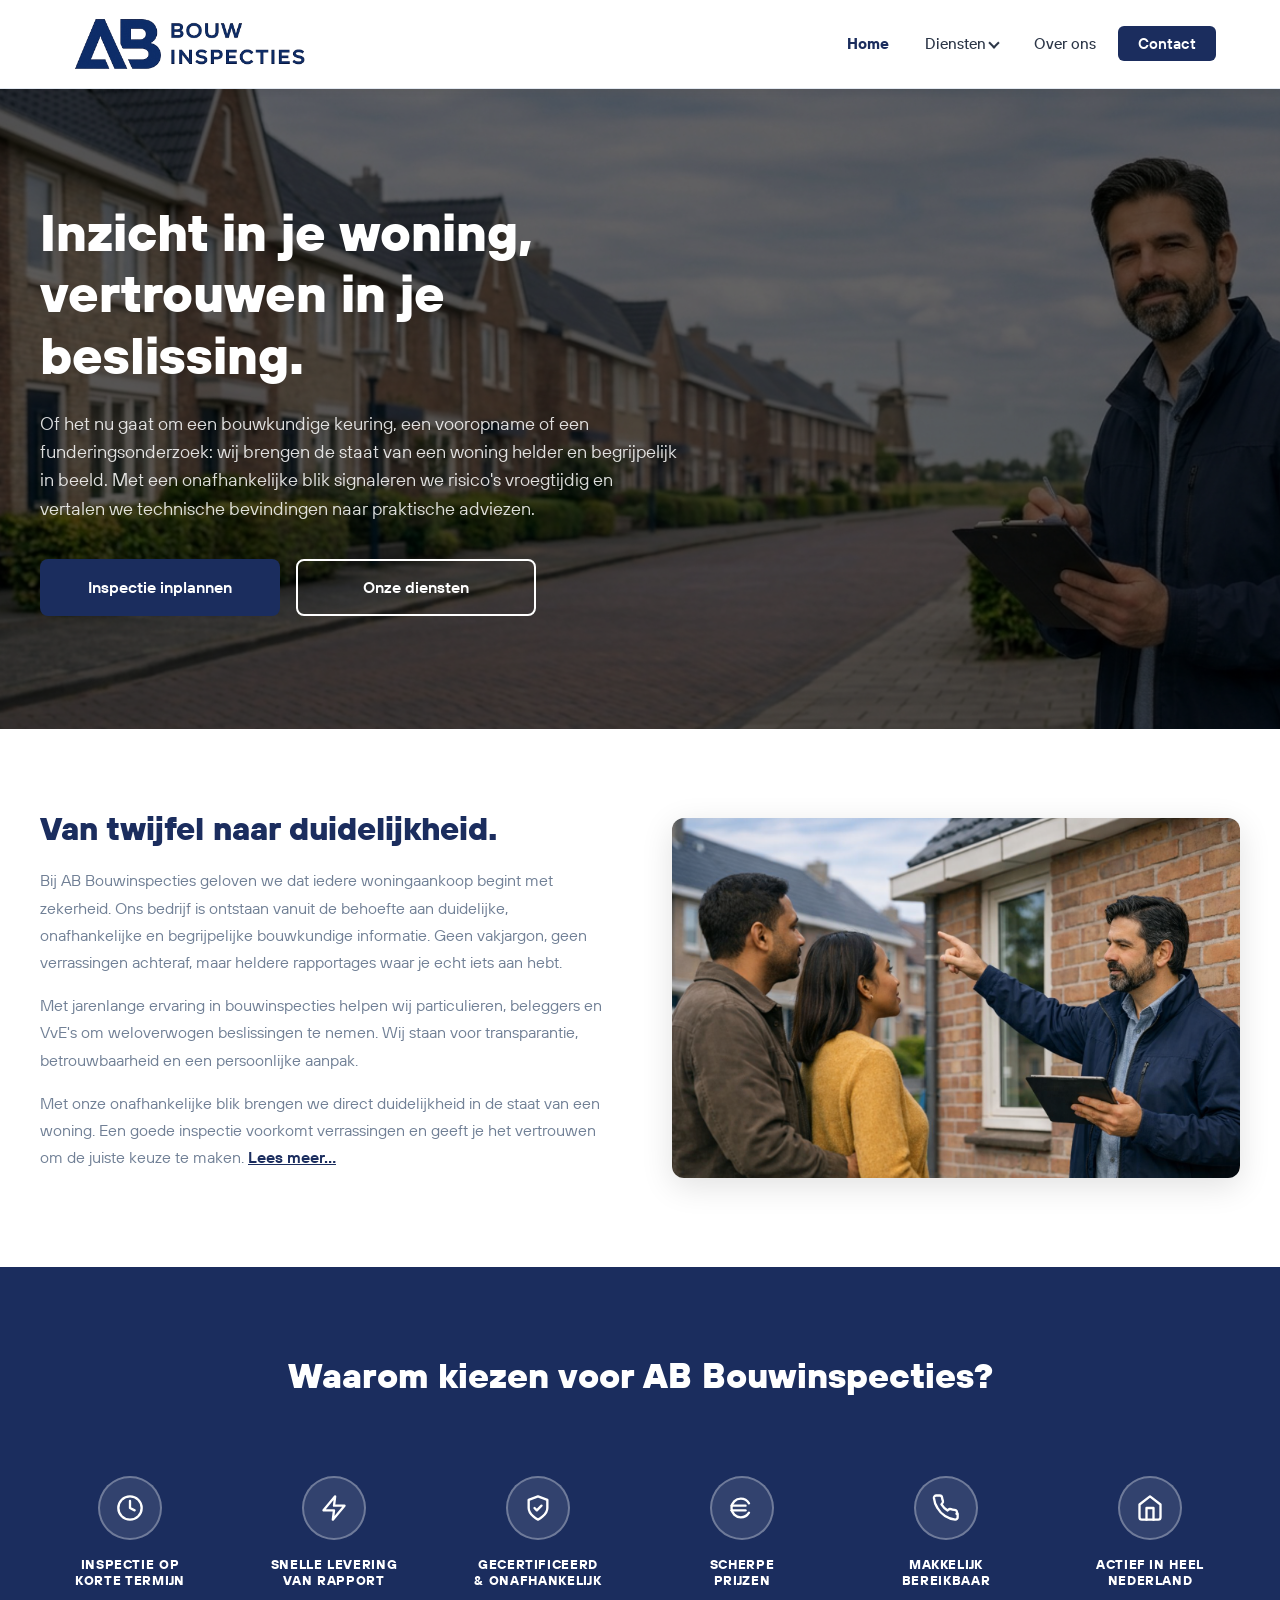
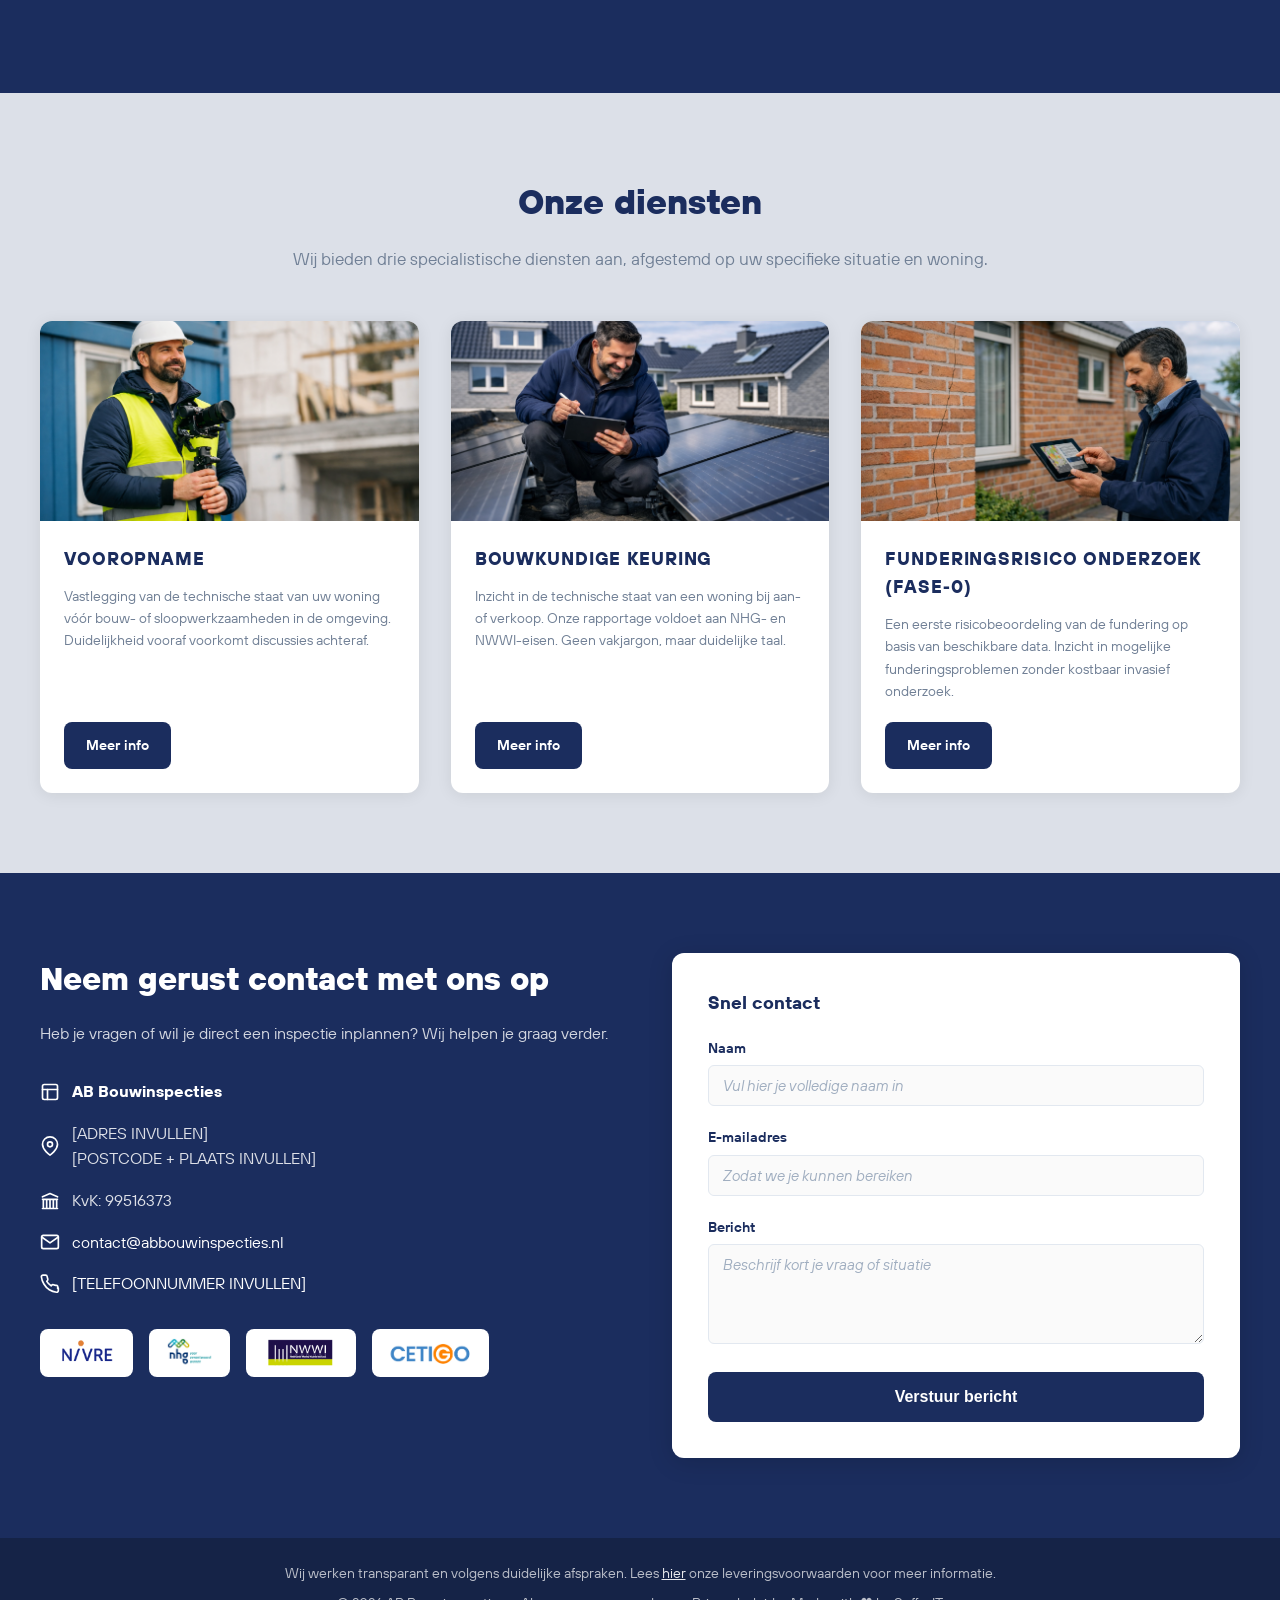
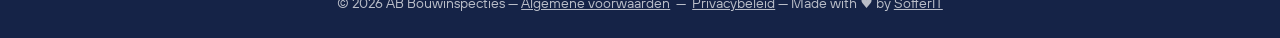
<file: index.html>
<!doctype html>
<!-- Website gemaakt door SofferIT (sofferit.nl) | Versie 1.0 -->
<html lang="nl">
  <head>
    <meta charset="UTF-8" />
    <meta name="viewport" content="width=device-width, initial-scale=1.0" />
    <title>AB Bouwinspecties – Inzicht in je woning, vertrouwen in je beslissing</title>
    <meta
      name="description"
      content="AB Bouwinspecties biedt bouwkundige keuringen, vooropnames en funderingsrisico onderzoek. Gecertificeerd, onafhankelijk en actief in heel Nederland."
    />
    <link rel="stylesheet" href="style.css" />
  </head>
  <body>
    <!-- NAVBAR -->
    <nav class="navbar">
      <div class="navbar-inner">
        <a href="index.html" class="logo">
          <img src="afbeeldingen/logo.png" alt="AB Bouwinspecties" class="logo-img" />
        </a>
        <ul class="nav-links">
          <li><a href="index.html" class="active">Home</a></li>
          <li class="dropdown">
            <a href="#">Diensten</a>
            <ul class="dropdown-menu">
              <li><a href="vooropname.html">Vooropname</a></li>
              <li><a href="bouwkundige-keuring.html">Bouwkundige keuring</a></li>
              <li><a href="funderingsrisico.html">Funderingsrisico onderzoek</a></li>
            </ul>
          </li>
          <li><a href="over-ons.html">Over ons</a></li>
          <li><a href="contact.html" class="nav-cta">Contact</a></li>
        </ul>
        <button class="hamburger" onclick="toggleMenu()" aria-label="Menu">
          <span></span>
          <span></span>
          <span></span>
        </button>
      </div>
      <div class="mobile-menu" id="mobileMenu">
        <a href="index.html">Home</a>
        <span
          style="
            display: block;
            padding: 12px 0 4px;
            font-size: 12px;
            font-weight: 700;
            letter-spacing: 0.08em;
            color: #718096;
            text-transform: uppercase;
          "
        >
          Diensten
        </span>
        <a href="vooropname.html" class="mobile-sub">Vooropname</a>
        <a href="bouwkundige-keuring.html" class="mobile-sub">Bouwkundige keuring</a>
        <a href="funderingsrisico.html" class="mobile-sub">Funderingsrisico onderzoek</a>
        <a href="over-ons.html">Over ons</a>
        <a href="contact.html">Contact</a>
      </div>
    </nav>

    <!-- HERO -->
    <section class="hero">
      <img class="hero-bg" src="afbeeldingen/homefoto-final.png" alt="" />
      <div class="hero-content">
        <h1>Inzicht in je woning, vertrouwen in je beslissing.</h1>
        <p>
          Of het nu gaat om een bouwkundige keuring, een vooropname of een funderingsonderzoek: wij brengen de staat van een woning
          helder en begrijpelijk in beeld. Met een onafhankelijke blik signaleren we risico's vroegtijdig en vertalen we technische bevindingen
          naar praktische adviezen.
        </p>
        <div class="hero-btns">
          <a href="contact.html" class="btn btn-primary">Inspectie inplannen</a>
          <a href="#diensten" class="btn btn-outline">Onze diensten</a>
        </div>
      </div>
    </section>

    <!-- ABOUT SPLIT -->
    <section class="section">
      <div class="container">
        <div class="split">
          <div class="split-text">
            <h2>Van twijfel naar duidelijkheid.</h2>
            <p>
              Bij AB Bouwinspecties geloven we dat iedere woningaankoop begint met zekerheid. Ons bedrijf is ontstaan
              vanuit de behoefte aan duidelijke, onafhankelijke en begrijpelijke bouwkundige informatie. Geen vakjargon,
              geen verrassingen achteraf, maar heldere rapportages waar je echt iets aan hebt.
            </p>
            <p>
              Met jarenlange ervaring in bouwinspecties helpen wij particulieren, beleggers en VvE's om
              weloverwogen beslissingen te nemen. Wij staan voor transparantie, betrouwbaarheid en een
              persoonlijke aanpak.
            </p>
            <p>
              Met onze onafhankelijke blik brengen we direct duidelijkheid in de staat van een woning. Een goede
              inspectie voorkomt verrassingen en geeft je het vertrouwen om de juiste keuze te maken.
              <a href="over-ons.html" class="link">Lees meer…</a>
            </p>
          </div>
          <img src="afbeeldingen/home-extra.png" alt="Bouwkundig inspecteur aan het werk" />
        </div>
      </div>
    </section>

    <!-- USP SECTION -->
    <section class="section section-navy">
      <div class="container">
        <h2 class="section-title text-center" style="color: white; margin-bottom: 48px">
          Waarom kiezen voor AB Bouwinspecties?
        </h2>
        <div class="usp-grid">
          <div class="usp-item">
            <div class="usp-icon">
              <svg viewBox="0 0 24 24" stroke-width="2" stroke-linecap="round" stroke-linejoin="round">
                <circle cx="12" cy="12" r="10" />
                <polyline points="12 6 12 12 16 14" />
              </svg>
            </div>
            <p>
              Inspectie op
              <br />
              korte termijn
            </p>
          </div>
          <div class="usp-item">
            <div class="usp-icon">
              <svg viewBox="0 0 24 24" stroke-width="2" stroke-linecap="round" stroke-linejoin="round">
                <polygon points="13 2 3 14 12 14 11 22 21 10 12 10 13 2" />
              </svg>
            </div>
            <p>
              Snelle levering
              <br />
              van rapport
            </p>
          </div>
          <div class="usp-item">
            <div class="usp-icon">
              <svg viewBox="0 0 24 24" stroke-width="2" stroke-linecap="round" stroke-linejoin="round">
                <path d="M12 22s8-4 8-10V5l-8-3-8 3v7c0 6 8 10 8 10z" />
                <polyline points="9 12 11 14 15 10" />
              </svg>
            </div>
            <p>
              Gecertificeerd
              <br />
              &amp; onafhankelijk
            </p>
          </div>
          <div class="usp-item">
            <div class="usp-icon">
              <svg viewBox="0 0 24 24" stroke-width="2" stroke-linecap="round" stroke-linejoin="round">
                <path d="M18 8C16.5 5.5 14 4 11 4a8 8 0 0 0 0 16c3 0 5.5-1.5 7-4" />
                <line x1="3" y1="10" x2="15" y2="10" />
                <line x1="3" y1="14" x2="15" y2="14" />
              </svg>
            </div>
            <p>
              Scherpe
              <br />
              prijzen
            </p>
          </div>
          <div class="usp-item">
            <div class="usp-icon">
              <svg viewBox="0 0 24 24" stroke-width="2" stroke-linecap="round" stroke-linejoin="round">
                <path
                  d="M22 16.92v3a2 2 0 0 1-2.18 2 19.79 19.79 0 0 1-8.63-3.07A19.5 19.5 0 0 1 4.69 12a19.79 19.79 0 0 1-3.07-8.67A2 2 0 0 1 3.6 1.27h3a2 2 0 0 1 2 1.72c.127.96.361 1.903.7 2.81a2 2 0 0 1-.45 2.11L8.09 8.91a16 16 0 0 0 5.27 5.27l.75-.75a2 2 0 0 1 2.11-.45c.907.339 1.85.573 2.81.7A2 2 0 0 1 21 16.92z"
                />
              </svg>
            </div>
            <p>
              Makkelijk
              <br />
              bereikbaar
            </p>
          </div>
          <div class="usp-item">
            <div class="usp-icon">
              <svg viewBox="0 0 24 24" stroke-width="2" stroke-linecap="round" stroke-linejoin="round">
                <path d="M3 9l9-7 9 7v11a2 2 0 0 1-2 2H5a2 2 0 0 1-2-2z" />
                <polyline points="9 22 9 12 15 12 15 22" />
              </svg>
            </div>
            <p>
              Actief in heel
              <br />
              Nederland
            </p>
          </div>
        </div>
      </div>
    </section>

    <!-- DIENSTEN -->
    <section class="section section-gray" id="diensten">
      <div class="container">
        <h2 class="section-title text-center">Onze diensten</h2>
        <p class="section-subtitle centered text-center">
          Wij bieden drie specialistische diensten aan, afgestemd op uw specifieke situatie en woning.
        </p>
        <div class="diensten-grid">
          <div class="dienst-card">
            <img src="afbeeldingen/afbeelding-vooropname.png" alt="Vooropname inspectie" />
            <div class="dienst-card-body">
              <h3>Vooropname</h3>
              <p>
                Vastlegging van de technische staat van uw woning vóór bouw- of sloopwerkzaamheden in de omgeving.
                Duidelijkheid vooraf voorkomt discussies achteraf.
              </p>
              <a href="vooropname.html" class="btn btn-primary">Meer info</a>
            </div>
          </div>
          <div class="dienst-card">
            <img src="afbeeldingen/bouwkundige-keuring.png" alt="Bouwkundige keuring" />
            <div class="dienst-card-body">
              <h3>Bouwkundige keuring</h3>
              <p>
                Inzicht in de technische staat van een woning bij aan- of verkoop. Onze rapportage voldoet aan NHG- en
                NWWI-eisen. Geen vakjargon, maar duidelijke taal.
              </p>
              <a href="bouwkundige-keuring.html" class="btn btn-primary">Meer info</a>
            </div>
          </div>
          <div class="dienst-card">
            <img src="afbeeldingen/afbeelding-funderingsonderzoek.png" alt="Funderingsrisico onderzoek" />
            <div class="dienst-card-body">
              <h3>Funderingsrisico onderzoek (Fase‑0)</h3>
              <p>
                Een eerste risicobeoordeling van de fundering op basis van beschikbare data. Inzicht in mogelijke
                funderingsproblemen zonder kostbaar invasief onderzoek.
              </p>
              <a href="funderingsrisico.html" class="btn btn-primary">Meer info</a>
            </div>
          </div>
        </div>
      </div>
    </section>

    <!-- CONTACT STRIP -->
    <section class="section section-navy">
      <div class="container">
        <div class="contact-split">
          <div class="contact-info">
            <h2>Neem gerust contact met ons op</h2>
            <p>Heb je vragen of wil je direct een inspectie inplannen? Wij helpen je graag verder.</p>
            <div class="contact-detail">
              <svg viewBox="0 0 24 24" stroke-width="2" stroke-linecap="round" stroke-linejoin="round">
                <rect x="3" y="3" width="18" height="18" rx="2" ry="2" />
                <line x1="3" y1="9" x2="21" y2="9" />
                <line x1="9" y1="21" x2="9" y2="9" />
              </svg>
              <span style="color: white; font-weight: 700">AB Bouwinspecties</span>
            </div>
            <div class="contact-detail">
              <svg viewBox="0 0 24 24" stroke-width="2" stroke-linecap="round" stroke-linejoin="round">
                <path d="M21 10c0 7-9 13-9 13S3 17 3 10a9 9 0 0 1 18 0z" />
                <circle cx="12" cy="10" r="3" />
              </svg>
              <span style="color: rgba(255,255,255,0.85)">
                [ADRES INVULLEN]<br />
                [POSTCODE + PLAATS INVULLEN]
              </span>
            </div>
            <div class="contact-detail">
              <svg viewBox="0 0 24 24" stroke-width="2" stroke-linecap="round" stroke-linejoin="round">
                <path d="M3 21h18M3 10h18M3 7l9-4 9 4M4 10v11M8 10v11M12 10v11M16 10v11M20 10v11" />
              </svg>
              <span style="color: rgba(255,255,255,0.85)">KvK: 99516373</span>
            </div>
            <div class="contact-detail">
              <svg viewBox="0 0 24 24" stroke-width="2" stroke-linecap="round" stroke-linejoin="round">
                <path d="M4 4h16c1.1 0 2 .9 2 2v12c0 1.1-.9 2-2 2H4c-1.1 0-2-.9-2-2V6c0-1.1.9-2 2-2z" />
                <polyline points="22,6 12,13 2,6" />
              </svg>
              <a href="mailto:contact@abbouwinspecties.nl" style="color: white">contact@abbouwinspecties.nl</a>
            </div>
            <div class="contact-detail">
              <svg viewBox="0 0 24 24" stroke-width="2" stroke-linecap="round" stroke-linejoin="round">
                <path
                  d="M22 16.92v3a2 2 0 0 1-2.18 2 19.79 19.79 0 0 1-8.63-3.07A19.5 19.5 0 0 1 4.69 12a19.79 19.79 0 0 1-3.07-8.67A2 2 0 0 1 3.6 1.27h3a2 2 0 0 1 2 1.72c.127.96.361 1.903.7 2.81a2 2 0 0 1-.45 2.11L8.09 8.91a16 16 0 0 0 5.27 5.27l.75-.75a2 2 0 0 1 2.11-.45c.907.339 1.85.573 2.81.7A2 2 0 0 1 21 16.92z"
                />
              </svg>
              <a href="tel:+31123456789" style="color: white">[TELEFOONNUMMER INVULLEN]</a>
            </div>
            <div class="cert-logos">
              <img src="afbeeldingen/nivre-new.png" alt="NIVRE gecertificeerd" />
              <img src="afbeeldingen/nhg.png" alt="NHG erkend" />
              <img src="afbeeldingen/nwwi.png" alt="NWWI erkend" />
              <img src="afbeeldingen/cetigo.png" alt="Cetigo gecertificeerd" />
            </div>
          </div>
          <div class="form-card">
            <h3 style="color: var(--navy); font-size: 1.1rem; font-weight: 700; margin-bottom: 20px">Snel contact</h3>
            <form onsubmit="submitQuickForm(event)">
              <div class="form-group">
                <label for="qNaam">Naam</label>
                <input type="text" id="qNaam" placeholder="Vul hier je volledige naam in" required />
              </div>
              <div class="form-group">
                <label for="qEmail">E-mailadres</label>
                <input type="email" id="qEmail" placeholder="Zodat we je kunnen bereiken" required />
              </div>
              <div class="form-group">
                <label for="qBericht">Bericht</label>
                <textarea id="qBericht" placeholder="Beschrijf kort je vraag of situatie" rows="3" required></textarea>
              </div>
              <button type="submit" class="btn btn-primary" style="width: 100%">Verstuur bericht</button>
              <div class="form-success" id="quickSuccess">Bedankt! We nemen zo snel mogelijk contact met je op.</div>
            </form>
          </div>
        </div>
      </div>
    </section>

    <!-- FOOTER -->
    <footer>
      <p>
        Wij werken transparant en volgens duidelijke afspraken. Lees
        <a href="leveringsvoorwaarden.html">hier</a>
        onze leveringsvoorwaarden voor meer informatie.
      </p>
      <p style="margin-top: 8px">
        &copy;
        <span id="footer-year"></span>
        AB Bouwinspecties &mdash;
        <a href="algemene-voorwaarden.html" style="color: inherit; text-decoration: underline">Algemene voorwaarden</a>
        &nbsp;&mdash;&nbsp;
        <a href="privacybeleid.html" style="color: inherit; text-decoration: underline">Privacybeleid</a>
        &mdash; Made with &hearts; by
        <a href="https://sofferit.nl" target="_blank" style="color: inherit; text-decoration: underline">SofferIT</a>
      </p>
    </footer>

    <script>
      document.getElementById("footer-year").textContent = new Date().getFullYear();
      function toggleMenu() {
        document.getElementById("mobileMenu").classList.toggle("open");
      }

      function submitQuickForm(e) {
        e.preventDefault();
        document.getElementById("quickSuccess").style.display = "block";
        e.target.reset();
      }
    </script>
  </body>
</html>
</file>
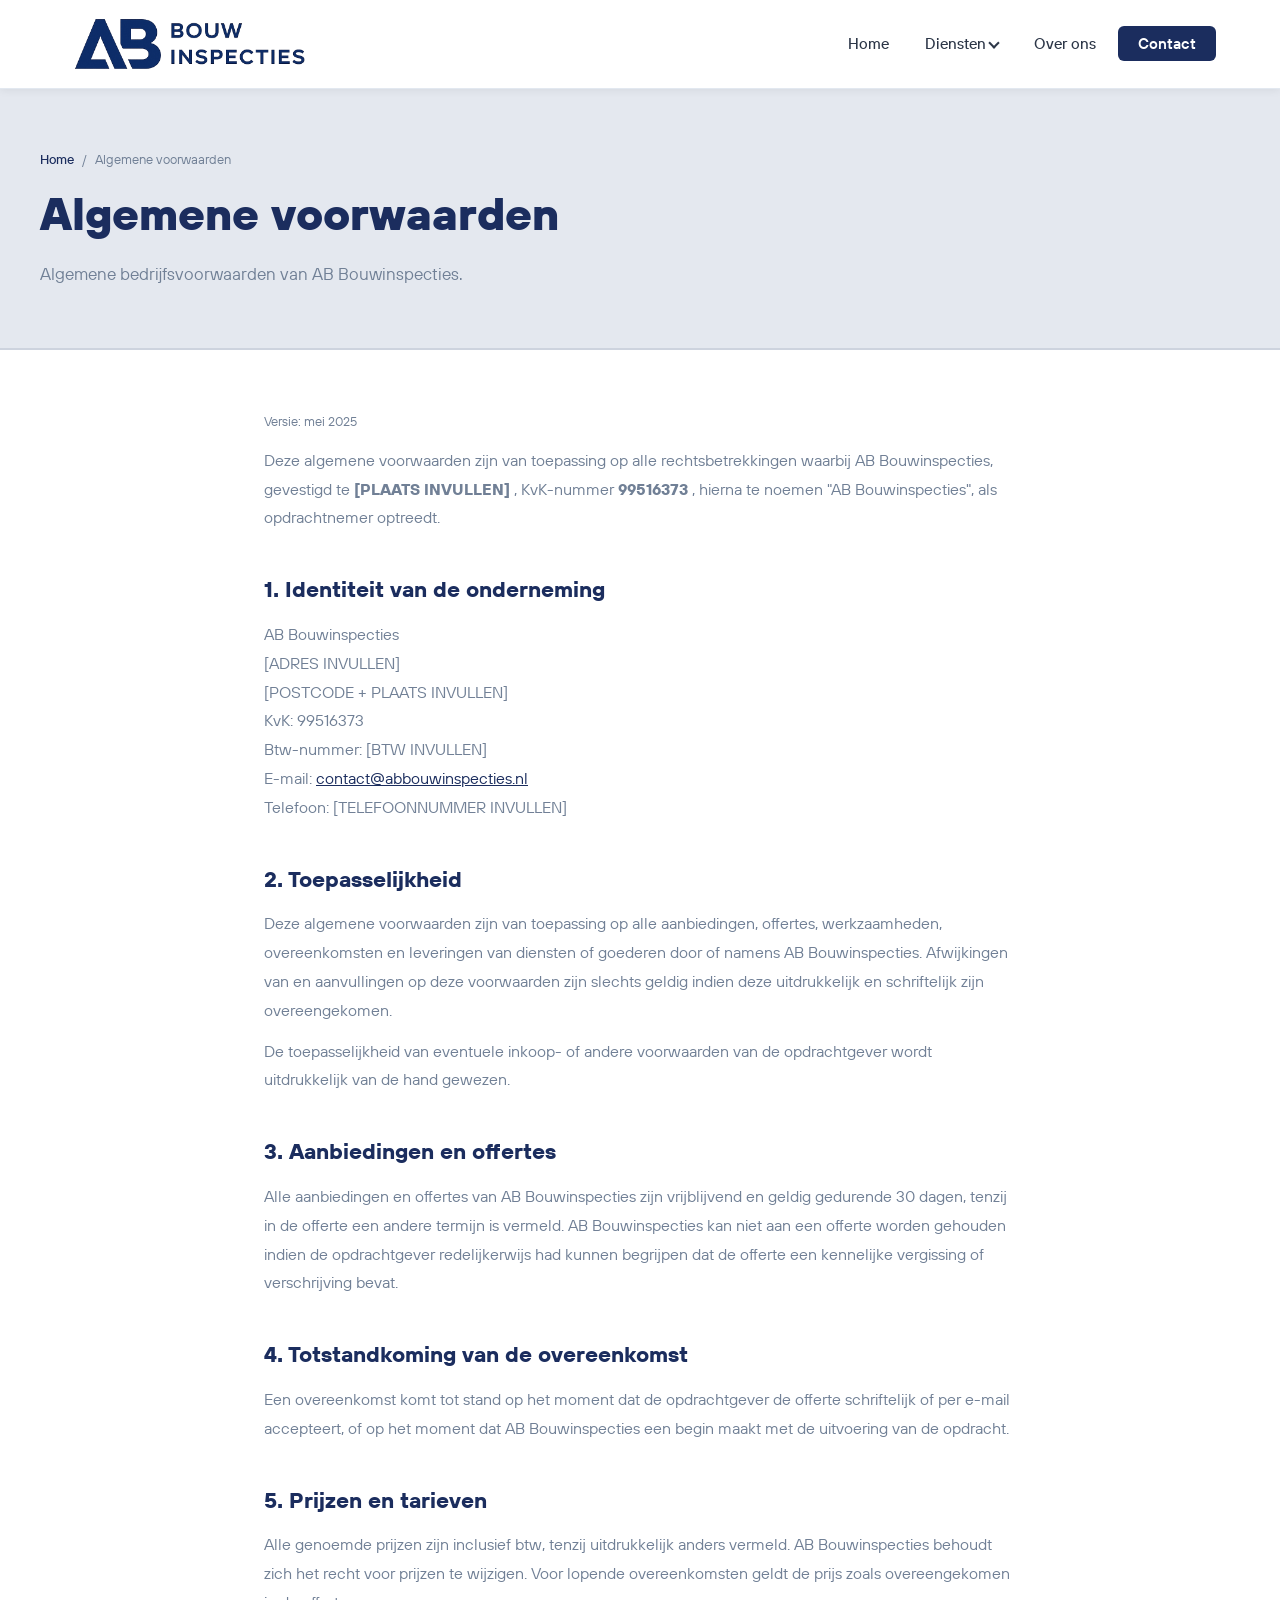
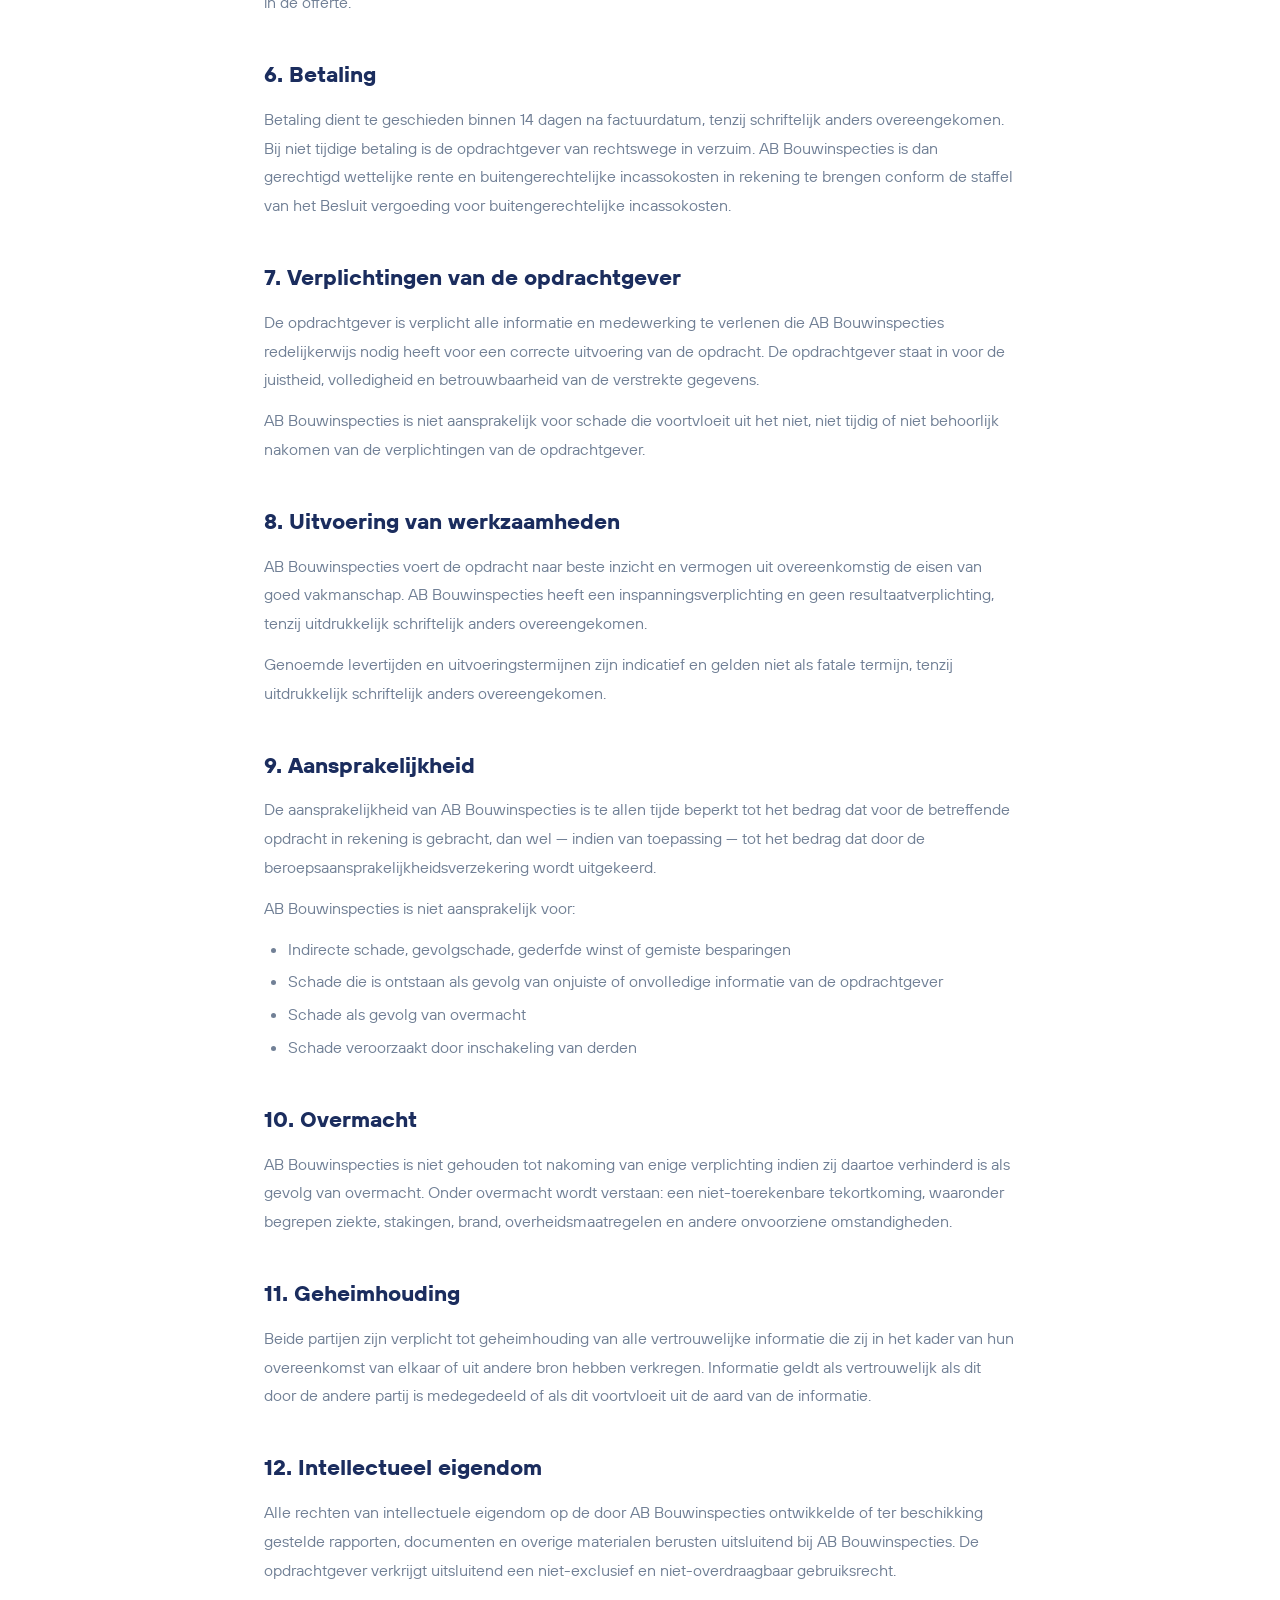
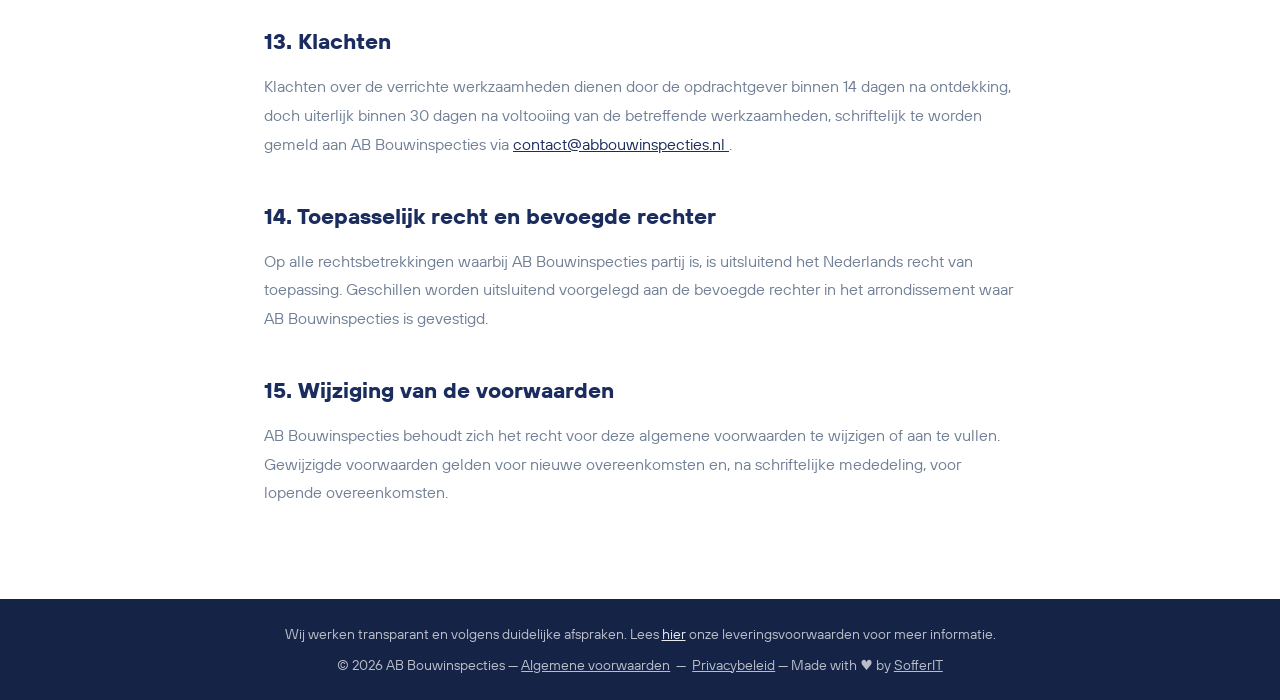
<file: algemene-voorwaarden.html>
<!doctype html>
<!-- Website gemaakt door SofferIT (sofferit.nl) | Versie 1.0 -->
<html lang="nl">
  <head>
    <meta charset="UTF-8" />
    <meta name="viewport" content="width=device-width, initial-scale=1.0" />
    <title>Algemene voorwaarden – AB Bouwinspecties</title>
    <meta
      name="description"
      content="Algemene voorwaarden van AB Bouwinspecties. Lees onze algemene bedrijfsvoorwaarden."
    />
    <link rel="stylesheet" href="style.css" />
    <style>
      .legal-content {
        max-width: 800px;
        margin: 0 auto;
        padding: 60px 24px 80px;
      }
      .legal-content h2 {
        font-size: 1.4rem;
        font-weight: 700;
        color: var(--navy);
        margin: 40px 0 12px;
      }
      .legal-content h3 {
        font-size: 1.1rem;
        font-weight: 700;
        color: var(--navy);
        margin: 24px 0 8px;
      }
      .legal-content p {
        color: var(--text-light);
        line-height: 1.8;
        margin-bottom: 12px;
      }
      .legal-content ul {
        list-style: disc;
        padding-left: 24px;
        color: var(--text-light);
        line-height: 1.8;
        margin-bottom: 12px;
      }
      .legal-content ul li {
        margin-bottom: 4px;
      }
      .legal-meta {
        font-size: 13px;
        color: var(--text-light);
        margin-bottom: 40px;
      }
    </style>
  </head>
  <body>
    <!-- NAVBAR -->
    <nav class="navbar">
      <div class="navbar-inner">
        <a href="index.html" class="logo">
          <img src="afbeeldingen/logo.png" alt="AB Bouwinspecties" class="logo-img" />
        </a>
        <ul class="nav-links">
          <li><a href="index.html">Home</a></li>
          <li class="dropdown">
            <a href="#">Diensten</a>
            <ul class="dropdown-menu">
              <li><a href="vooropname.html">Vooropname</a></li>
              <li><a href="bouwkundige-keuring.html">Bouwkundige keuring</a></li>
              <li><a href="funderingsrisico.html">Funderingsrisico onderzoek</a></li>
            </ul>
          </li>
          <li><a href="over-ons.html">Over ons</a></li>
          <li><a href="contact.html" class="nav-cta">Contact</a></li>
        </ul>
        <button class="hamburger" onclick="toggleMenu()" aria-label="Menu">
          <span></span>
          <span></span>
          <span></span>
        </button>
      </div>
      <div class="mobile-menu" id="mobileMenu">
        <a href="index.html">Home</a>
        <span
          style="
            display: block;
            padding: 12px 0 4px;
            font-size: 12px;
            font-weight: 700;
            letter-spacing: 0.08em;
            color: #718096;
            text-transform: uppercase;
          "
        >
          Diensten
        </span>
        <a href="vooropname.html" class="mobile-sub">Vooropname</a>
        <a href="bouwkundige-keuring.html" class="mobile-sub">Bouwkundige keuring</a>
        <a href="funderingsrisico.html" class="mobile-sub">Funderingsrisico onderzoek</a>
        <a href="over-ons.html">Over ons</a>
        <a href="contact.html">Contact</a>
      </div>
    </nav>

    <!-- PAGE HEADER -->
    <div class="page-header">
      <div class="container">
        <div class="breadcrumb">
          <a href="index.html">Home</a>
          <span>/</span>
          <span>Algemene voorwaarden</span>
        </div>
        <h1>Algemene voorwaarden</h1>
        <p>Algemene bedrijfsvoorwaarden van AB Bouwinspecties.</p>
      </div>
    </div>

    <!-- CONTENT -->
    <div class="legal-content">
      <p class="legal-meta">Versie: mei 2025</p>

      <p>
        Deze algemene voorwaarden zijn van toepassing op alle rechtsbetrekkingen waarbij AB Bouwinspecties,
        gevestigd te
        <strong>[PLAATS INVULLEN]</strong>
        , KvK-nummer
        <strong>99516373</strong>
        , hierna te noemen "AB Bouwinspecties", als opdrachtnemer optreedt.
      </p>

      <h2>1. Identiteit van de onderneming</h2>
      <p>
        AB Bouwinspecties
        <br />
        [ADRES INVULLEN]
        <br />
        [POSTCODE + PLAATS INVULLEN]
        <br />
        KvK: 99516373
        <br />
        Btw-nummer: [BTW INVULLEN]
        <br />
        E-mail:
        <a href="mailto:contact@abbouwinspecties.nl" style="color: var(--navy); text-decoration: underline">
          contact@abbouwinspecties.nl
        </a>
        <br />
        Telefoon: [TELEFOONNUMMER INVULLEN]
      </p>

      <h2>2. Toepasselijkheid</h2>
      <p>
        Deze algemene voorwaarden zijn van toepassing op alle aanbiedingen, offertes, werkzaamheden, overeenkomsten
        en leveringen van diensten of goederen door of namens AB Bouwinspecties. Afwijkingen van en aanvullingen op
        deze voorwaarden zijn slechts geldig indien deze uitdrukkelijk en schriftelijk zijn overeengekomen.
      </p>
      <p>
        De toepasselijkheid van eventuele inkoop- of andere voorwaarden van de opdrachtgever wordt uitdrukkelijk van
        de hand gewezen.
      </p>

      <h2>3. Aanbiedingen en offertes</h2>
      <p>
        Alle aanbiedingen en offertes van AB Bouwinspecties zijn vrijblijvend en geldig gedurende 30 dagen, tenzij
        in de offerte een andere termijn is vermeld. AB Bouwinspecties kan niet aan een offerte worden gehouden indien
        de opdrachtgever redelijkerwijs had kunnen begrijpen dat de offerte een kennelijke vergissing of verschrijving
        bevat.
      </p>

      <h2>4. Totstandkoming van de overeenkomst</h2>
      <p>
        Een overeenkomst komt tot stand op het moment dat de opdrachtgever de offerte schriftelijk of per e-mail
        accepteert, of op het moment dat AB Bouwinspecties een begin maakt met de uitvoering van de opdracht.
      </p>

      <h2>5. Prijzen en tarieven</h2>
      <p>
        Alle genoemde prijzen zijn inclusief btw, tenzij uitdrukkelijk anders vermeld. AB Bouwinspecties behoudt
        zich het recht voor prijzen te wijzigen. Voor lopende overeenkomsten geldt de prijs zoals overeengekomen in
        de offerte.
      </p>

      <h2>6. Betaling</h2>
      <p>
        Betaling dient te geschieden binnen 14 dagen na factuurdatum, tenzij schriftelijk anders overeengekomen.
        Bij niet tijdige betaling is de opdrachtgever van rechtswege in verzuim. AB Bouwinspecties is dan
        gerechtigd wettelijke rente en buitengerechtelijke incassokosten in rekening te brengen conform de
        staffel van het Besluit vergoeding voor buitengerechtelijke incassokosten.
      </p>

      <h2>7. Verplichtingen van de opdrachtgever</h2>
      <p>
        De opdrachtgever is verplicht alle informatie en medewerking te verlenen die AB Bouwinspecties redelijkerwijs
        nodig heeft voor een correcte uitvoering van de opdracht. De opdrachtgever staat in voor de juistheid,
        volledigheid en betrouwbaarheid van de verstrekte gegevens.
      </p>
      <p>
        AB Bouwinspecties is niet aansprakelijk voor schade die voortvloeit uit het niet, niet tijdig of niet
        behoorlijk nakomen van de verplichtingen van de opdrachtgever.
      </p>

      <h2>8. Uitvoering van werkzaamheden</h2>
      <p>
        AB Bouwinspecties voert de opdracht naar beste inzicht en vermogen uit overeenkomstig de eisen van goed
        vakmanschap. AB Bouwinspecties heeft een inspanningsverplichting en geen resultaatverplichting, tenzij
        uitdrukkelijk schriftelijk anders overeengekomen.
      </p>
      <p>
        Genoemde levertijden en uitvoeringstermijnen zijn indicatief en gelden niet als fatale termijn, tenzij
        uitdrukkelijk schriftelijk anders overeengekomen.
      </p>

      <h2>9. Aansprakelijkheid</h2>
      <p>
        De aansprakelijkheid van AB Bouwinspecties is te allen tijde beperkt tot het bedrag dat voor de betreffende
        opdracht in rekening is gebracht, dan wel — indien van toepassing — tot het bedrag dat door de
        beroepsaansprakelijkheidsverzekering wordt uitgekeerd.
      </p>
      <p>AB Bouwinspecties is niet aansprakelijk voor:</p>
      <ul>
        <li>Indirecte schade, gevolgschade, gederfde winst of gemiste besparingen</li>
        <li>Schade die is ontstaan als gevolg van onjuiste of onvolledige informatie van de opdrachtgever</li>
        <li>Schade als gevolg van overmacht</li>
        <li>Schade veroorzaakt door inschakeling van derden</li>
      </ul>

      <h2>10. Overmacht</h2>
      <p>
        AB Bouwinspecties is niet gehouden tot nakoming van enige verplichting indien zij daartoe verhinderd is als
        gevolg van overmacht. Onder overmacht wordt verstaan: een niet-toerekenbare tekortkoming, waaronder begrepen
        ziekte, stakingen, brand, overheidsmaatregelen en andere onvoorziene omstandigheden.
      </p>

      <h2>11. Geheimhouding</h2>
      <p>
        Beide partijen zijn verplicht tot geheimhouding van alle vertrouwelijke informatie die zij in het kader van
        hun overeenkomst van elkaar of uit andere bron hebben verkregen. Informatie geldt als vertrouwelijk als dit
        door de andere partij is medegedeeld of als dit voortvloeit uit de aard van de informatie.
      </p>

      <h2>12. Intellectueel eigendom</h2>
      <p>
        Alle rechten van intellectuele eigendom op de door AB Bouwinspecties ontwikkelde of ter beschikking gestelde
        rapporten, documenten en overige materialen berusten uitsluitend bij AB Bouwinspecties. De opdrachtgever
        verkrijgt uitsluitend een niet-exclusief en niet-overdraagbaar gebruiksrecht.
      </p>

      <h2>13. Klachten</h2>
      <p>
        Klachten over de verrichte werkzaamheden dienen door de opdrachtgever binnen 14 dagen na ontdekking,
        doch uiterlijk binnen 30 dagen na voltooiing van de betreffende werkzaamheden, schriftelijk te worden
        gemeld aan AB Bouwinspecties via
        <a href="mailto:contact@abbouwinspecties.nl" style="color: var(--navy); text-decoration: underline">
          contact@abbouwinspecties.nl
        </a>
        .
      </p>

      <h2>14. Toepasselijk recht en bevoegde rechter</h2>
      <p>
        Op alle rechtsbetrekkingen waarbij AB Bouwinspecties partij is, is uitsluitend het Nederlands recht van
        toepassing. Geschillen worden uitsluitend voorgelegd aan de bevoegde rechter in het arrondissement waar
        AB Bouwinspecties is gevestigd.
      </p>

      <h2>15. Wijziging van de voorwaarden</h2>
      <p>
        AB Bouwinspecties behoudt zich het recht voor deze algemene voorwaarden te wijzigen of aan te vullen.
        Gewijzigde voorwaarden gelden voor nieuwe overeenkomsten en, na schriftelijke mededeling, voor lopende
        overeenkomsten.
      </p>
    </div>

    <!-- FOOTER -->
    <footer>
      <p>
        Wij werken transparant en volgens duidelijke afspraken. Lees
        <a href="leveringsvoorwaarden.html">hier</a>
        onze leveringsvoorwaarden voor meer informatie.
      </p>
      <p style="margin-top: 8px">
        &copy;
        <span id="footer-year"></span>
        AB Bouwinspecties &mdash;
        <a href="algemene-voorwaarden.html" style="color: inherit; text-decoration: underline">Algemene voorwaarden</a>
        &nbsp;&mdash;&nbsp;
        <a href="privacybeleid.html" style="color: inherit; text-decoration: underline">Privacybeleid</a>
        &mdash; Made with &hearts; by
        <a href="https://sofferit.nl" target="_blank" style="color: inherit; text-decoration: underline">SofferIT</a>
      </p>
    </footer>

    <script>
      document.getElementById("footer-year").textContent = new Date().getFullYear();
      function toggleMenu() {
        document.getElementById("mobileMenu").classList.toggle("open");
      }
    </script>
  </body>
</html>
</file>
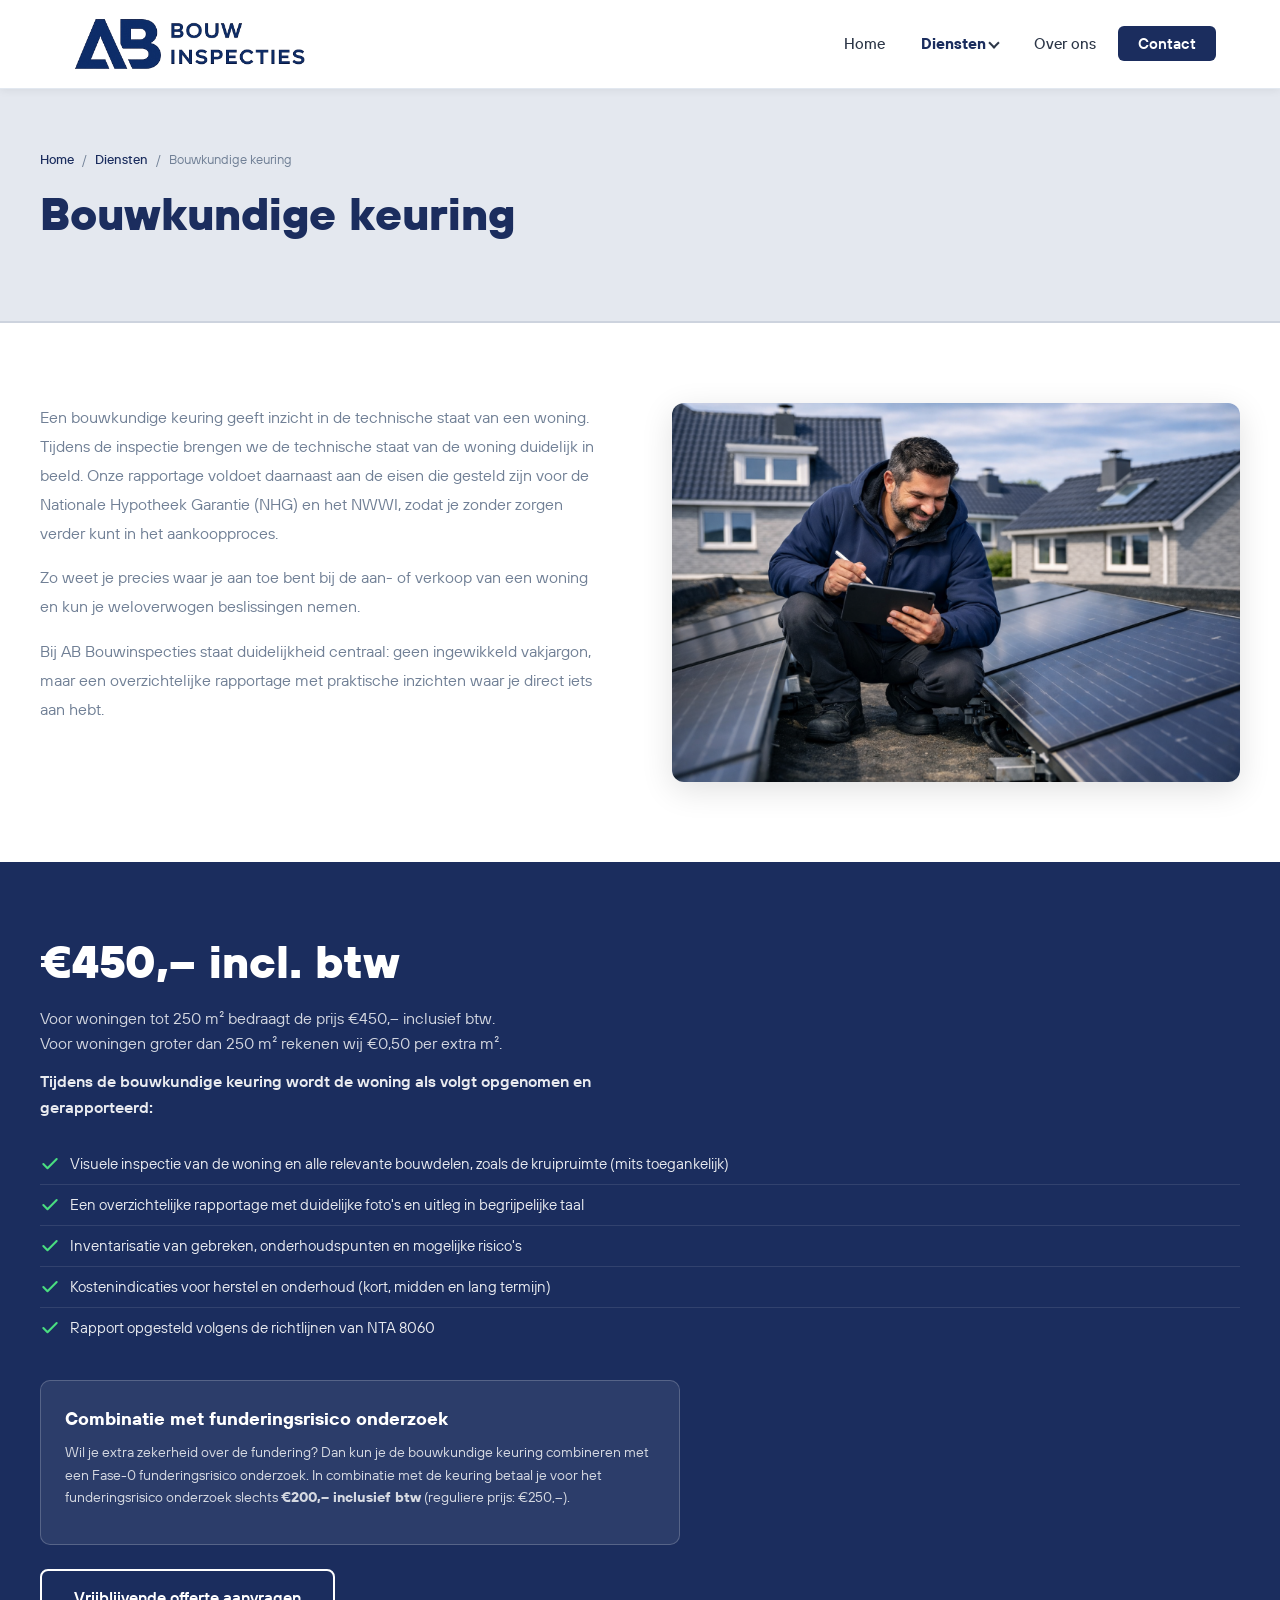
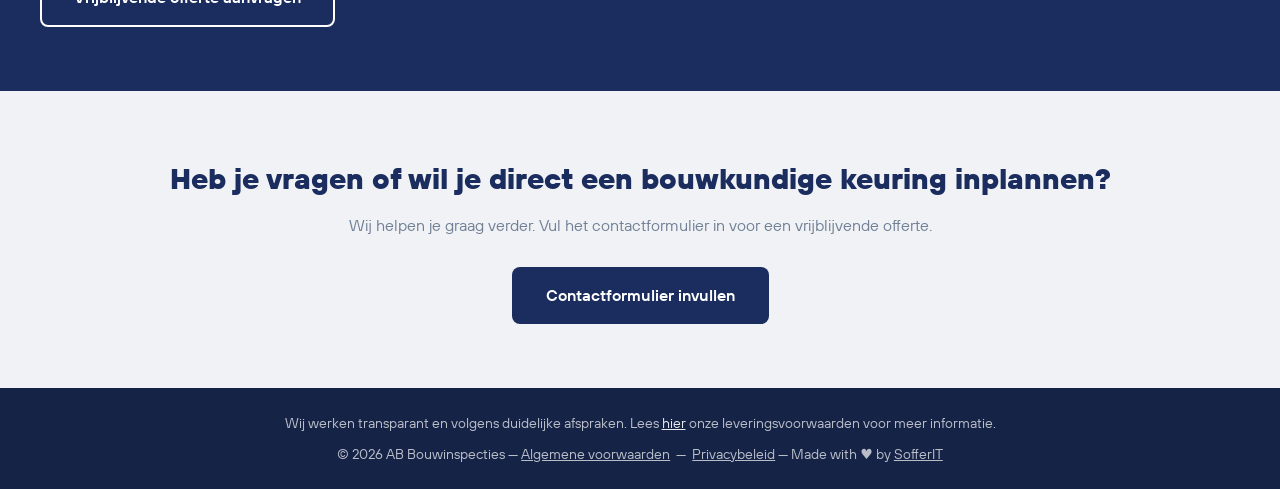
<file: bouwkundige-keuring.html>
<!doctype html>
<!-- Website gemaakt door SofferIT (sofferit.nl) | Versie 1.0 -->
<html lang="nl">
  <head>
    <meta charset="UTF-8" />
    <meta name="viewport" content="width=device-width, initial-scale=1.0" />
    <title>Bouwkundige keuring – AB Bouwinspecties</title>
    <meta
      name="description"
      content="Inzicht in de technische staat van een woning bij aan- of verkoop. NHG- en NWWI-erkend rapport. Vanaf €450 incl. btw."
    />
    <link rel="stylesheet" href="style.css" />
  </head>
  <body>
    <!-- NAVBAR -->
    <nav class="navbar">
      <div class="navbar-inner">
        <a href="index.html" class="logo">
          <img src="afbeeldingen/logo.png" alt="AB Bouwinspecties" class="logo-img" />
        </a>
        <ul class="nav-links">
          <li><a href="index.html">Home</a></li>
          <li class="dropdown">
            <a href="#" class="active">Diensten</a>
            <ul class="dropdown-menu">
              <li><a href="vooropname.html">Vooropname</a></li>
              <li>
                <a href="bouwkundige-keuring.html" style="font-weight: 700; color: #1b2d5e">Bouwkundige keuring</a>
              </li>
              <li><a href="funderingsrisico.html">Funderingsrisico onderzoek</a></li>
            </ul>
          </li>
          <li><a href="over-ons.html">Over ons</a></li>
          <li><a href="contact.html" class="nav-cta">Contact</a></li>
        </ul>
        <button class="hamburger" onclick="toggleMenu()" aria-label="Menu">
          <span></span>
          <span></span>
          <span></span>
        </button>
      </div>
      <div class="mobile-menu" id="mobileMenu">
        <a href="index.html">Home</a>
        <span
          style="
            display: block;
            padding: 12px 0 4px;
            font-size: 12px;
            font-weight: 700;
            letter-spacing: 0.08em;
            color: #718096;
            text-transform: uppercase;
          "
        >
          Diensten
        </span>
        <a href="vooropname.html" class="mobile-sub">Vooropname</a>
        <a href="bouwkundige-keuring.html" class="mobile-sub" style="font-weight: 700">Bouwkundige keuring</a>
        <a href="funderingsrisico.html" class="mobile-sub">Funderingsrisico onderzoek</a>
        <a href="over-ons.html">Over ons</a>
        <a href="contact.html">Contact</a>
      </div>
    </nav>

    <!-- PAGE HEADER -->
    <div class="page-header">
      <div class="container">
        <div class="breadcrumb">
          <a href="index.html">Home</a>
          <span>/</span>
          <a href="#">Diensten</a>
          <span>/</span>
          <span>Bouwkundige keuring</span>
        </div>
        <h1>Bouwkundige keuring</h1>
      </div>
    </div>

    <!-- SERVICE DETAIL -->
    <div class="service-detail-wrap">
    <div class="service-detail">
      <div>
        <p>
          Een bouwkundige keuring geeft inzicht in de technische staat van een woning. Tijdens de inspectie brengen we
          de technische staat van de woning duidelijk in beeld. Onze rapportage voldoet daarnaast aan de eisen die
          gesteld zijn voor de Nationale Hypotheek Garantie (NHG) en het NWWI, zodat je zonder zorgen verder kunt in het
          aankoopproces.
        </p>
        <p>
          Zo weet je precies waar je aan toe bent bij de aan- of verkoop van een woning en kun je weloverwogen
          beslissingen nemen.
        </p>
        <p>
          Bij AB Bouwinspecties staat duidelijkheid centraal: geen ingewikkeld vakjargon, maar een overzichtelijke
          rapportage met praktische inzichten waar je direct iets aan hebt.
        </p>
      </div>
      <img
        src="afbeeldingen/bouwkundige-keuring.png"
        alt="Bouwkundige keuring woning"
      />
    </div>
    </div>

    <!-- PRIJS SECTION -->
    <section class="price-section">
      <div class="container">
        <p class="price-tag">€450,&ndash; incl. btw</p>
        <p>
          Voor woningen tot 250 m² bedraagt de prijs €450,&ndash; inclusief btw.
          <br />
          Voor woningen groter dan 250 m² rekenen wij €0,50 per extra m².
        </p>
        <p style="margin-top: 8px; font-weight: 600; color: rgba(255, 255, 255, 0.9)">
          Tijdens de bouwkundige keuring wordt de woning als volgt opgenomen en gerapporteerd:
        </p>
        <ul class="price-list">
          <li>Visuele inspectie van de woning en alle relevante bouwdelen, zoals de kruipruimte (mits toegankelijk)</li>
          <li>Een overzichtelijke rapportage met duidelijke foto's en uitleg in begrijpelijke taal</li>
          <li>Inventarisatie van gebreken, onderhoudspunten en mogelijke risico's</li>
          <li>Kostenindicaties voor herstel en onderhoud (kort, midden en lang termijn)</li>
          <li>Rapport opgesteld volgens de richtlijnen van NTA 8060</li>
        </ul>
        <div class="combo-box">
          <h4>Combinatie met funderingsrisico onderzoek</h4>
          <p>
            Wil je extra zekerheid over de fundering? Dan kun je de bouwkundige keuring combineren met een Fase-0
            funderingsrisico onderzoek. In combinatie met de keuring betaal je voor het funderingsrisico onderzoek
            slechts
            <strong>€200,&ndash; inclusief btw</strong>
            (reguliere prijs: €250,&ndash;).
          </p>
        </div>
        <a href="contact.html" class="btn btn-outline" style="margin-left: 0; margin-top: 24px; display: inline-block;">Vrijblijvende offerte aanvragen</a>
      </div>
    </section>

    <!-- CTA -->
    <div class="cta-banner">
      <div class="container">
        <h2>Heb je vragen of wil je direct een bouwkundige keuring inplannen?</h2>
        <p>Wij helpen je graag verder. Vul het contactformulier in voor een vrijblijvende offerte.</p>
        <a href="contact.html" class="btn btn-primary">Contactformulier invullen</a>
      </div>
    </div>

    <!-- FOOTER -->
    <footer>
      <p>
        Wij werken transparant en volgens duidelijke afspraken. Lees
        <a href="leveringsvoorwaarden.html">hier</a>
        onze leveringsvoorwaarden voor meer informatie.
      </p>
      <p style="margin-top: 8px">
        &copy;
        <span id="footer-year"></span>
        AB Bouwinspecties &mdash;
        <a href="algemene-voorwaarden.html" style="color: inherit; text-decoration: underline">Algemene voorwaarden</a>
        &nbsp;&mdash;&nbsp;
        <a href="privacybeleid.html" style="color: inherit; text-decoration: underline">Privacybeleid</a>
        &mdash; Made with &hearts; by
        <a href="https://sofferit.nl" target="_blank" style="color: inherit; text-decoration: underline">SofferIT</a>
      </p>
    </footer>

    <script>
      document.getElementById("footer-year").textContent = new Date().getFullYear();
      function toggleMenu() {
        document.getElementById("mobileMenu").classList.toggle("open");
      }
    </script>
  </body>
</html>
</file>
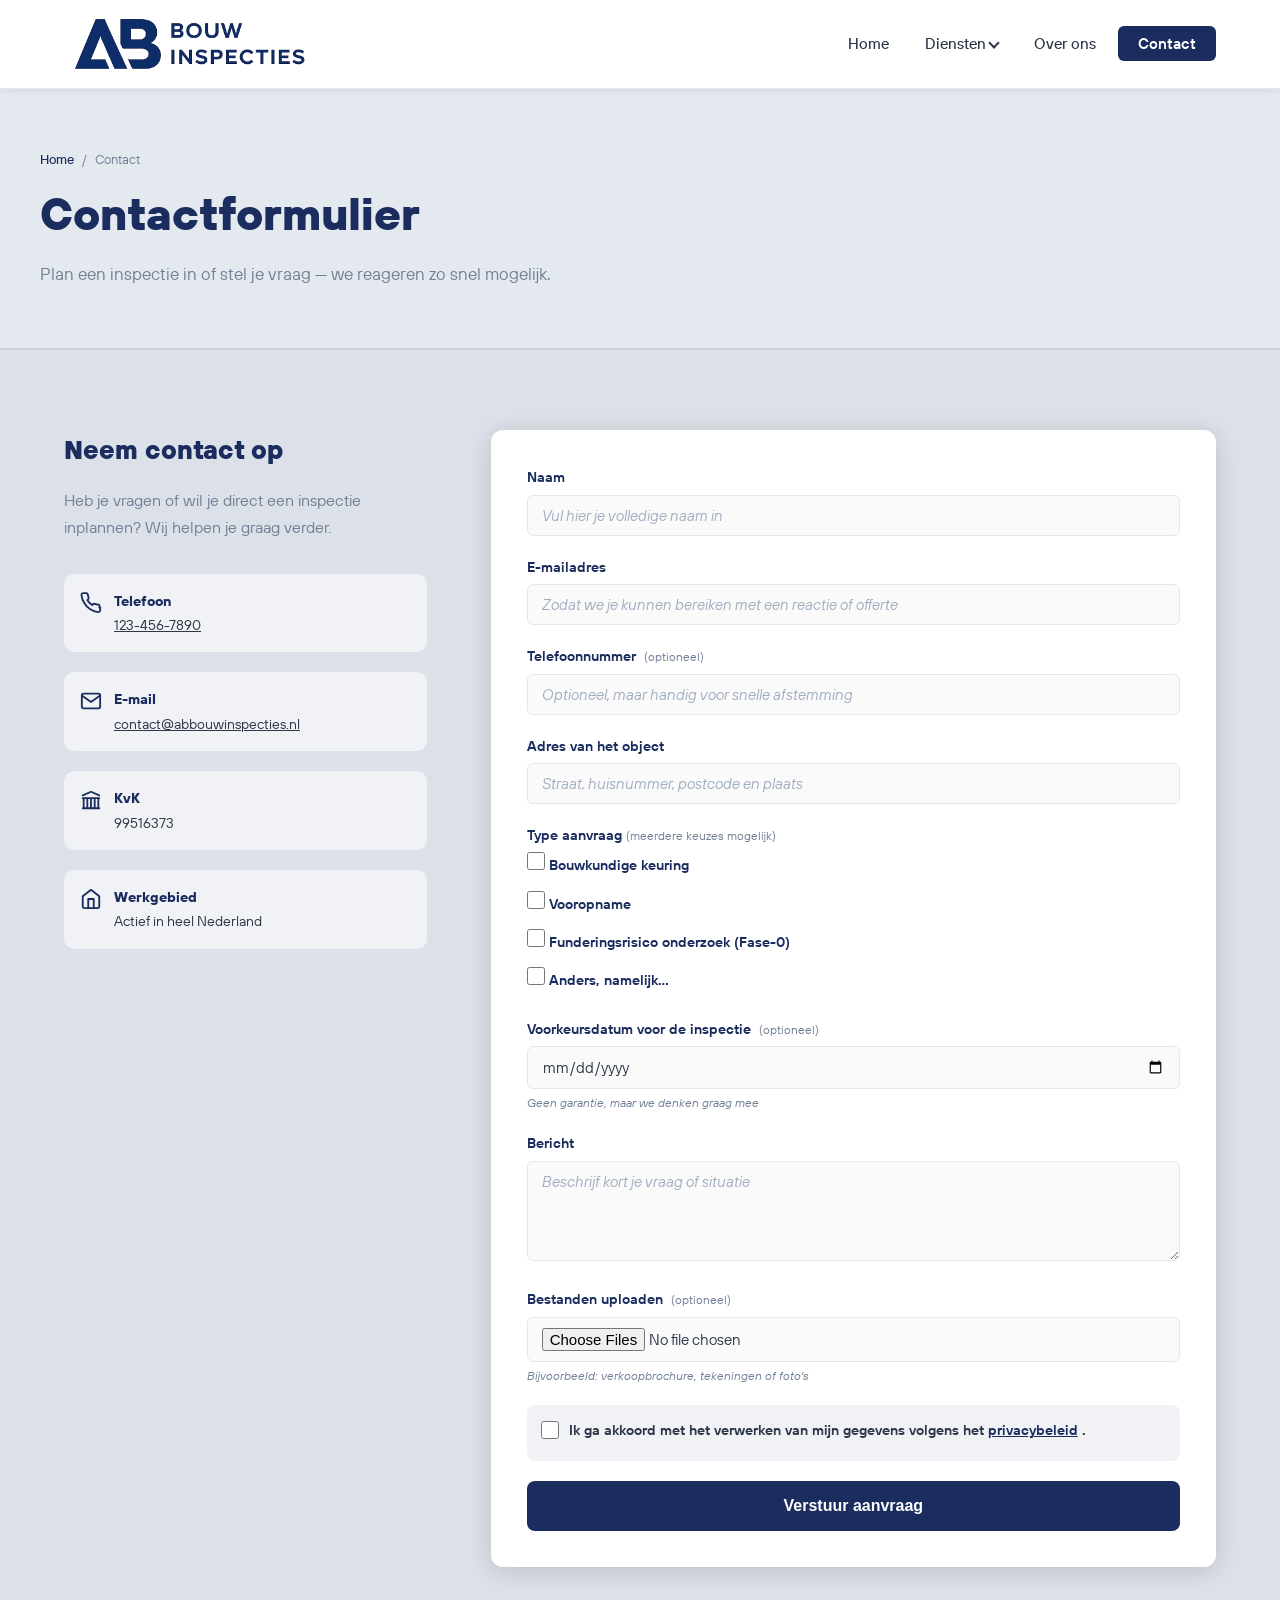
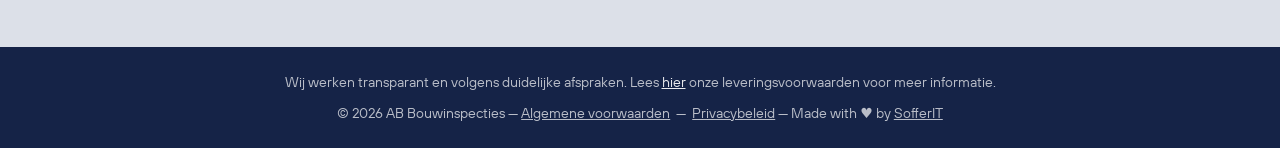
<file: contact.html>
<!doctype html>
<!-- Website gemaakt door SofferIT (sofferit.nl) | Versie 1.0 -->
<html lang="nl">
  <head>
    <meta charset="UTF-8" />
    <meta name="viewport" content="width=device-width, initial-scale=1.0" />
    <title>Contactformulier – AB Bouwinspecties</title>
    <meta
      name="description"
      content="Neem contact op met AB Bouwinspecties. Plan een inspectie in of stel je vraag via ons contactformulier."
    />
    <link rel="stylesheet" href="style.css" />
    <style>
      .contact-page-wrap {
        background: #dce0e8;
      }

      .contact-page-layout {
        display: grid;
        grid-template-columns: 1fr 2fr;
        gap: 64px;
        max-width: 1200px;
        margin: 0 auto;
        padding: 80px 24px;
        align-items: start;
      }

      .contact-sidebar h2 {
        font-size: 1.6rem;
        font-weight: 800;
        color: var(--navy);
        margin-bottom: 16px;
      }

      .contact-sidebar p {
        color: var(--text-light);
        line-height: 1.7;
        margin-bottom: 32px;
      }

      .contact-sidebar-item {
        display: flex;
        gap: 12px;
        align-items: flex-start;
        margin-bottom: 20px;
        padding: 16px;
        background: var(--gray-bg);
        border-radius: 10px;
      }

      .contact-sidebar-item svg {
        width: 22px;
        height: 22px;
        stroke: var(--navy);
        fill: none;
        flex-shrink: 0;
        margin-top: 2px;
      }

      .contact-sidebar-item div {
        font-size: 14px;
      }

      .contact-sidebar-item strong {
        display: block;
        color: var(--navy);
        font-weight: 700;
        margin-bottom: 2px;
      }

      .contact-sidebar-item a {
        color: var(--text);
        text-decoration: underline;
      }

      @media (max-width: 900px) {
        .contact-page-layout {
          grid-template-columns: 1fr;
          gap: 40px;
          padding: 48px 24px;
        }
      }
    </style>
  </head>
  <body>
    <!-- NAVBAR -->
    <nav class="navbar">
      <div class="navbar-inner">
        <a href="index.html" class="logo">
          <img src="afbeeldingen/logo.png" alt="AB Bouwinspecties" class="logo-img" />
        </a>
        <ul class="nav-links">
          <li><a href="index.html">Home</a></li>
          <li class="dropdown">
            <a href="#">Diensten</a>
            <ul class="dropdown-menu">
              <li><a href="vooropname.html">Vooropname</a></li>
              <li><a href="bouwkundige-keuring.html">Bouwkundige keuring</a></li>
              <li><a href="funderingsrisico.html">Funderingsrisico onderzoek</a></li>
            </ul>
          </li>
          <li><a href="over-ons.html">Over ons</a></li>
          <li><a href="contact.html" class="nav-cta active">Contact</a></li>
        </ul>
        <button class="hamburger" onclick="toggleMenu()" aria-label="Menu">
          <span></span>
          <span></span>
          <span></span>
        </button>
      </div>
      <div class="mobile-menu" id="mobileMenu">
        <a href="index.html">Home</a>
        <span
          style="
            display: block;
            padding: 12px 0 4px;
            font-size: 12px;
            font-weight: 700;
            letter-spacing: 0.08em;
            color: #718096;
            text-transform: uppercase;
          "
        >
          Diensten
        </span>
        <a href="vooropname.html" class="mobile-sub">Vooropname</a>
        <a href="bouwkundige-keuring.html" class="mobile-sub">Bouwkundige keuring</a>
        <a href="funderingsrisico.html" class="mobile-sub">Funderingsrisico onderzoek</a>
        <a href="over-ons.html">Over ons</a>
        <a href="contact.html">Contact</a>
      </div>
    </nav>

    <!-- PAGE HEADER -->
    <div class="page-header">
      <div class="container">
        <div class="breadcrumb">
          <a href="index.html">Home</a>
          <span>/</span>
          <span>Contact</span>
        </div>
        <h1>Contactformulier</h1>
        <p>Plan een inspectie in of stel je vraag — we reageren zo snel mogelijk.</p>
      </div>
    </div>

    <!-- CONTACT LAYOUT -->
    <div class="contact-page-wrap">
    <div class="contact-page-layout">
      <!-- SIDEBAR -->
      <aside class="contact-sidebar">
        <h2>Neem contact op</h2>
        <p>Heb je vragen of wil je direct een inspectie inplannen? Wij helpen je graag verder.</p>

        <div class="contact-sidebar-item">
          <svg viewBox="0 0 24 24" stroke-width="2" stroke-linecap="round" stroke-linejoin="round">
            <path
              d="M22 16.92v3a2 2 0 0 1-2.18 2 19.79 19.79 0 0 1-8.63-3.07A19.5 19.5 0 0 1 4.69 12a19.79 19.79 0 0 1-3.07-8.67A2 2 0 0 1 3.6 1.27h3a2 2 0 0 1 2 1.72c.127.96.361 1.903.7 2.81a2 2 0 0 1-.45 2.11L8.09 8.91a16 16 0 0 0 5.27 5.27l.75-.75a2 2 0 0 1 2.11-.45c.907.339 1.85.573 2.81.7A2 2 0 0 1 21 16.92z"
            />
          </svg>
          <div>
            <strong>Telefoon</strong>
            <a href="tel:+31123456789">123-456-7890</a>
          </div>
        </div>

        <div class="contact-sidebar-item">
          <svg viewBox="0 0 24 24" stroke-width="2" stroke-linecap="round" stroke-linejoin="round">
            <path d="M4 4h16c1.1 0 2 .9 2 2v12c0 1.1-.9 2-2 2H4c-1.1 0-2-.9-2-2V6c0-1.1.9-2 2-2z" />
            <polyline points="22,6 12,13 2,6" />
          </svg>
          <div>
            <strong>E-mail</strong>
            <a href="mailto:contact@abbouwinspecties.nl">contact@abbouwinspecties.nl</a>
          </div>
        </div>

        <div class="contact-sidebar-item">
          <svg viewBox="0 0 24 24" stroke-width="2" stroke-linecap="round" stroke-linejoin="round">
            <path d="M3 21h18M3 10h18M3 7l9-4 9 4M4 10v11M8 10v11M12 10v11M16 10v11M20 10v11" />
          </svg>
          <div>
            <strong>KvK</strong>
            99516373
          </div>
        </div>

        <div class="contact-sidebar-item">
          <svg viewBox="0 0 24 24" stroke-width="2" stroke-linecap="round" stroke-linejoin="round">
            <path d="M3 9l9-7 9 7v11a2 2 0 0 1-2 2H5a2 2 0 0 1-2-2z" />
            <polyline points="9 22 9 12 15 12 15 22" />
          </svg>
          <div>
            <strong>Werkgebied</strong>
            Actief in heel Nederland
          </div>
        </div>
      </aside>

      <!-- FORM -->
      <main>
        <div class="form-card">
          <form id="contactForm" onsubmit="submitForm(event)" novalidate>
            <div class="form-group">
              <label for="naam">Naam</label>
              <input type="text" id="naam" name="naam" placeholder="Vul hier je volledige naam in" required />
            </div>

            <div class="form-group">
              <label for="email">E-mailadres</label>
              <input
                type="email"
                id="email"
                name="email"
                placeholder="Zodat we je kunnen bereiken met een reactie of offerte"
                required
              />
            </div>

            <div class="form-group">
              <label for="telefoon">
                Telefoonnummer
                <span class="optional">(optioneel)</span>
              </label>
              <input
                type="tel"
                id="telefoon"
                name="telefoon"
                placeholder="Optioneel, maar handig voor snelle afstemming"
              />
            </div>

            <div class="form-group">
              <label for="adres">Adres van het object</label>
              <input
                type="text"
                id="adres"
                name="adres"
                placeholder="Straat, huisnummer, postcode en plaats"
                required
              />
            </div>

            <div class="form-group">
              <label>
                Type aanvraag
                <span style="font-size: 12px; color: #718096; font-weight: 400">(meerdere keuzes mogelijk)</span>
              </label>
              <div class="checkbox-group">
                <label class="checkbox-item">
                  <input type="checkbox" name="dienst" value="bouwkundige-keuring" />
                  Bouwkundige keuring
                </label>
                <label class="checkbox-item">
                  <input type="checkbox" name="dienst" value="vooropname" />
                  Vooropname
                </label>
                <label class="checkbox-item">
                  <input type="checkbox" name="dienst" value="funderingsrisico" />
                  Funderingsrisico onderzoek (Fase-0)
                </label>
                <label class="checkbox-item" id="andersLabel">
                  <input type="checkbox" name="dienst" value="anders" onchange="toggleAnders(this)" />
                  Anders, namelijk&hellip;
                </label>
                <input
                  type="text"
                  id="andersInput"
                  name="andersNamelijk"
                  placeholder="Beschrijf je aanvraag"
                  style="display: none; margin-top: 4px"
                />
              </div>
            </div>

            <div class="form-group">
              <label for="datum">
                Voorkeursdatum voor de inspectie
                <span class="optional">(optioneel)</span>
              </label>
              <input type="date" id="datum" name="datum" />
              <small>Geen garantie, maar we denken graag mee</small>
            </div>

            <div class="form-group">
              <label for="bericht">Bericht</label>
              <textarea
                id="bericht"
                name="bericht"
                placeholder="Beschrijf kort je vraag of situatie"
                rows="4"
              ></textarea>
            </div>

            <div class="form-group">
              <label for="bestanden">
                Bestanden uploaden
                <span class="optional">(optioneel)</span>
              </label>
              <input type="file" id="bestanden" name="bestanden" multiple accept=".pdf,.jpg,.jpeg,.png,.doc,.docx" />
              <small>Bijvoorbeeld: verkoopbrochure, tekeningen of foto's</small>
            </div>

            <div class="form-group">
              <div class="consent-box">
                <input type="checkbox" id="toestemming" name="toestemming" required />
                <label for="toestemming">
                  Ik ga akkoord met het verwerken van mijn gegevens volgens het
                  <a href="privacybeleid.html" style="color: var(--navy); text-decoration: underline">privacybeleid</a>
                  .
                </label>
              </div>
            </div>

            <button type="submit" class="btn btn-primary" style="width: 100%; font-size: 16px; padding: 14px">
              Verstuur aanvraag
            </button>
          </form>

          <div class="form-success" id="formSuccess">
            Bedankt voor je aanvraag! We nemen zo snel mogelijk contact met je op.
          </div>
        </div>
      </main>
    </div>
    </div>

    <!-- FOOTER -->
    <footer>
      <p>
        Wij werken transparant en volgens duidelijke afspraken. Lees
        <a href="leveringsvoorwaarden.html">hier</a>
        onze leveringsvoorwaarden voor meer informatie.
      </p>
      <p style="margin-top: 8px">
        &copy;
        <span id="footer-year"></span>
        AB Bouwinspecties &mdash;
        <a href="algemene-voorwaarden.html" style="color: inherit; text-decoration: underline">Algemene voorwaarden</a>
        &nbsp;&mdash;&nbsp;
        <a href="privacybeleid.html" style="color: inherit; text-decoration: underline">Privacybeleid</a>
        &mdash; Made with &hearts; by
        <a href="https://sofferit.nl" target="_blank" style="color: inherit; text-decoration: underline">SofferIT</a>
      </p>
    </footer>

    <script>
      document.getElementById("footer-year").textContent = new Date().getFullYear();
      function toggleMenu() {
        document.getElementById("mobileMenu").classList.toggle("open");
      }

      function toggleAnders(checkbox) {
        const input = document.getElementById("andersInput");
        input.style.display = checkbox.checked ? "block" : "none";
        if (checkbox.checked) input.focus();
      }

      function submitForm(e) {
        e.preventDefault();
        const form = document.getElementById("contactForm");
        const consent = document.getElementById("toestemming");

        if (!consent.checked) {
          consent.setCustomValidity("Geef toestemming om het formulier te versturen.");
          consent.reportValidity();
          return;
        }

        consent.setCustomValidity("");

        const btn = form.querySelector('button[type="submit"]');
        btn.disabled = true;
        btn.textContent = "Versturen…";

        setTimeout(() => {
          form.style.display = "none";
          document.getElementById("formSuccess").style.display = "block";
        }, 800);
      }
    </script>
  </body>
</html>
</file>
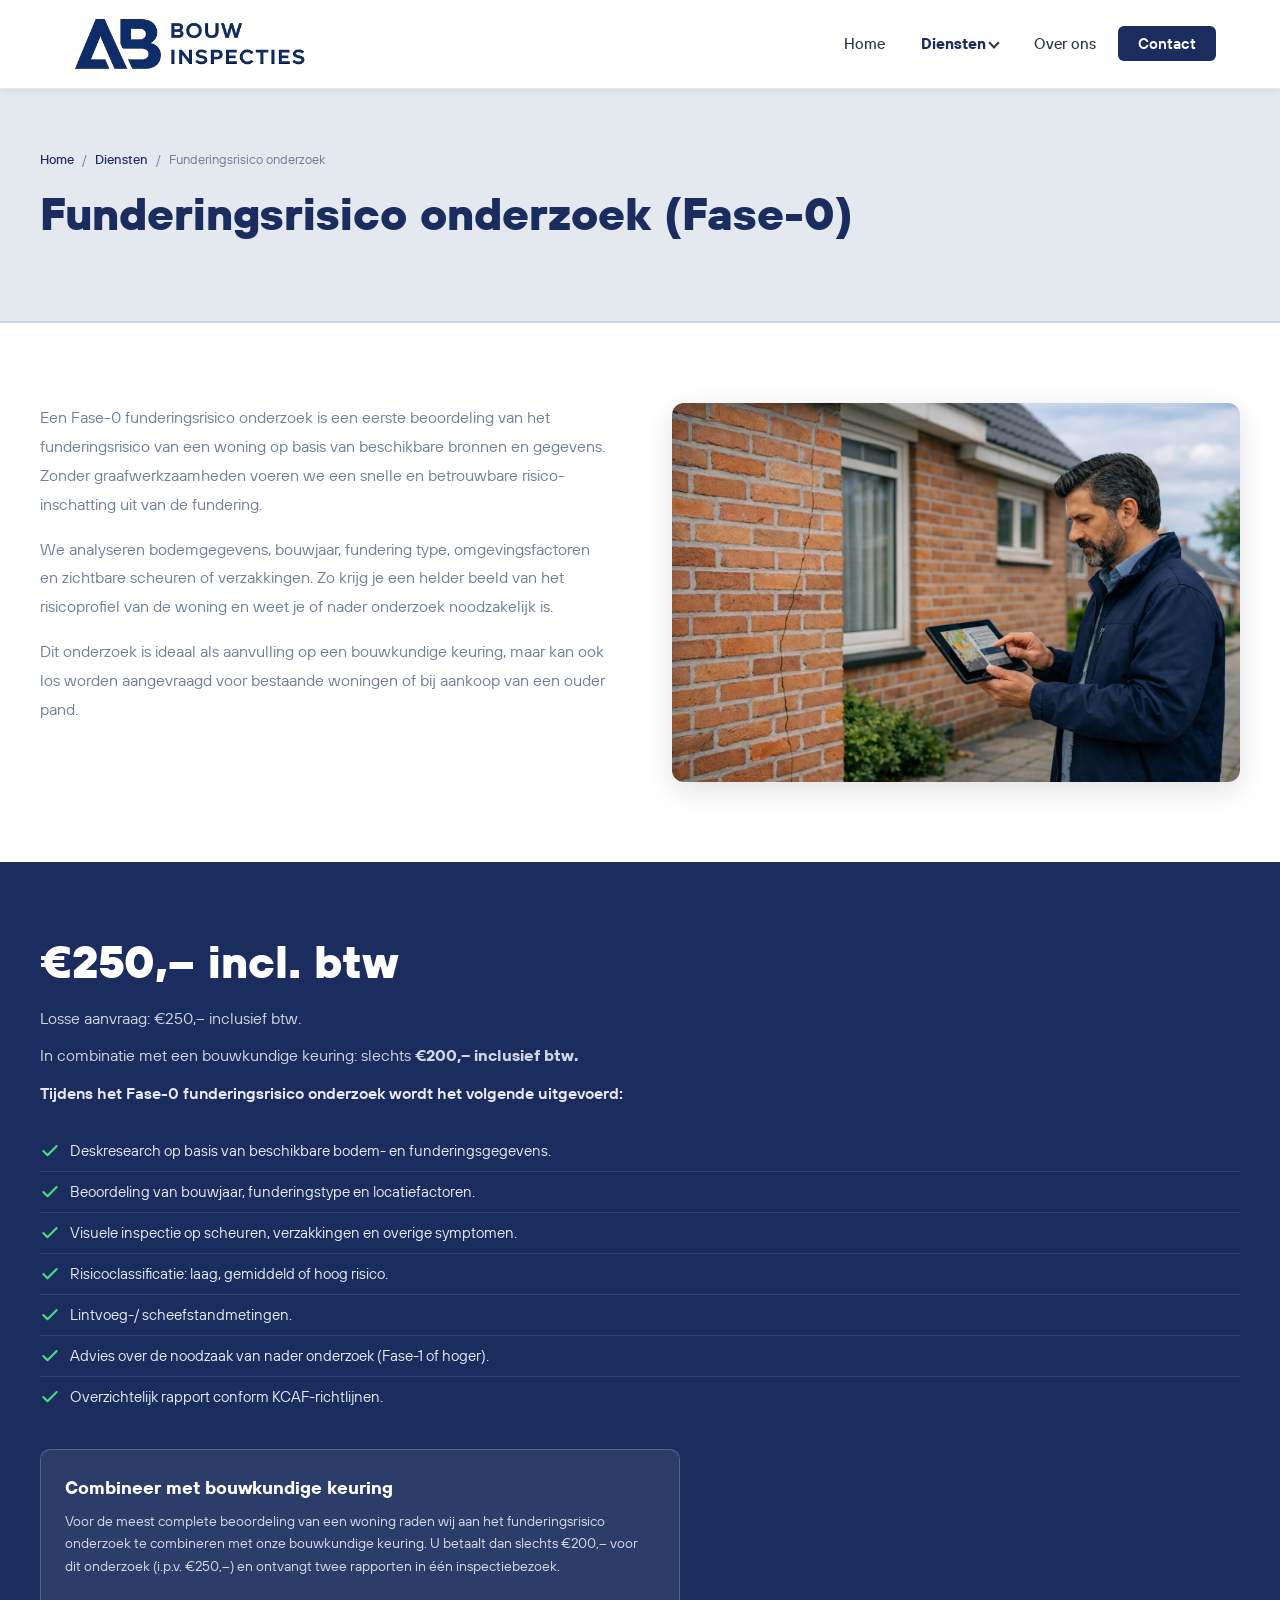
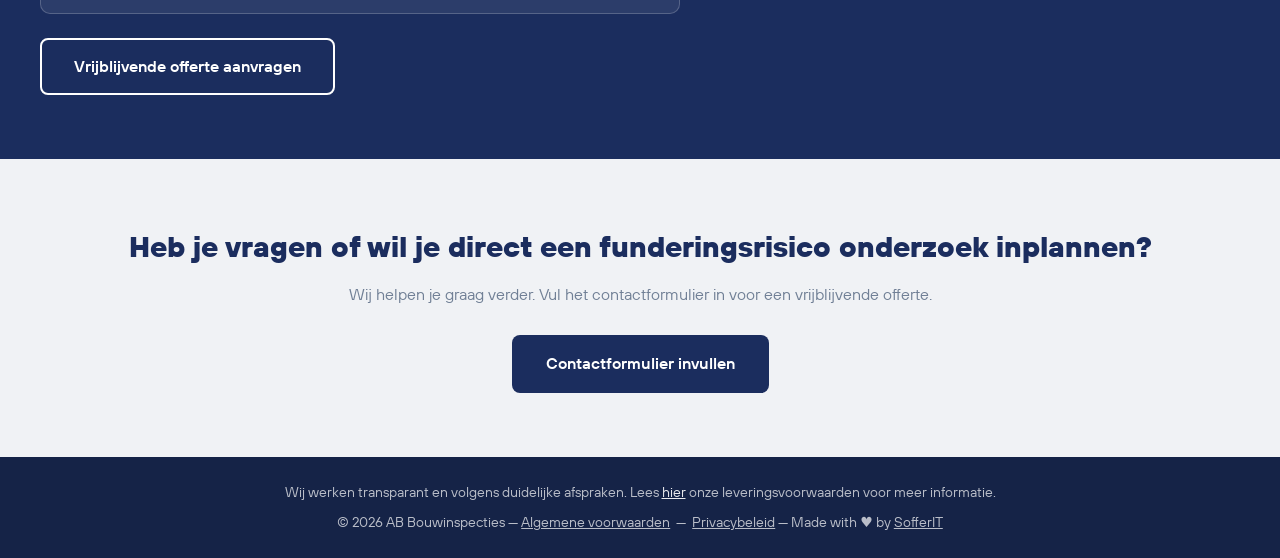
<file: funderingsrisico.html>
<!doctype html>
<!-- Website gemaakt door SofferIT (sofferit.nl) | Versie 1.0 -->
<html lang="nl">
  <head>
    <meta charset="UTF-8" />
    <meta name="viewport" content="width=device-width, initial-scale=1.0" />
    <title>Funderingsrisico onderzoek – AB Bouwinspecties</title>
    <meta
      name="description"
      content="Eerste risicobeoordeling van de fundering op basis van beschikbare data. Inzicht in mogelijke funderingsproblemen. Fase-0 onderzoek vanaf €250 incl. btw."
    />
    <link rel="stylesheet" href="style.css" />
  </head>
  <body>
    <!-- NAVBAR -->
    <nav class="navbar">
      <div class="navbar-inner">
        <a href="index.html" class="logo">
          <img src="afbeeldingen/logo.png" alt="AB Bouwinspecties" class="logo-img" />
        </a>
        <ul class="nav-links">
          <li><a href="index.html">Home</a></li>
          <li class="dropdown">
            <a href="#" class="active">Diensten</a>
            <ul class="dropdown-menu">
              <li><a href="vooropname.html">Vooropname</a></li>
              <li><a href="bouwkundige-keuring.html">Bouwkundige keuring</a></li>
              <li>
                <a href="funderingsrisico.html" style="font-weight: 700; color: #1b2d5e">Funderingsrisico onderzoek</a>
              </li>
            </ul>
          </li>
          <li><a href="over-ons.html">Over ons</a></li>
          <li><a href="contact.html" class="nav-cta">Contact</a></li>
        </ul>
        <button class="hamburger" onclick="toggleMenu()" aria-label="Menu">
          <span></span>
          <span></span>
          <span></span>
        </button>
      </div>
      <div class="mobile-menu" id="mobileMenu">
        <a href="index.html">Home</a>
        <span
          style="
            display: block;
            padding: 12px 0 4px;
            font-size: 12px;
            font-weight: 700;
            letter-spacing: 0.08em;
            color: #718096;
            text-transform: uppercase;
          "
        >
          Diensten
        </span>
        <a href="vooropname.html" class="mobile-sub">Vooropname</a>
        <a href="bouwkundige-keuring.html" class="mobile-sub">Bouwkundige keuring</a>
        <a href="funderingsrisico.html" class="mobile-sub" style="font-weight: 700">Funderingsrisico onderzoek</a>
        <a href="over-ons.html">Over ons</a>
        <a href="contact.html">Contact</a>
      </div>
    </nav>

    <!-- PAGE HEADER -->
    <div class="page-header">
      <div class="container">
        <div class="breadcrumb">
          <a href="index.html">Home</a>
          <span>/</span>
          <a href="#">Diensten</a>
          <span>/</span>
          <span>Funderingsrisico onderzoek</span>
        </div>
        <h1>Funderingsrisico onderzoek (Fase-0)</h1>
      </div>
    </div>

    <!-- SERVICE DETAIL -->
    <div class="service-detail-wrap">
    <div class="service-detail">
      <div>
        <p>
          Een Fase-0 funderingsrisico onderzoek is een eerste beoordeling van het funderingsrisico van een woning op
          basis van beschikbare bronnen en gegevens. Zonder graafwerkzaamheden voeren we een snelle en betrouwbare
          risico-inschatting uit van de fundering.
        </p>
        <p>
          We analyseren bodemgegevens, bouwjaar, fundering type, omgevingsfactoren en zichtbare scheuren of
          verzakkingen. Zo krijg je een helder beeld van het risicoprofiel van de woning en weet je of nader onderzoek
          noodzakelijk is.
        </p>
        <p>
          Dit onderzoek is ideaal als aanvulling op een bouwkundige keuring, maar kan ook los worden aangevraagd voor
          bestaande woningen of bij aankoop van een ouder pand.
        </p>
      </div>
      <img src="afbeeldingen/afbeelding-funderingsonderzoek.png" alt="Funderingsonderzoek" />
    </div>
    </div>

    <!-- PRIJS SECTION -->
    <section class="price-section">
      <div class="container">
        <p class="price-tag">€250,&ndash; incl. btw</p>
        <p>Losse aanvraag: €250,&ndash; inclusief btw.</p>
        <p>
          In combinatie met een bouwkundige keuring: slechts
          <strong>€200,&ndash; inclusief btw.</strong>
        </p>
        <p style="margin-top: 8px; font-weight: 600; color: rgba(255, 255, 255, 0.9)">
          Tijdens het Fase-0 funderingsrisico onderzoek wordt het volgende uitgevoerd:
        </p>
        <ul class="price-list">
          <li>Deskresearch op basis van beschikbare bodem- en funderingsgegevens.</li>
          <li>Beoordeling van bouwjaar, funderingstype en locatiefactoren.</li>
          <li>Visuele inspectie op scheuren, verzakkingen en overige symptomen.</li>
          <li>Risicoclassificatie: laag, gemiddeld of hoog risico.</li>
          <li>Lintvoeg-/ scheefstandmetingen.</li>
          <li>Advies over de noodzaak van nader onderzoek (Fase-1 of hoger).</li>
          <li>Overzichtelijk rapport conform KCAF-richtlijnen.</li>
        </ul>
        <div class="combo-box">
          <h4>Combineer met bouwkundige keuring</h4>
          <p>
            Voor de meest complete beoordeling van een woning raden wij aan het funderingsrisico onderzoek te combineren
            met onze bouwkundige keuring. U betaalt dan slechts €200,&ndash; voor dit onderzoek (i.p.v. €250,&ndash;) en
            ontvangt twee rapporten in één inspectiebezoek.
          </p>
        </div>
        <a href="contact.html" class="btn btn-outline" style="margin-left: 0; margin-top: 24px; display: inline-block;">Vrijblijvende offerte aanvragen</a>
      </div>
    </section>

    <!-- CTA -->
    <div class="cta-banner">
      <div class="container">
        <h2>Heb je vragen of wil je direct een funderingsrisico onderzoek inplannen?</h2>
        <p>Wij helpen je graag verder. Vul het contactformulier in voor een vrijblijvende offerte.</p>
        <a href="contact.html" class="btn btn-primary">Contactformulier invullen</a>
      </div>
    </div>

    <!-- FOOTER -->
    <footer>
      <p>
        Wij werken transparant en volgens duidelijke afspraken. Lees
        <a href="leveringsvoorwaarden.html">hier</a>
        onze leveringsvoorwaarden voor meer informatie.
      </p>
      <p style="margin-top: 8px">
        &copy;
        <span id="footer-year"></span>
        AB Bouwinspecties &mdash;
        <a href="algemene-voorwaarden.html" style="color: inherit; text-decoration: underline">Algemene voorwaarden</a>
        &nbsp;&mdash;&nbsp;
        <a href="privacybeleid.html" style="color: inherit; text-decoration: underline">Privacybeleid</a>
        &mdash; Made with &hearts; by
        <a href="https://sofferit.nl" target="_blank" style="color: inherit; text-decoration: underline">SofferIT</a>
      </p>
    </footer>

    <script>
      document.getElementById("footer-year").textContent = new Date().getFullYear();
      function toggleMenu() {
        document.getElementById("mobileMenu").classList.toggle("open");
      }
    </script>
  </body>
</html>
</file>
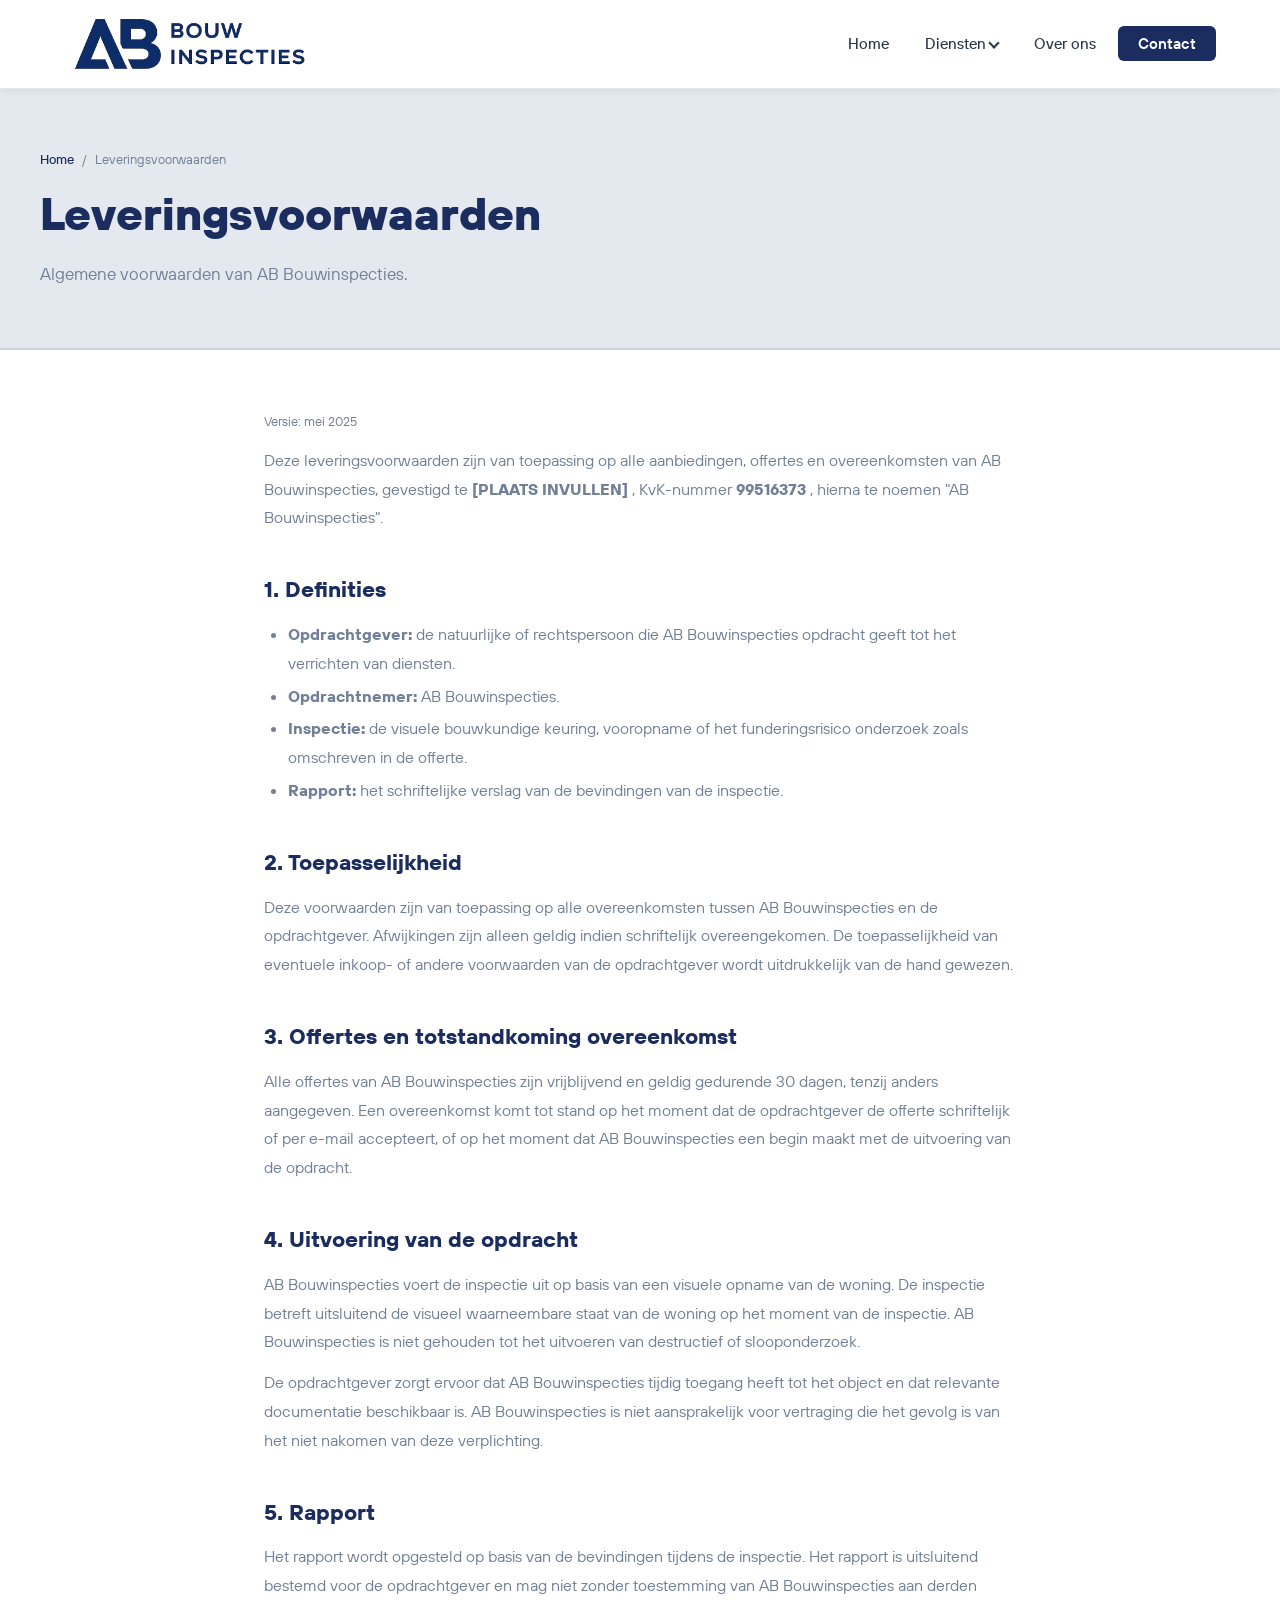
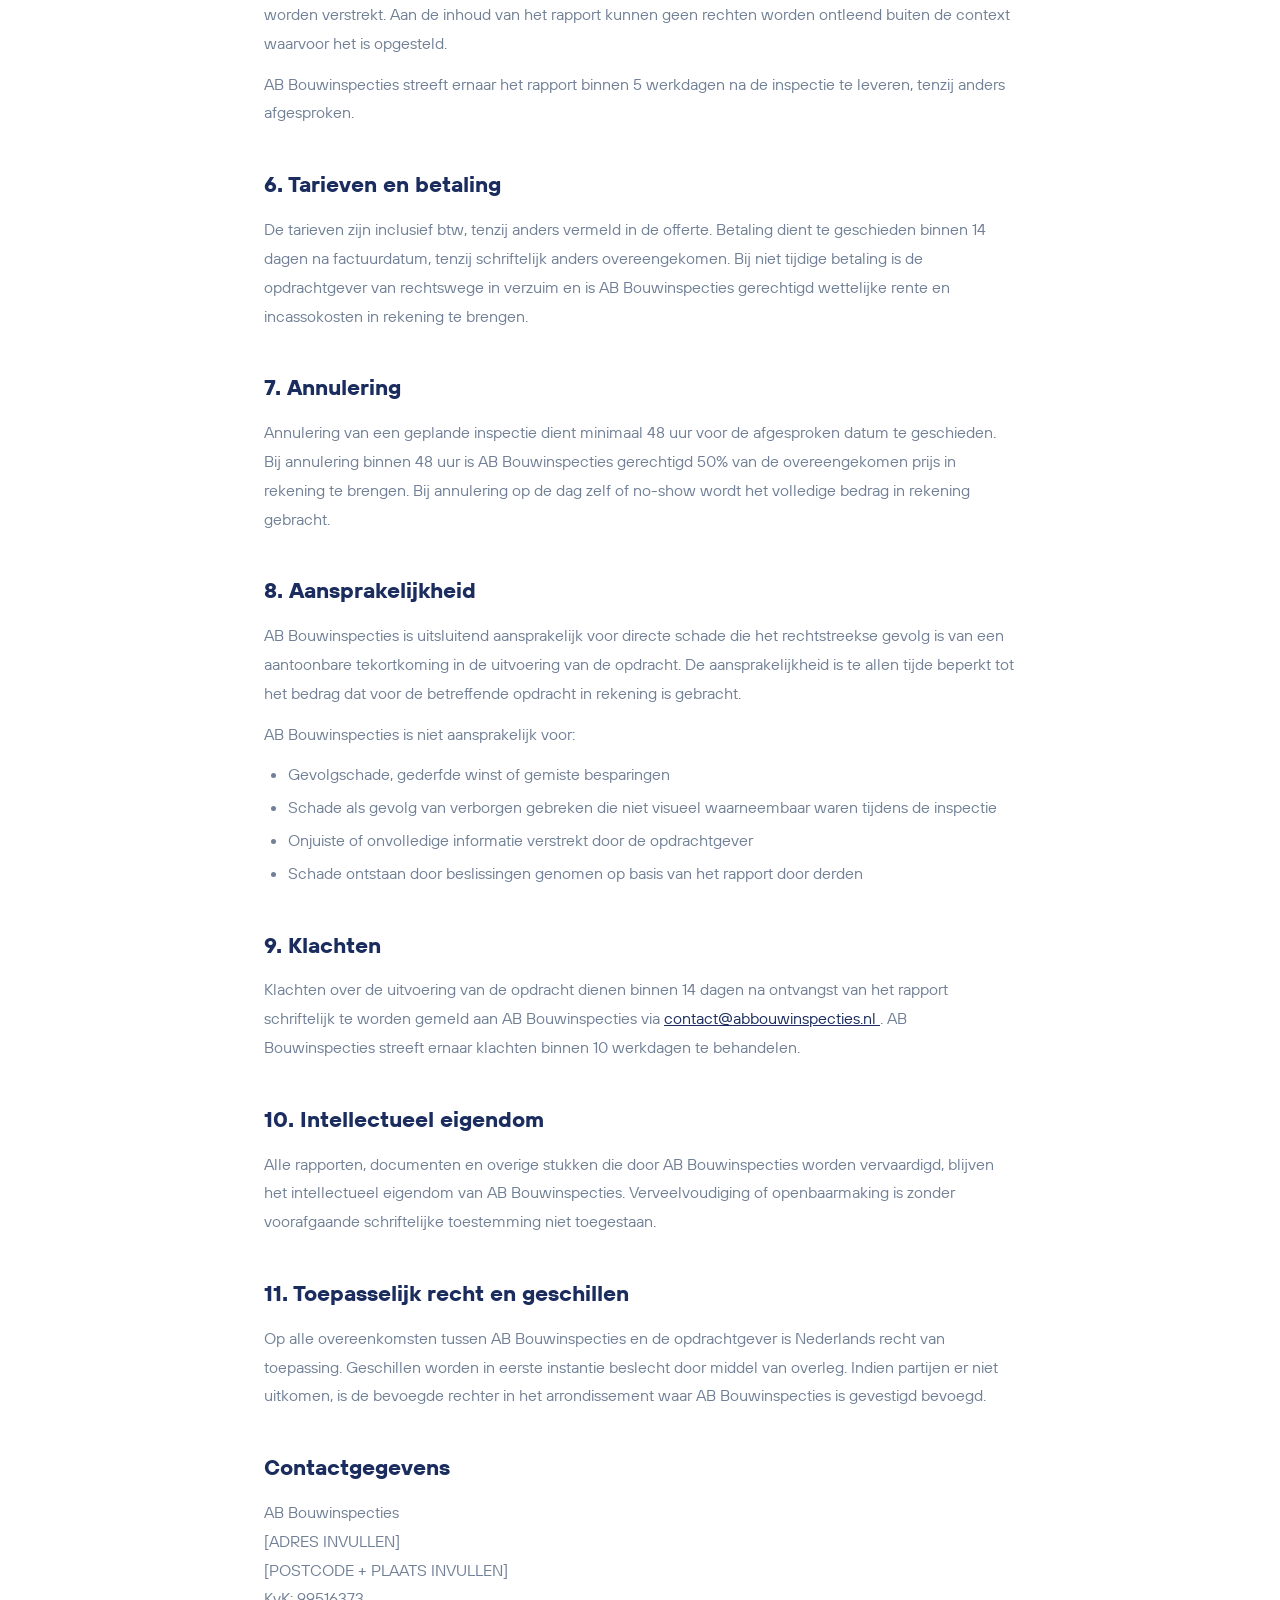
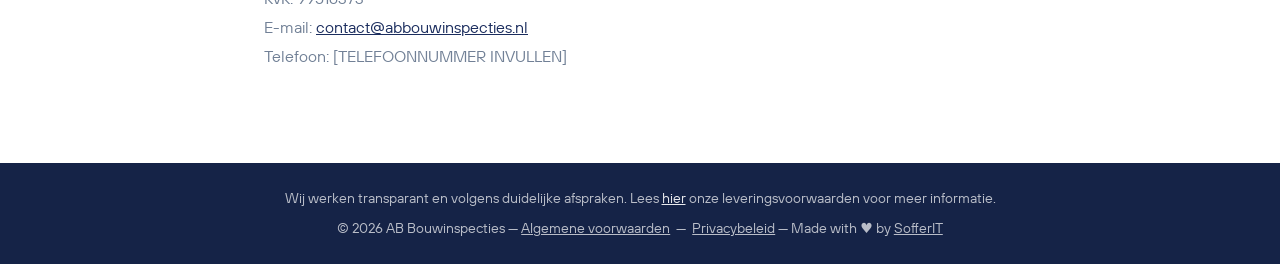
<file: leveringsvoorwaarden.html>
<!doctype html>
<!-- Website gemaakt door SofferIT (sofferit.nl) | Versie 1.0 -->
<html lang="nl">
  <head>
    <meta charset="UTF-8" />
    <meta name="viewport" content="width=device-width, initial-scale=1.0" />
    <title>Leveringsvoorwaarden – AB Bouwinspecties</title>
    <meta
      name="description"
      content="Leveringsvoorwaarden van AB Bouwinspecties. Lees onze algemene voorwaarden voor inspectiediensten."
    />
    <link rel="stylesheet" href="style.css" />
    <style>
      .legal-content {
        max-width: 800px;
        margin: 0 auto;
        padding: 60px 24px 80px;
      }
      .legal-content h2 {
        font-size: 1.4rem;
        font-weight: 700;
        color: var(--navy);
        margin: 40px 0 12px;
      }
      .legal-content h3 {
        font-size: 1.1rem;
        font-weight: 700;
        color: var(--navy);
        margin: 24px 0 8px;
      }
      .legal-content p {
        color: var(--text-light);
        line-height: 1.8;
        margin-bottom: 12px;
      }
      .legal-content ul {
        list-style: disc;
        padding-left: 24px;
        color: var(--text-light);
        line-height: 1.8;
        margin-bottom: 12px;
      }
      .legal-content ul li {
        margin-bottom: 4px;
      }
      .legal-meta {
        font-size: 13px;
        color: var(--text-light);
        margin-bottom: 40px;
      }
    </style>
  </head>
  <body>
    <!-- NAVBAR -->
    <nav class="navbar">
      <div class="navbar-inner">
        <a href="index.html" class="logo">
          <img src="afbeeldingen/logo.png" alt="AB Bouwinspecties" class="logo-img" />
        </a>
        <ul class="nav-links">
          <li><a href="index.html">Home</a></li>
          <li class="dropdown">
            <a href="#">Diensten</a>
            <ul class="dropdown-menu">
              <li><a href="vooropname.html">Vooropname</a></li>
              <li><a href="bouwkundige-keuring.html">Bouwkundige keuring</a></li>
              <li><a href="funderingsrisico.html">Funderingsrisico onderzoek</a></li>
            </ul>
          </li>
          <li><a href="over-ons.html">Over ons</a></li>
          <li><a href="contact.html" class="nav-cta">Contact</a></li>
        </ul>
        <button class="hamburger" onclick="toggleMenu()" aria-label="Menu">
          <span></span>
          <span></span>
          <span></span>
        </button>
      </div>
      <div class="mobile-menu" id="mobileMenu">
        <a href="index.html">Home</a>
        <span
          style="
            display: block;
            padding: 12px 0 4px;
            font-size: 12px;
            font-weight: 700;
            letter-spacing: 0.08em;
            color: #718096;
            text-transform: uppercase;
          "
        >
          Diensten
        </span>
        <a href="vooropname.html" class="mobile-sub">Vooropname</a>
        <a href="bouwkundige-keuring.html" class="mobile-sub">Bouwkundige keuring</a>
        <a href="funderingsrisico.html" class="mobile-sub">Funderingsrisico onderzoek</a>
        <a href="over-ons.html">Over ons</a>
        <a href="contact.html">Contact</a>
      </div>
    </nav>

    <!-- PAGE HEADER -->
    <div class="page-header">
      <div class="container">
        <div class="breadcrumb">
          <a href="index.html">Home</a>
          <span>/</span>
          <span>Leveringsvoorwaarden</span>
        </div>
        <h1>Leveringsvoorwaarden</h1>
        <p>Algemene voorwaarden van AB Bouwinspecties.</p>
      </div>
    </div>

    <!-- CONTENT -->
    <div class="legal-content">
      <p class="legal-meta">Versie: mei 2025</p>

      <p>
        Deze leveringsvoorwaarden zijn van toepassing op alle aanbiedingen, offertes en overeenkomsten van AB
        Bouwinspecties, gevestigd te
        <strong>[PLAATS INVULLEN]</strong>
        , KvK-nummer
        <strong>99516373</strong>
        , hierna te noemen "AB Bouwinspecties".
      </p>

      <h2>1. Definities</h2>
      <ul>
        <li>
          <strong>Opdrachtgever:</strong>
          de natuurlijke of rechtspersoon die AB Bouwinspecties opdracht geeft tot het verrichten van diensten.
        </li>
        <li>
          <strong>Opdrachtnemer:</strong>
          AB Bouwinspecties.
        </li>
        <li>
          <strong>Inspectie:</strong>
          de visuele bouwkundige keuring, vooropname of het funderingsrisico onderzoek zoals omschreven in de offerte.
        </li>
        <li>
          <strong>Rapport:</strong>
          het schriftelijke verslag van de bevindingen van de inspectie.
        </li>
      </ul>

      <h2>2. Toepasselijkheid</h2>
      <p>
        Deze voorwaarden zijn van toepassing op alle overeenkomsten tussen AB Bouwinspecties en de opdrachtgever.
        Afwijkingen zijn alleen geldig indien schriftelijk overeengekomen. De toepasselijkheid van eventuele inkoop- of
        andere voorwaarden van de opdrachtgever wordt uitdrukkelijk van de hand gewezen.
      </p>

      <h2>3. Offertes en totstandkoming overeenkomst</h2>
      <p>
        Alle offertes van AB Bouwinspecties zijn vrijblijvend en geldig gedurende 30 dagen, tenzij anders aangegeven.
        Een overeenkomst komt tot stand op het moment dat de opdrachtgever de offerte schriftelijk of per e-mail
        accepteert, of op het moment dat AB Bouwinspecties een begin maakt met de uitvoering van de opdracht.
      </p>

      <h2>4. Uitvoering van de opdracht</h2>
      <p>
        AB Bouwinspecties voert de inspectie uit op basis van een visuele opname van de woning. De inspectie betreft
        uitsluitend de visueel waarneembare staat van de woning op het moment van de inspectie. AB Bouwinspecties is
        niet gehouden tot het uitvoeren van destructief of slooponderzoek.
      </p>
      <p>
        De opdrachtgever zorgt ervoor dat AB Bouwinspecties tijdig toegang heeft tot het object en dat relevante
        documentatie beschikbaar is. AB Bouwinspecties is niet aansprakelijk voor vertraging die het gevolg is van het
        niet nakomen van deze verplichting.
      </p>

      <h2>5. Rapport</h2>
      <p>
        Het rapport wordt opgesteld op basis van de bevindingen tijdens de inspectie. Het rapport is uitsluitend bestemd
        voor de opdrachtgever en mag niet zonder toestemming van AB Bouwinspecties aan derden worden verstrekt. Aan de
        inhoud van het rapport kunnen geen rechten worden ontleend buiten de context waarvoor het is opgesteld.
      </p>
      <p>
        AB Bouwinspecties streeft ernaar het rapport binnen 5 werkdagen na de inspectie te leveren, tenzij anders
        afgesproken.
      </p>

      <h2>6. Tarieven en betaling</h2>
      <p>
        De tarieven zijn inclusief btw, tenzij anders vermeld in de offerte. Betaling dient te geschieden binnen 14
        dagen na factuurdatum, tenzij schriftelijk anders overeengekomen. Bij niet tijdige betaling is de opdrachtgever
        van rechtswege in verzuim en is AB Bouwinspecties gerechtigd wettelijke rente en incassokosten in rekening te
        brengen.
      </p>

      <h2>7. Annulering</h2>
      <p>
        Annulering van een geplande inspectie dient minimaal 48 uur voor de afgesproken datum te geschieden. Bij
        annulering binnen 48 uur is AB Bouwinspecties gerechtigd 50% van de overeengekomen prijs in rekening te brengen.
        Bij annulering op de dag zelf of no-show wordt het volledige bedrag in rekening gebracht.
      </p>

      <h2>8. Aansprakelijkheid</h2>
      <p>
        AB Bouwinspecties is uitsluitend aansprakelijk voor directe schade die het rechtstreekse gevolg is van een
        aantoonbare tekortkoming in de uitvoering van de opdracht. De aansprakelijkheid is te allen tijde beperkt tot
        het bedrag dat voor de betreffende opdracht in rekening is gebracht.
      </p>
      <p>AB Bouwinspecties is niet aansprakelijk voor:</p>
      <ul>
        <li>Gevolgschade, gederfde winst of gemiste besparingen</li>
        <li>Schade als gevolg van verborgen gebreken die niet visueel waarneembaar waren tijdens de inspectie</li>
        <li>Onjuiste of onvolledige informatie verstrekt door de opdrachtgever</li>
        <li>Schade ontstaan door beslissingen genomen op basis van het rapport door derden</li>
      </ul>

      <h2>9. Klachten</h2>
      <p>
        Klachten over de uitvoering van de opdracht dienen binnen 14 dagen na ontvangst van het rapport schriftelijk te
        worden gemeld aan AB Bouwinspecties via
        <a href="mailto:contact@abbouwinspecties.nl" style="color: var(--navy); text-decoration: underline">
          contact@abbouwinspecties.nl
        </a>
        . AB Bouwinspecties streeft ernaar klachten binnen 10 werkdagen te behandelen.
      </p>

      <h2>10. Intellectueel eigendom</h2>
      <p>
        Alle rapporten, documenten en overige stukken die door AB Bouwinspecties worden vervaardigd, blijven het
        intellectueel eigendom van AB Bouwinspecties. Verveelvoudiging of openbaarmaking is zonder voorafgaande
        schriftelijke toestemming niet toegestaan.
      </p>

      <h2>11. Toepasselijk recht en geschillen</h2>
      <p>
        Op alle overeenkomsten tussen AB Bouwinspecties en de opdrachtgever is Nederlands recht van toepassing.
        Geschillen worden in eerste instantie beslecht door middel van overleg. Indien partijen er niet uitkomen, is de
        bevoegde rechter in het arrondissement waar AB Bouwinspecties is gevestigd bevoegd.
      </p>

      <h2>Contactgegevens</h2>
      <p>
        AB Bouwinspecties
        <br />
        [ADRES INVULLEN]
        <br />
        [POSTCODE + PLAATS INVULLEN]
        <br />
        KvK: 99516373
        <br />
        E-mail:
        <a href="mailto:contact@abbouwinspecties.nl" style="color: var(--navy); text-decoration: underline">
          contact@abbouwinspecties.nl
        </a>
        <br />
        Telefoon: [TELEFOONNUMMER INVULLEN]
      </p>
    </div>

    <!-- FOOTER -->
    <footer>
      <p>
        Wij werken transparant en volgens duidelijke afspraken. Lees
        <a href="leveringsvoorwaarden.html">hier</a>
        onze leveringsvoorwaarden voor meer informatie.
      </p>
      <p style="margin-top: 8px">
        &copy;
        <span id="footer-year"></span>
        AB Bouwinspecties &mdash;
        <a href="algemene-voorwaarden.html" style="color: inherit; text-decoration: underline">Algemene voorwaarden</a>
        &nbsp;&mdash;&nbsp;
        <a href="privacybeleid.html" style="color: inherit; text-decoration: underline">Privacybeleid</a>
        &mdash; Made with &hearts; by
        <a href="https://sofferit.nl" target="_blank" style="color: inherit; text-decoration: underline">SofferIT</a>
      </p>
    </footer>

    <script>
      document.getElementById("footer-year").textContent = new Date().getFullYear();
      function toggleMenu() {
        document.getElementById("mobileMenu").classList.toggle("open");
      }
    </script>
  </body>
</html>
</file>
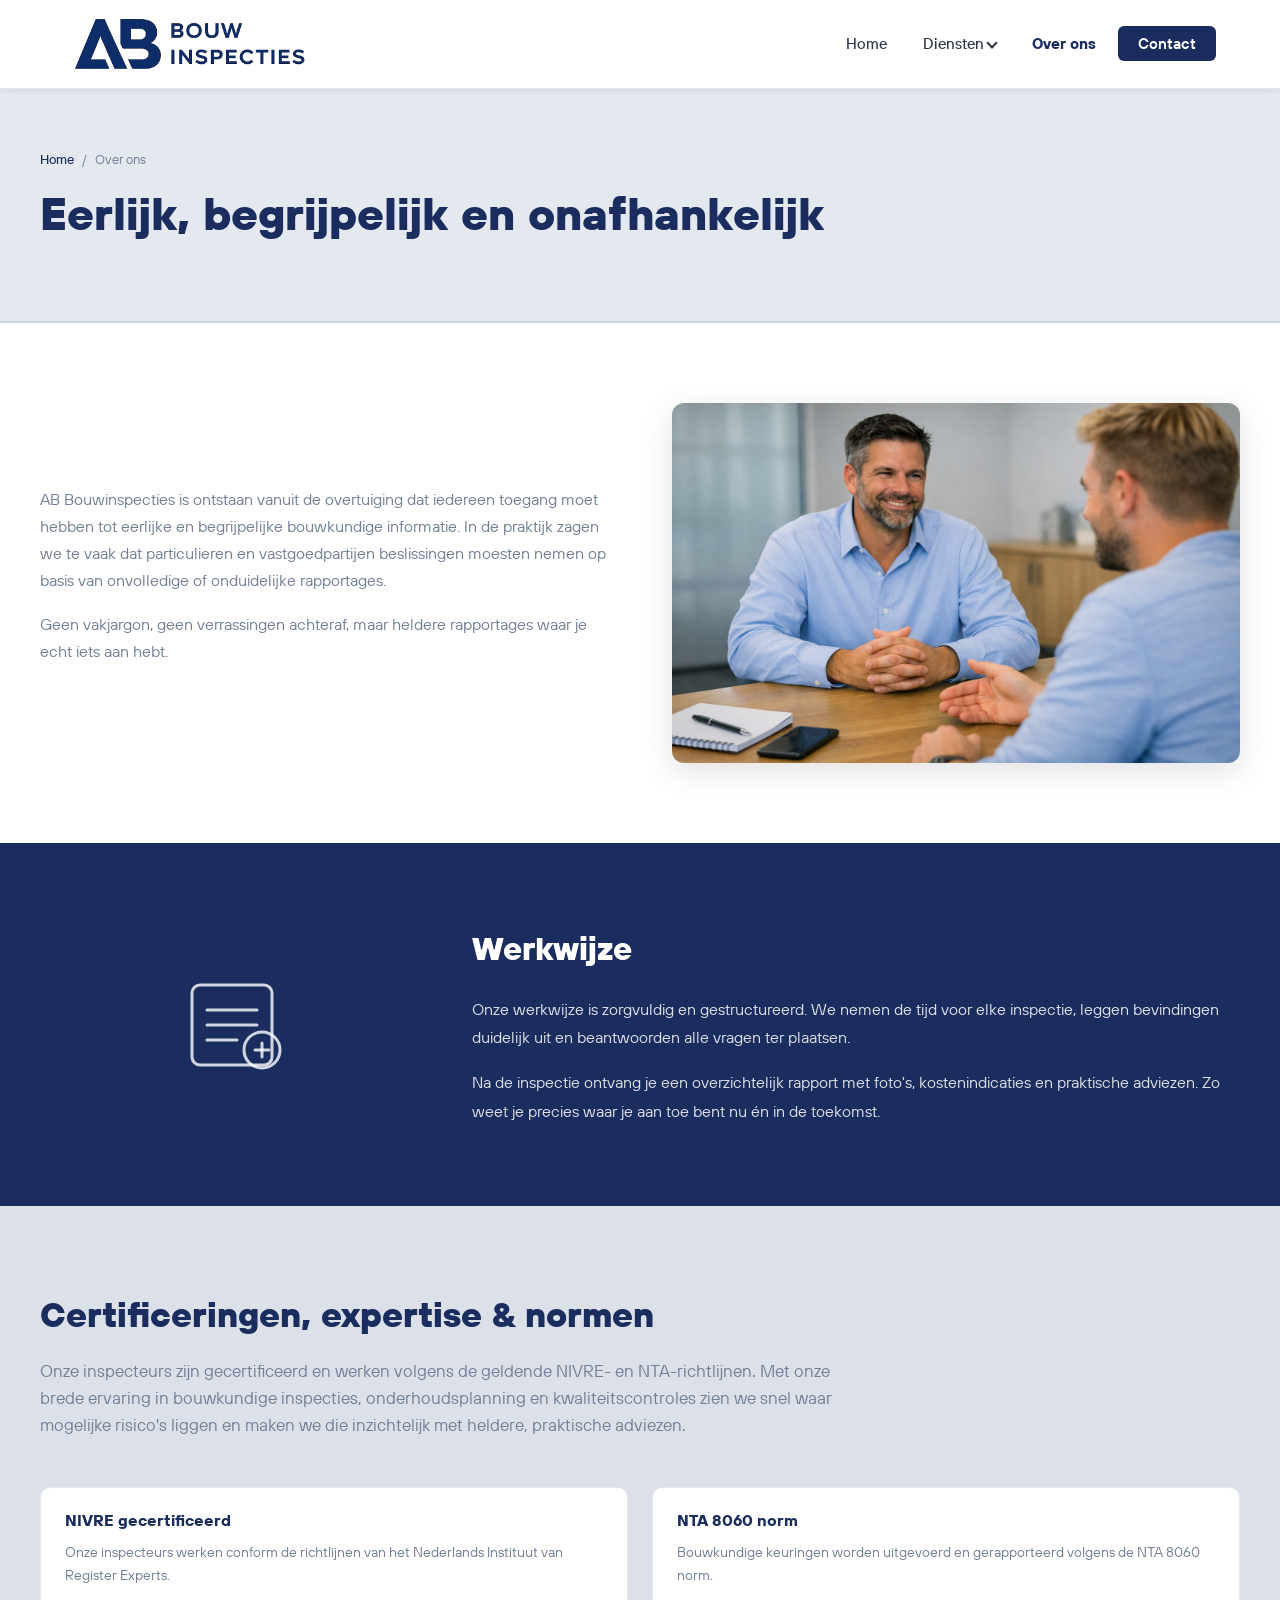
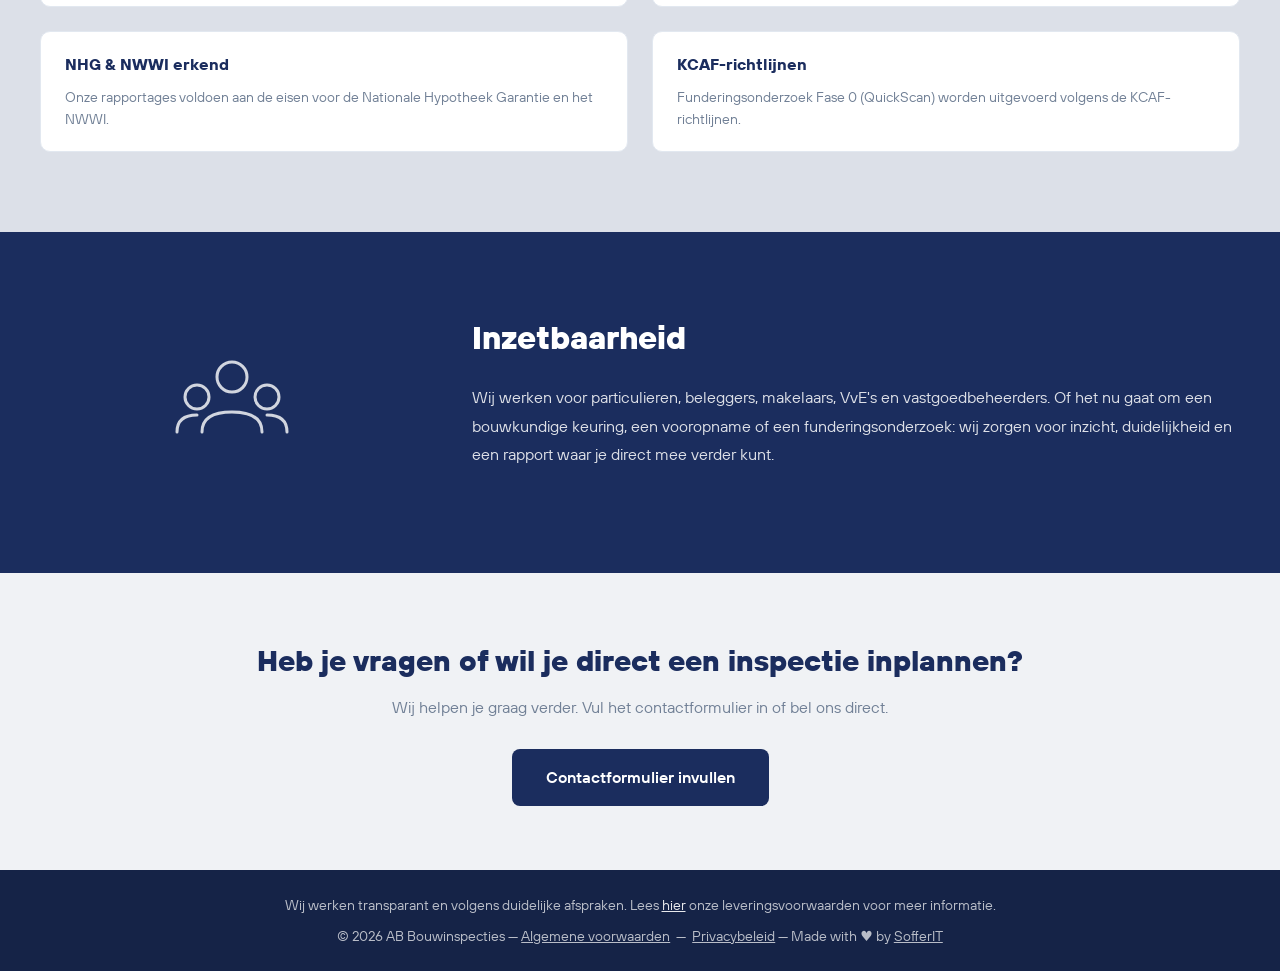
<file: over-ons.html>
<!doctype html>
<!-- Website gemaakt door SofferIT (sofferit.nl) | Versie 1.0 -->
<html lang="nl">
  <head>
    <meta charset="UTF-8" />
    <meta name="viewport" content="width=device-width, initial-scale=1.0" />
    <title>Over ons – AB Bouwinspecties</title>
    <meta
      name="description"
      content="Leer meer over AB Bouwinspecties. Onze werkwijze, certificeringen en expertise in bouwinspecties."
    />
    <link rel="stylesheet" href="style.css" />
  </head>
  <body>
    <!-- NAVBAR -->
    <nav class="navbar">
      <div class="navbar-inner">
        <a href="index.html" class="logo">
          <img src="afbeeldingen/logo.png" alt="AB Bouwinspecties" class="logo-img" />
        </a>
        <ul class="nav-links">
          <li><a href="index.html">Home</a></li>
          <li class="dropdown">
            <a href="#">Diensten</a>
            <ul class="dropdown-menu">
              <li><a href="vooropname.html">Vooropname</a></li>
              <li><a href="bouwkundige-keuring.html">Bouwkundige keuring</a></li>
              <li><a href="funderingsrisico.html">Funderingsrisico onderzoek</a></li>
            </ul>
          </li>
          <li><a href="over-ons.html" class="active">Over ons</a></li>
          <li><a href="contact.html" class="nav-cta">Contact</a></li>
        </ul>
        <button class="hamburger" onclick="toggleMenu()" aria-label="Menu">
          <span></span>
          <span></span>
          <span></span>
        </button>
      </div>
      <div class="mobile-menu" id="mobileMenu">
        <a href="index.html">Home</a>
        <span
          style="
            display: block;
            padding: 12px 0 4px;
            font-size: 12px;
            font-weight: 700;
            letter-spacing: 0.08em;
            color: #718096;
            text-transform: uppercase;
          "
        >
          Diensten
        </span>
        <a href="vooropname.html" class="mobile-sub">Vooropname</a>
        <a href="bouwkundige-keuring.html" class="mobile-sub">Bouwkundige keuring</a>
        <a href="funderingsrisico.html" class="mobile-sub">Funderingsrisico onderzoek</a>
        <a href="over-ons.html">Over ons</a>
        <a href="contact.html">Contact</a>
      </div>
    </nav>

    <!-- PAGE HEADER -->
    <div class="page-header">
      <div class="container">
        <div class="breadcrumb">
          <a href="index.html">Home</a>
          <span>/</span>
          <span>Over ons</span>
        </div>
        <h1>Eerlijk, begrijpelijk en onafhankelijk</h1>
      </div>
    </div>

    <!-- OVER ONS INHOUD -->
    <section class="section">
      <div class="container">
        <div class="split">
          <div class="split-text">
            <p>
              AB Bouwinspecties is ontstaan vanuit de overtuiging dat iedereen toegang moet hebben tot eerlijke en
              begrijpelijke bouwkundige informatie. In de praktijk zagen we te vaak dat particulieren en vastgoedpartijen beslissingen
              moesten nemen op basis van onvolledige of onduidelijke rapportages.
            </p>
            <p>Geen vakjargon, geen verrassingen achteraf, maar heldere rapportages waar je echt iets aan hebt.</p>
          </div>
          <img
            src="afbeeldingen/afbeelding-over-ons.png"
            alt="AB Bouwinspecties inspecteur"
          />
        </div>
      </div>
    </section>

    <!-- WERKWIJZE -->
    <section class="section section-navy">
      <div class="container">
        <div class="werkwijze-grid">
          <div class="werkwijze-icon">
            <svg viewBox="0 0 120 120" stroke-width="3" stroke-linecap="round" stroke-linejoin="round">
              <rect x="20" y="20" width="80" height="80" rx="8" />
              <line x1="35" y1="45" x2="85" y2="45" />
              <line x1="35" y1="60" x2="85" y2="60" />
              <line x1="35" y1="75" x2="65" y2="75" />
              <circle cx="90" cy="85" r="18" />
              <line x1="83" y1="85" x2="97" y2="85" />
              <line x1="90" y1="78" x2="90" y2="92" />
            </svg>
          </div>
          <div>
            <h2 style="color: white; font-size: 2rem; font-weight: 800; margin-bottom: 20px">Werkwijze</h2>
            <p style="color: rgba(255, 255, 255, 0.85); line-height: 1.8; margin-bottom: 16px">
              Onze werkwijze is zorgvuldig en gestructureerd. We nemen de tijd voor elke inspectie, leggen bevindingen
              duidelijk uit en beantwoorden alle vragen ter plaatsen.
            </p>
            <p style="color: rgba(255, 255, 255, 0.85); line-height: 1.8">
              Na de inspectie ontvang je een overzichtelijk rapport met foto's, kostenindicaties en praktische adviezen.
              Zo weet je precies waar je aan toe bent nu én in de toekomst.
            </p>
          </div>
        </div>
      </div>
    </section>

    <!-- CERTIFICERINGEN -->
    <section class="section section-gray">
      <div class="container">
        <h2 class="section-title">Certificeringen, expertise &amp; normen</h2>
        <p class="section-subtitle">
          Onze inspecteurs zijn gecertificeerd en werken volgens de geldende NIVRE- en NTA-richtlijnen. Met onze brede ervaring in bouwkundige inspecties, onderhoudsplanning en kwaliteitscontroles zien we snel waar mogelijke risico's liggen en maken we die inzichtelijk met heldere, praktische adviezen.
        </p>
        <div class="cert-grid">
          <div class="cert-item">
            <h4>NIVRE gecertificeerd</h4>
            <p>Onze inspecteurs werken conform de richtlijnen van het Nederlands Instituut van Register Experts.</p>
          </div>
          <div class="cert-item">
            <h4>NTA 8060 norm</h4>
            <p>Bouwkundige keuringen worden uitgevoerd en gerapporteerd volgens de NTA 8060 norm.</p>
          </div>
          <div class="cert-item">
            <h4>NHG &amp; NWWI erkend</h4>
            <p>Onze rapportages voldoen aan de eisen voor de Nationale Hypotheek Garantie en het NWWI.</p>
          </div>
          <div class="cert-item">
            <h4>KCAF-richtlijnen</h4>
            <p>Funderingsonderzoek Fase 0 (QuickScan) worden uitgevoerd volgens de KCAF-richtlijnen.</p>
          </div>
        </div>
      </div>
    </section>

    <!-- INZETBAARHEID -->
    <section class="section section-navy">
      <div class="container">
        <div class="werkwijze-grid">
          <div class="werkwijze-icon">
            <svg viewBox="0 0 120 120" stroke-width="3" stroke-linecap="round" stroke-linejoin="round">
              <circle cx="60" cy="35" r="15" />
              <path d="M30 90 Q30 70 60 70 Q90 70 90 90" />
              <circle cx="25" cy="55" r="12" />
              <path d="M5 90 Q5 73 25 73" />
              <circle cx="95" cy="55" r="12" />
              <path d="M115 90 Q115 73 95 73" />
            </svg>
          </div>
          <div>
            <h2 style="color: white; font-size: 2rem; font-weight: 800; margin-bottom: 20px">Inzetbaarheid</h2>
            <p style="color: rgba(255, 255, 255, 0.85); line-height: 1.8; margin-bottom: 24px">
              Wij werken voor particulieren, beleggers, makelaars, VvE's en vastgoedbeheerders. Of het nu gaat om een
              bouwkundige keuring, een vooropname of een funderingsonderzoek: wij zorgen voor inzicht, duidelijkheid en
              een rapport waar je direct mee verder kunt.
            </p>
          </div>
        </div>
      </div>
    </section>

    <!-- CTA -->
    <div class="cta-banner">
      <div class="container">
        <h2>Heb je vragen of wil je direct een inspectie inplannen?</h2>
        <p>Wij helpen je graag verder. Vul het contactformulier in of bel ons direct.</p>
        <a href="contact.html" class="btn btn-primary">Contactformulier invullen</a>
      </div>
    </div>

    <!-- FOOTER -->
    <footer>
      <p>
        Wij werken transparant en volgens duidelijke afspraken. Lees
        <a href="leveringsvoorwaarden.html">hier</a>
        onze leveringsvoorwaarden voor meer informatie.
      </p>
      <p style="margin-top: 8px">
        &copy;
        <span id="footer-year"></span>
        AB Bouwinspecties &mdash;
        <a href="algemene-voorwaarden.html" style="color: inherit; text-decoration: underline">Algemene voorwaarden</a>
        &nbsp;&mdash;&nbsp;
        <a href="privacybeleid.html" style="color: inherit; text-decoration: underline">Privacybeleid</a>
        &mdash; Made with &hearts; by
        <a href="https://sofferit.nl" target="_blank" style="color: inherit; text-decoration: underline">SofferIT</a>
      </p>
    </footer>

    <script>
      document.getElementById("footer-year").textContent = new Date().getFullYear();
      function toggleMenu() {
        document.getElementById("mobileMenu").classList.toggle("open");
      }
    </script>
  </body>
</html>
</file>
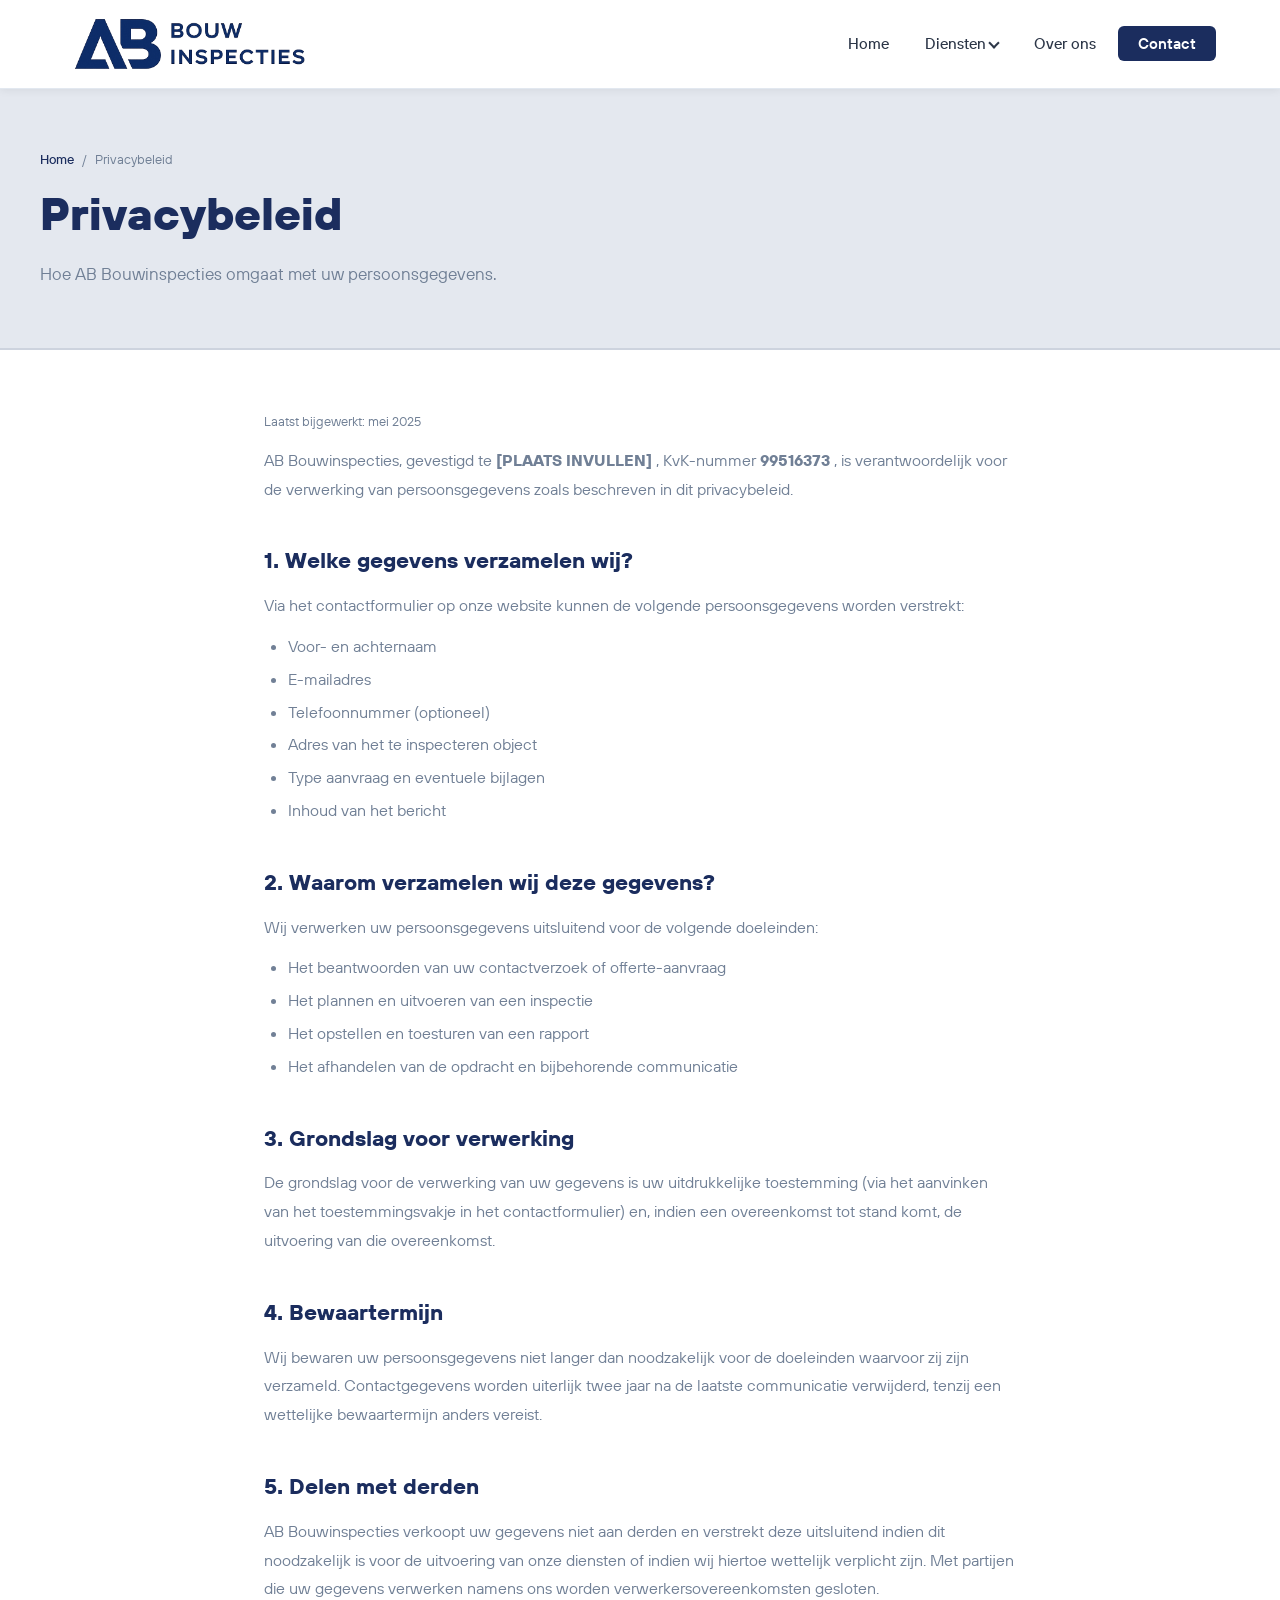
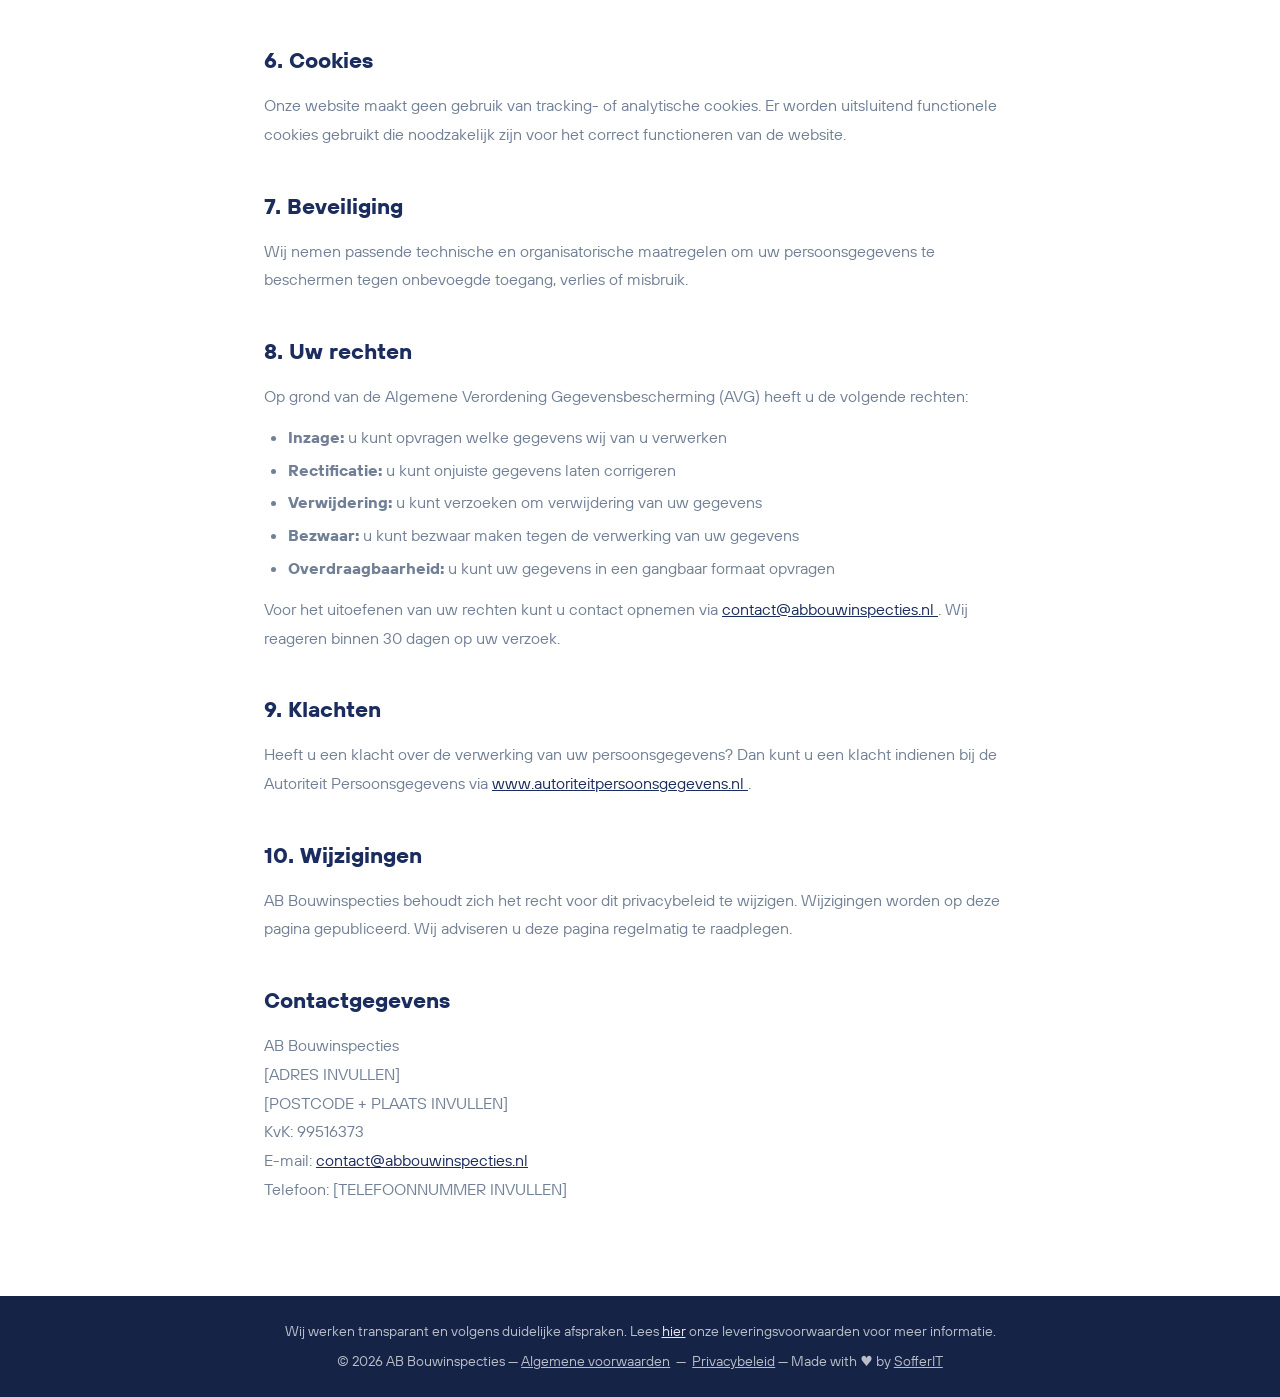
<file: privacybeleid.html>
<!doctype html>
<!-- Website gemaakt door SofferIT (sofferit.nl) | Versie 1.0 -->
<html lang="nl">
  <head>
    <meta charset="UTF-8" />
    <meta name="viewport" content="width=device-width, initial-scale=1.0" />
    <title>Privacybeleid – AB Bouwinspecties</title>
    <meta
      name="description"
      content="Privacybeleid van AB Bouwinspecties. Lees hoe wij omgaan met uw persoonsgegevens."
    />
    <link rel="stylesheet" href="style.css" />
    <style>
      .legal-content {
        max-width: 800px;
        margin: 0 auto;
        padding: 60px 24px 80px;
      }
      .legal-content h2 {
        font-size: 1.4rem;
        font-weight: 700;
        color: var(--navy);
        margin: 40px 0 12px;
      }
      .legal-content h3 {
        font-size: 1.1rem;
        font-weight: 700;
        color: var(--navy);
        margin: 24px 0 8px;
      }
      .legal-content p {
        color: var(--text-light);
        line-height: 1.8;
        margin-bottom: 12px;
      }
      .legal-content ul {
        list-style: disc;
        padding-left: 24px;
        color: var(--text-light);
        line-height: 1.8;
        margin-bottom: 12px;
      }
      .legal-content ul li {
        margin-bottom: 4px;
      }
      .legal-meta {
        font-size: 13px;
        color: var(--text-light);
        margin-bottom: 40px;
      }
    </style>
  </head>
  <body>
    <!-- NAVBAR -->
    <nav class="navbar">
      <div class="navbar-inner">
        <a href="index.html" class="logo">
          <img src="afbeeldingen/logo.png" alt="AB Bouwinspecties" class="logo-img" />
        </a>
        <ul class="nav-links">
          <li><a href="index.html">Home</a></li>
          <li class="dropdown">
            <a href="#">Diensten</a>
            <ul class="dropdown-menu">
              <li><a href="vooropname.html">Vooropname</a></li>
              <li><a href="bouwkundige-keuring.html">Bouwkundige keuring</a></li>
              <li><a href="funderingsrisico.html">Funderingsrisico onderzoek</a></li>
            </ul>
          </li>
          <li><a href="over-ons.html">Over ons</a></li>
          <li><a href="contact.html" class="nav-cta">Contact</a></li>
        </ul>
        <button class="hamburger" onclick="toggleMenu()" aria-label="Menu">
          <span></span>
          <span></span>
          <span></span>
        </button>
      </div>
      <div class="mobile-menu" id="mobileMenu">
        <a href="index.html">Home</a>
        <span
          style="
            display: block;
            padding: 12px 0 4px;
            font-size: 12px;
            font-weight: 700;
            letter-spacing: 0.08em;
            color: #718096;
            text-transform: uppercase;
          "
        >
          Diensten
        </span>
        <a href="vooropname.html" class="mobile-sub">Vooropname</a>
        <a href="bouwkundige-keuring.html" class="mobile-sub">Bouwkundige keuring</a>
        <a href="funderingsrisico.html" class="mobile-sub">Funderingsrisico onderzoek</a>
        <a href="over-ons.html">Over ons</a>
        <a href="contact.html">Contact</a>
      </div>
    </nav>

    <!-- PAGE HEADER -->
    <div class="page-header">
      <div class="container">
        <div class="breadcrumb">
          <a href="index.html">Home</a>
          <span>/</span>
          <span>Privacybeleid</span>
        </div>
        <h1>Privacybeleid</h1>
        <p>Hoe AB Bouwinspecties omgaat met uw persoonsgegevens.</p>
      </div>
    </div>

    <!-- CONTENT -->
    <div class="legal-content">
      <p class="legal-meta">Laatst bijgewerkt: mei 2025</p>

      <p>
        AB Bouwinspecties, gevestigd te
        <strong>[PLAATS INVULLEN]</strong>
        , KvK-nummer
        <strong>99516373</strong>
        , is verantwoordelijk voor de verwerking van persoonsgegevens zoals beschreven in dit privacybeleid.
      </p>

      <h2>1. Welke gegevens verzamelen wij?</h2>
      <p>Via het contactformulier op onze website kunnen de volgende persoonsgegevens worden verstrekt:</p>
      <ul>
        <li>Voor- en achternaam</li>
        <li>E-mailadres</li>
        <li>Telefoonnummer (optioneel)</li>
        <li>Adres van het te inspecteren object</li>
        <li>Type aanvraag en eventuele bijlagen</li>
        <li>Inhoud van het bericht</li>
      </ul>

      <h2>2. Waarom verzamelen wij deze gegevens?</h2>
      <p>Wij verwerken uw persoonsgegevens uitsluitend voor de volgende doeleinden:</p>
      <ul>
        <li>Het beantwoorden van uw contactverzoek of offerte-aanvraag</li>
        <li>Het plannen en uitvoeren van een inspectie</li>
        <li>Het opstellen en toesturen van een rapport</li>
        <li>Het afhandelen van de opdracht en bijbehorende communicatie</li>
      </ul>

      <h2>3. Grondslag voor verwerking</h2>
      <p>
        De grondslag voor de verwerking van uw gegevens is uw uitdrukkelijke toestemming (via het aanvinken van het
        toestemmingsvakje in het contactformulier) en, indien een overeenkomst tot stand komt, de uitvoering van die
        overeenkomst.
      </p>

      <h2>4. Bewaartermijn</h2>
      <p>
        Wij bewaren uw persoonsgegevens niet langer dan noodzakelijk voor de doeleinden waarvoor zij zijn verzameld.
        Contactgegevens worden uiterlijk twee jaar na de laatste communicatie verwijderd, tenzij een wettelijke
        bewaartermijn anders vereist.
      </p>

      <h2>5. Delen met derden</h2>
      <p>
        AB Bouwinspecties verkoopt uw gegevens niet aan derden en verstrekt deze uitsluitend indien dit noodzakelijk is
        voor de uitvoering van onze diensten of indien wij hiertoe wettelijk verplicht zijn. Met partijen die uw
        gegevens verwerken namens ons worden verwerkersovereenkomsten gesloten.
      </p>

      <h2>6. Cookies</h2>
      <p>
        Onze website maakt geen gebruik van tracking- of analytische cookies. Er worden uitsluitend functionele cookies
        gebruikt die noodzakelijk zijn voor het correct functioneren van de website.
      </p>

      <h2>7. Beveiliging</h2>
      <p>
        Wij nemen passende technische en organisatorische maatregelen om uw persoonsgegevens te beschermen tegen
        onbevoegde toegang, verlies of misbruik.
      </p>

      <h2>8. Uw rechten</h2>
      <p>Op grond van de Algemene Verordening Gegevensbescherming (AVG) heeft u de volgende rechten:</p>
      <ul>
        <li>
          <strong>Inzage:</strong>
          u kunt opvragen welke gegevens wij van u verwerken
        </li>
        <li>
          <strong>Rectificatie:</strong>
          u kunt onjuiste gegevens laten corrigeren
        </li>
        <li>
          <strong>Verwijdering:</strong>
          u kunt verzoeken om verwijdering van uw gegevens
        </li>
        <li>
          <strong>Bezwaar:</strong>
          u kunt bezwaar maken tegen de verwerking van uw gegevens
        </li>
        <li>
          <strong>Overdraagbaarheid:</strong>
          u kunt uw gegevens in een gangbaar formaat opvragen
        </li>
      </ul>
      <p>
        Voor het uitoefenen van uw rechten kunt u contact opnemen via
        <a href="mailto:contact@abbouwinspecties.nl" style="color: var(--navy); text-decoration: underline">
          contact@abbouwinspecties.nl
        </a>
        . Wij reageren binnen 30 dagen op uw verzoek.
      </p>

      <h2>9. Klachten</h2>
      <p>
        Heeft u een klacht over de verwerking van uw persoonsgegevens? Dan kunt u een klacht indienen bij de Autoriteit
        Persoonsgegevens via
        <a
          href="https://www.autoriteitpersoonsgegevens.nl"
          target="_blank"
          style="color: var(--navy); text-decoration: underline"
        >
          www.autoriteitpersoonsgegevens.nl
        </a>
        .
      </p>

      <h2>10. Wijzigingen</h2>
      <p>
        AB Bouwinspecties behoudt zich het recht voor dit privacybeleid te wijzigen. Wijzigingen worden op deze pagina
        gepubliceerd. Wij adviseren u deze pagina regelmatig te raadplegen.
      </p>

      <h2>Contactgegevens</h2>
      <p>
        AB Bouwinspecties
        <br />
        [ADRES INVULLEN]
        <br />
        [POSTCODE + PLAATS INVULLEN]
        <br />
        KvK: 99516373
        <br />
        E-mail:
        <a href="mailto:contact@abbouwinspecties.nl" style="color: var(--navy); text-decoration: underline">
          contact@abbouwinspecties.nl
        </a>
        <br />
        Telefoon: [TELEFOONNUMMER INVULLEN]
      </p>
    </div>

    <!-- FOOTER -->
    <footer>
      <p>
        Wij werken transparant en volgens duidelijke afspraken. Lees
        <a href="leveringsvoorwaarden.html">hier</a>
        onze leveringsvoorwaarden voor meer informatie.
      </p>
      <p style="margin-top: 8px">
        &copy;
        <span id="footer-year"></span>
        AB Bouwinspecties &mdash;
        <a href="algemene-voorwaarden.html" style="color: inherit; text-decoration: underline">Algemene voorwaarden</a>
        &nbsp;&mdash;&nbsp;
        <a href="privacybeleid.html" style="color: inherit; text-decoration: underline">Privacybeleid</a>
        &mdash; Made with &hearts; by
        <a href="https://sofferit.nl" target="_blank" style="color: inherit; text-decoration: underline">SofferIT</a>
      </p>
    </footer>

    <script>
      document.getElementById("footer-year").textContent = new Date().getFullYear();
      function toggleMenu() {
        document.getElementById("mobileMenu").classList.toggle("open");
      }
    </script>
  </body>
</html>
</file>
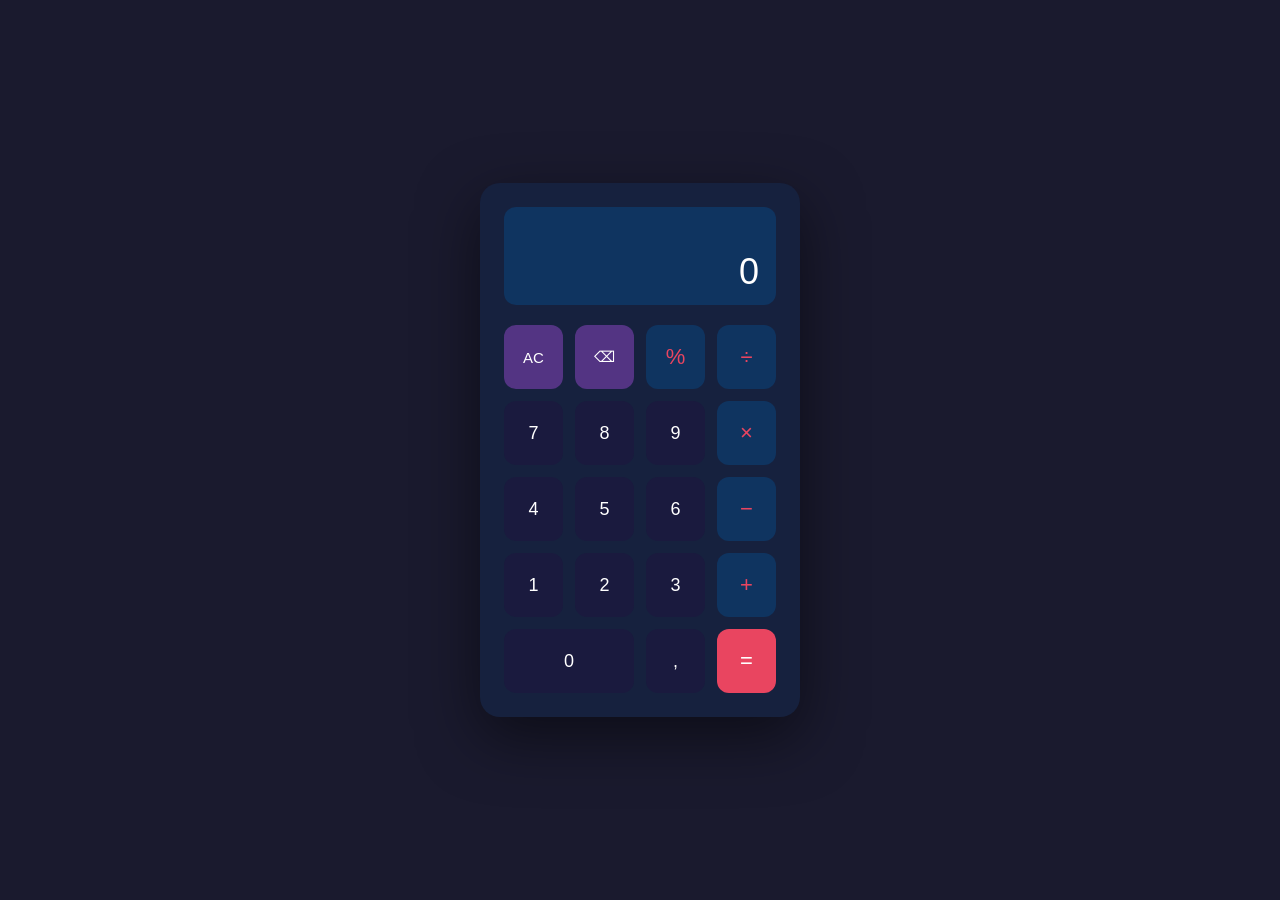
<file: rekenmachine.html>
<!DOCTYPE html>
<html lang="nl">
<head>
    <meta charset="UTF-8">
    <meta name="viewport" content="width=device-width, initial-scale=1.0">
    <title>Rekenmachine</title>
    <style>
        * {
            margin: 0;
            padding: 0;
            box-sizing: border-box;
        }

        body {
            min-height: 100vh;
            display: flex;
            align-items: center;
            justify-content: center;
            background: #1a1a2e;
            font-family: 'Segoe UI', sans-serif;
        }

        .calculator {
            background: #16213e;
            border-radius: 20px;
            padding: 24px;
            box-shadow: 0 20px 60px rgba(0,0,0,0.5);
            width: 320px;
        }

        .display {
            background: #0f3460;
            border-radius: 12px;
            padding: 20px 16px 12px;
            margin-bottom: 20px;
            min-height: 90px;
            display: flex;
            flex-direction: column;
            align-items: flex-end;
            justify-content: flex-end;
        }

        .display .geschiedenis {
            color: #a0aec0;
            font-size: 14px;
            min-height: 20px;
            margin-bottom: 4px;
        }

        .display .invoer {
            color: #ffffff;
            font-size: 36px;
            font-weight: 300;
            letter-spacing: 1px;
            word-break: break-all;
        }

        .knoppen {
            display: grid;
            grid-template-columns: repeat(4, 1fr);
            gap: 12px;
        }

        button {
            border: none;
            border-radius: 12px;
            font-size: 18px;
            font-weight: 500;
            height: 64px;
            cursor: pointer;
            transition: transform 0.1s, opacity 0.1s;
        }

        button:active {
            transform: scale(0.94);
            opacity: 0.85;
        }

        .btn-getal {
            background: #1a1a3e;
            color: #ffffff;
        }

        .btn-getal:hover {
            background: #252550;
        }

        .btn-bewerking {
            background: #0f3460;
            color: #e94560;
            font-size: 22px;
        }

        .btn-bewerking:hover {
            background: #174080;
        }

        .btn-is-gelijk {
            background: #e94560;
            color: #ffffff;
            font-size: 22px;
        }

        .btn-is-gelijk:hover {
            background: #c73652;
        }

        .btn-wissen {
            background: #533483;
            color: #ffffff;
            font-size: 15px;
        }

        .btn-wissen:hover {
            background: #6a44a0;
        }

        .breed {
            grid-column: span 2;
        }
    </style>
</head>
<body>

<div class="calculator">
    <div class="display">
        <div class="geschiedenis" id="geschiedenis"></div>
        <div class="invoer" id="invoer">0</div>
    </div>

    <div class="knoppen">
        <button class="btn-wissen" onclick="wisAlles()">AC</button>
        <button class="btn-wissen" onclick="wisLaatste()">⌫</button>
        <button class="btn-bewerking" onclick="kiesBewerking('%')">%</button>
        <button class="btn-bewerking" onclick="kiesBewerking('/')">÷</button>

        <button class="btn-getal" onclick="voegGetalToe('7')">7</button>
        <button class="btn-getal" onclick="voegGetalToe('8')">8</button>
        <button class="btn-getal" onclick="voegGetalToe('9')">9</button>
        <button class="btn-bewerking" onclick="kiesBewerking('*')">×</button>

        <button class="btn-getal" onclick="voegGetalToe('4')">4</button>
        <button class="btn-getal" onclick="voegGetalToe('5')">5</button>
        <button class="btn-getal" onclick="voegGetalToe('6')">6</button>
        <button class="btn-bewerking" onclick="kiesBewerking('-')">−</button>

        <button class="btn-getal" onclick="voegGetalToe('1')">1</button>
        <button class="btn-getal" onclick="voegGetalToe('2')">2</button>
        <button class="btn-getal" onclick="voegGetalToe('3')">3</button>
        <button class="btn-bewerking" onclick="kiesBewerking('+')">+</button>

        <button class="btn-getal breed" onclick="voegGetalToe('0')">0</button>
        <button class="btn-getal" onclick="voegKomma()">,</button>
        <button class="btn-is-gelijk" onclick="bereken()">=</button>
    </div>
</div>

<script>
    let huidigGetal = '0';
    let eersteGetal = null;
    let bewerking = null;
    let nieuweInvoer = false;

    const invoerEl = document.getElementById('invoer');
    const geschiedenisEl = document.getElementById('geschiedenis');

    function updateDisplay() {
        invoerEl.textContent = huidigGetal.replace('.', ',');
    }

    function voegGetalToe(getal) {
        if (nieuweInvoer) {
            huidigGetal = getal;
            nieuweInvoer = false;
        } else {
            huidigGetal = huidigGetal === '0' ? getal : huidigGetal + getal;
        }
        updateDisplay();
    }

    function voegKomma() {
        if (nieuweInvoer) {
            huidigGetal = '0.';
            nieuweInvoer = false;
        } else if (!huidigGetal.includes('.')) {
            huidigGetal += '.';
        }
        updateDisplay();
    }

    function kiesBewerking(op) {
        if (eersteGetal !== null && !nieuweInvoer) {
            bereken(true);
        }
        eersteGetal = parseFloat(huidigGetal);
        bewerking = op;
        nieuweInvoer = true;

        const symbolen = { '+': '+', '-': '−', '*': '×', '/': '÷', '%': '%' };
        geschiedenisEl.textContent = formatteerGetal(eersteGetal) + ' ' + symbolen[op];
    }

    function bereken(tussenStap = false) {
        if (eersteGetal === null || bewerking === null) return;

        const tweedeGetal = parseFloat(huidigGetal);
        const symbolen = { '+': '+', '-': '−', '*': '×', '/': '÷', '%': '%' };
        let resultaat;

        switch (bewerking) {
            case '+': resultaat = eersteGetal + tweedeGetal; break;
            case '-': resultaat = eersteGetal - tweedeGetal; break;
            case '*': resultaat = eersteGetal * tweedeGetal; break;
            case '/':
                if (tweedeGetal === 0) {
                    huidigGetal = 'Fout';
                    geschiedenisEl.textContent = 'Delen door nul';
                    eersteGetal = null;
                    bewerking = null;
                    nieuweInvoer = true;
                    updateDisplay();
                    return;
                }
                resultaat = eersteGetal / tweedeGetal;
                break;
            case '%': resultaat = eersteGetal % tweedeGetal; break;
        }

        if (!tussenStap) {
            geschiedenisEl.textContent =
                formatteerGetal(eersteGetal) + ' ' + symbolen[bewerking] + ' ' + formatteerGetal(tweedeGetal) + ' =';
            eersteGetal = null;
            bewerking = null;
        }

        resultaat = Math.round(resultaat * 1e10) / 1e10;
        huidigGetal = String(resultaat);
        nieuweInvoer = true;
        updateDisplay();
    }

    function formatteerGetal(n) {
        return String(Math.round(n * 1e10) / 1e10).replace('.', ',');
    }

    function wisAlles() {
        huidigGetal = '0';
        eersteGetal = null;
        bewerking = null;
        nieuweInvoer = false;
        geschiedenisEl.textContent = '';
        updateDisplay();
    }

    function wisLaatste() {
        if (nieuweInvoer || huidigGetal === 'Fout') {
            wisAlles();
            return;
        }
        huidigGetal = huidigGetal.length > 1 ? huidigGetal.slice(0, -1) : '0';
        updateDisplay();
    }

    document.addEventListener('keydown', (e) => {
        if (e.key >= '0' && e.key <= '9') voegGetalToe(e.key);
        else if (e.key === ',' || e.key === '.') voegKomma();
        else if (e.key === '+') kiesBewerking('+');
        else if (e.key === '-') kiesBewerking('-');
        else if (e.key === '*') kiesBewerking('*');
        else if (e.key === '/') { e.preventDefault(); kiesBewerking('/'); }
        else if (e.key === '%') kiesBewerking('%');
        else if (e.key === 'Enter' || e.key === '=') bereken();
        else if (e.key === 'Backspace') wisLaatste();
        else if (e.key === 'Escape') wisAlles();
    });
</script>

</body>
</html>
</file>
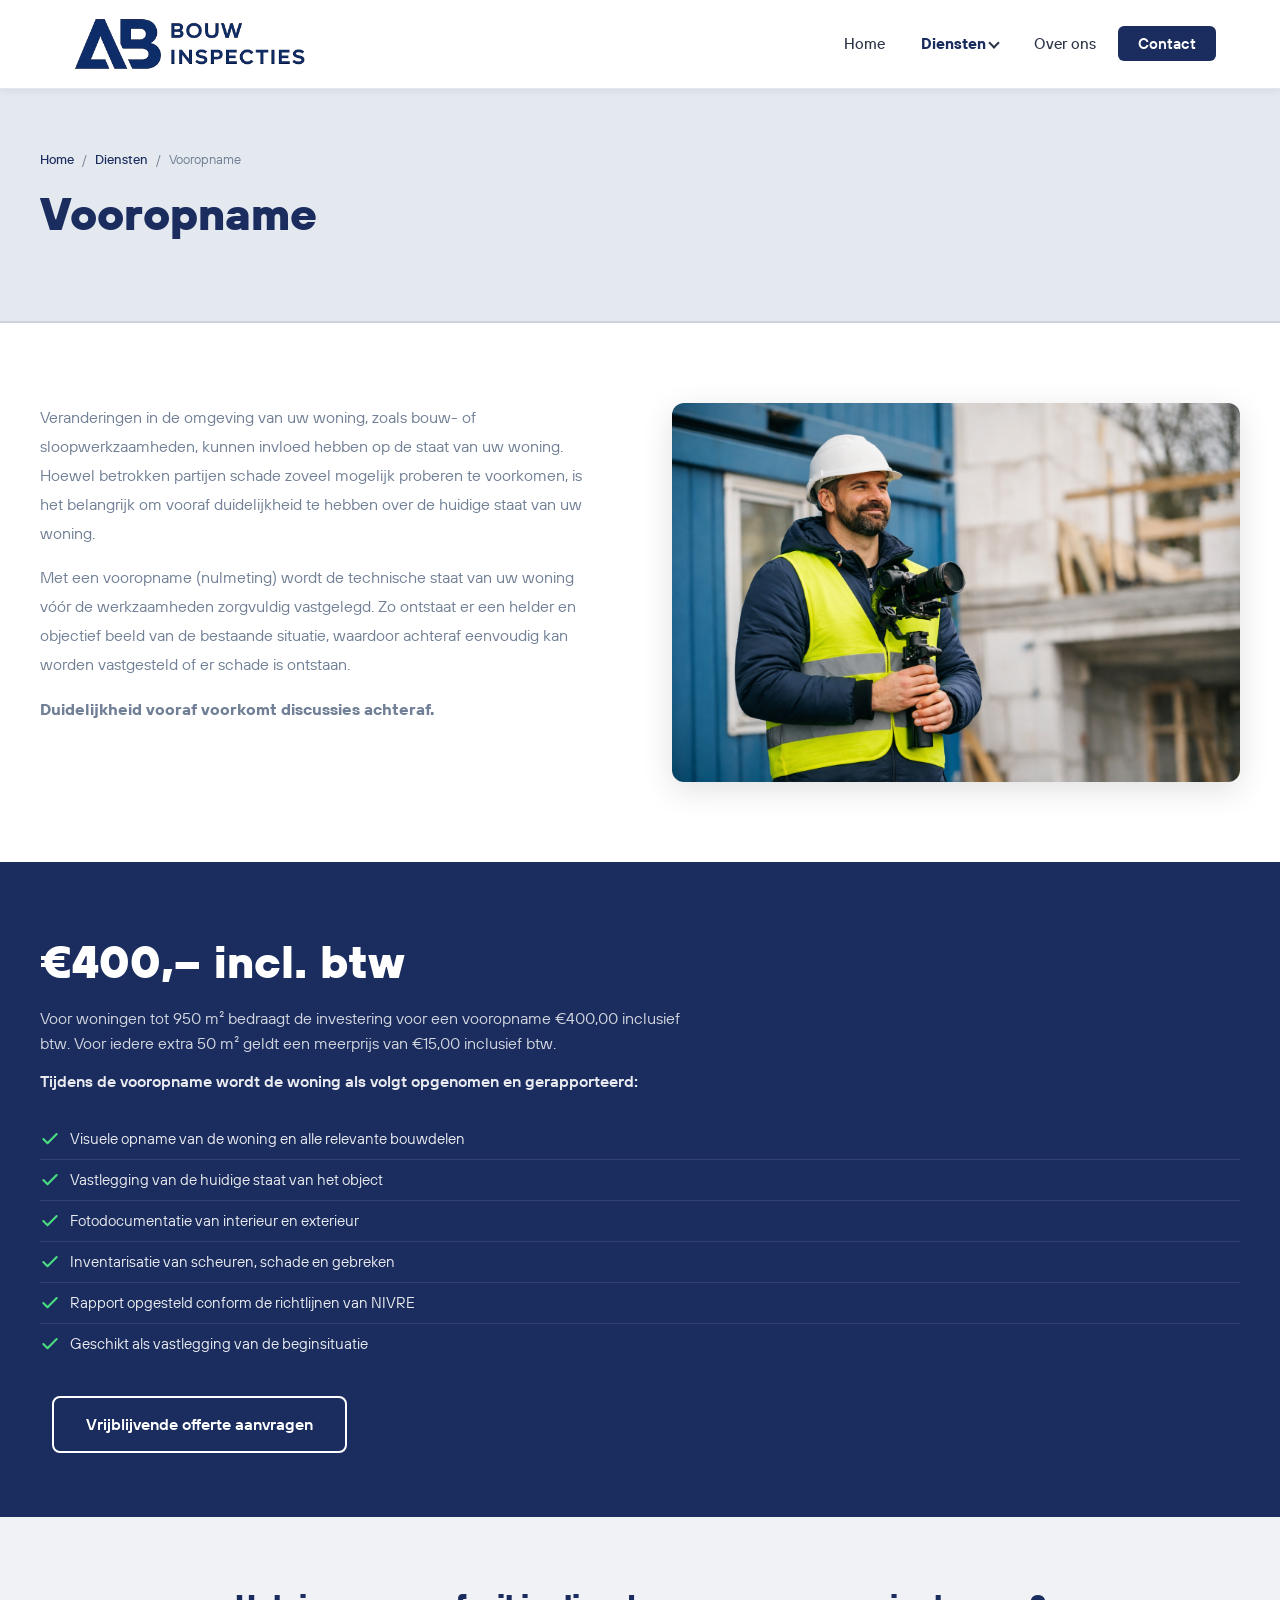
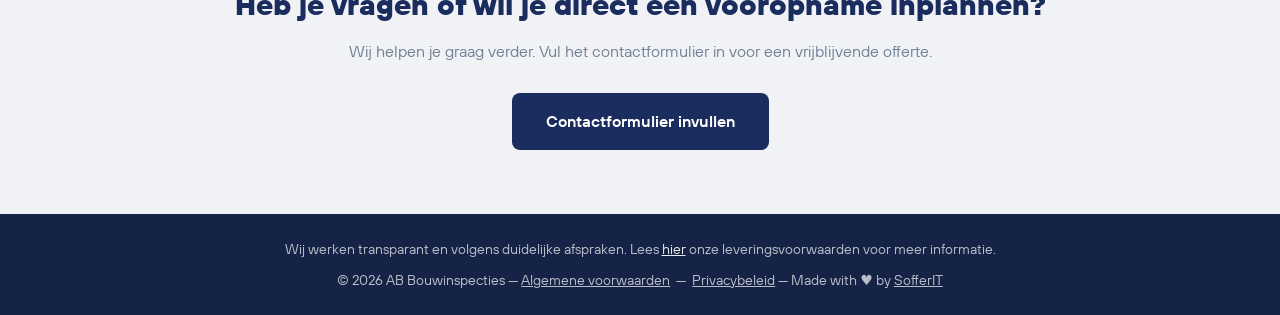
<file: vooropname.html>
<!doctype html>
<!-- Website gemaakt door SofferIT (sofferit.nl) | Versie 1.0 -->
<html lang="nl">
  <head>
    <meta charset="UTF-8" />
    <meta name="viewport" content="width=device-width, initial-scale=1.0" />
    <title>Vooropname – AB Bouwinspecties</title>
    <meta
      name="description"
      content="Vastlegging van de technische staat van uw woning vóór bouw- of sloopwerkzaamheden. Duidelijkheid vooraf voorkomt discussies achteraf. Vanaf €400 incl. btw."
    />
    <link rel="stylesheet" href="style.css" />
  </head>
  <body>
    <!-- NAVBAR -->
    <nav class="navbar">
      <div class="navbar-inner">
        <a href="index.html" class="logo">
          <img src="afbeeldingen/logo.png" alt="AB Bouwinspecties" class="logo-img" />
        </a>
        <ul class="nav-links">
          <li><a href="index.html">Home</a></li>
          <li class="dropdown">
            <a href="#" class="active">Diensten</a>
            <ul class="dropdown-menu">
              <li><a href="vooropname.html" style="font-weight: 700; color: #1b2d5e">Vooropname</a></li>
              <li><a href="bouwkundige-keuring.html">Bouwkundige keuring</a></li>
              <li><a href="funderingsrisico.html">Funderingsrisico onderzoek</a></li>
            </ul>
          </li>
          <li><a href="over-ons.html">Over ons</a></li>
          <li><a href="contact.html" class="nav-cta">Contact</a></li>
        </ul>
        <button class="hamburger" onclick="toggleMenu()" aria-label="Menu">
          <span></span>
          <span></span>
          <span></span>
        </button>
      </div>
      <div class="mobile-menu" id="mobileMenu">
        <a href="index.html">Home</a>
        <span
          style="
            display: block;
            padding: 12px 0 4px;
            font-size: 12px;
            font-weight: 700;
            letter-spacing: 0.08em;
            color: #718096;
            text-transform: uppercase;
          "
        >
          Diensten
        </span>
        <a href="vooropname.html" class="mobile-sub" style="font-weight: 700">Vooropname</a>
        <a href="bouwkundige-keuring.html" class="mobile-sub">Bouwkundige keuring</a>
        <a href="funderingsrisico.html" class="mobile-sub">Funderingsrisico onderzoek</a>
        <a href="over-ons.html">Over ons</a>
        <a href="contact.html">Contact</a>
      </div>
    </nav>

    <!-- PAGE HEADER -->
    <div class="page-header">
      <div class="container">
        <div class="breadcrumb">
          <a href="index.html">Home</a>
          <span>/</span>
          <a href="#">Diensten</a>
          <span>/</span>
          <span>Vooropname</span>
        </div>
        <h1>Vooropname</h1>
      </div>
    </div>

    <!-- SERVICE DETAIL -->
    <div class="service-detail-wrap">
    <div class="service-detail">
      <div>
        <p>
          Veranderingen in de omgeving van uw woning, zoals bouw- of sloopwerkzaamheden, kunnen invloed hebben op de
          staat van uw woning. Hoewel betrokken partijen schade zoveel mogelijk proberen te voorkomen, is het belangrijk
          om vooraf duidelijkheid te hebben over de huidige staat van uw woning.
        </p>
        <p>
          Met een vooropname (nulmeting) wordt de technische staat van uw woning vóór de werkzaamheden zorgvuldig
          vastgelegd. Zo ontstaat er een helder en objectief beeld van de bestaande situatie, waardoor achteraf
          eenvoudig kan worden vastgesteld of er schade is ontstaan.
        </p>
        <p><strong>Duidelijkheid vooraf voorkomt discussies achteraf.</strong></p>
      </div>
      <img src="afbeeldingen/afbeelding-vooropname.png" alt="Vooropname van woning" />
    </div>
    </div>

    <!-- PRIJS SECTION -->
    <section class="price-section">
      <div class="container">
        <p class="price-tag">€400,&ndash; incl. btw</p>
        <p>
          Voor woningen tot 950 m² bedraagt de investering voor een vooropname €400,00 inclusief btw. Voor iedere extra 50 m² geldt een meerprijs van €15,00 inclusief btw.
        </p>
        <p style="margin-top: 8px; font-weight: 600; color: rgba(255, 255, 255, 0.9)">
          Tijdens de vooropname wordt de woning als volgt opgenomen en gerapporteerd:
        </p>
        <ul class="price-list">
          <li>Visuele opname van de woning en alle relevante bouwdelen</li>
          <li>Vastlegging van de huidige staat van het object</li>
          <li>Fotodocumentatie van interieur en exterieur</li>
          <li>Inventarisatie van scheuren, schade en gebreken</li>
          <li>Rapport opgesteld conform de richtlijnen van NIVRE</li>
          <li>Geschikt als vastlegging van de beginsituatie</li>
        </ul>
        <a href="contact.html" class="btn btn-outline">Vrijblijvende offerte aanvragen</a>
      </div>
    </section>

    <!-- CTA -->
    <div class="cta-banner">
      <div class="container">
        <h2>Heb je vragen of wil je direct een vooropname inplannen?</h2>
        <p>Wij helpen je graag verder. Vul het contactformulier in voor een vrijblijvende offerte.</p>
        <a href="contact.html" class="btn btn-primary">Contactformulier invullen</a>
      </div>
    </div>

    <!-- FOOTER -->
    <footer>
      <p>
        Wij werken transparant en volgens duidelijke afspraken. Lees
        <a href="leveringsvoorwaarden.html">hier</a>
        onze leveringsvoorwaarden voor meer informatie.
      </p>
      <p style="margin-top: 8px">
        &copy;
        <span id="footer-year"></span>
        AB Bouwinspecties &mdash;
        <a href="algemene-voorwaarden.html" style="color: inherit; text-decoration: underline">Algemene voorwaarden</a>
        &nbsp;&mdash;&nbsp;
        <a href="privacybeleid.html" style="color: inherit; text-decoration: underline">Privacybeleid</a>
        &mdash; Made with &hearts; by
        <a href="https://sofferit.nl" target="_blank" style="color: inherit; text-decoration: underline">SofferIT</a>
      </p>
    </footer>

    <script>
      document.getElementById("footer-year").textContent = new Date().getFullYear();
      function toggleMenu() {
        document.getElementById("mobileMenu").classList.toggle("open");
      }
    </script>
  </body>
</html>
</file>
<file: style.css>
/* ===== FONTS ===== */
@font-face {
  font-family: "TT Hoves Pro";
  src: url("fonts/tt-hoves-pro-regular.ttf") format("truetype");
  font-weight: 400;
  font-style: normal;
  font-display: swap;
}

@font-face {
  font-family: "TT Hoves Pro";
  src: url("fonts/tt-hoves-pro-medium.ttf") format("truetype");
  font-weight: 500;
  font-style: normal;
  font-display: swap;
}

@font-face {
  font-family: "TT Hoves Pro";
  src: url("fonts/tt-hoves-pro-demibold.ttf") format("truetype");
  font-weight: 600;
  font-style: normal;
  font-display: swap;
}

@font-face {
  font-family: "TT Hoves Pro";
  src: url("fonts/tt-hoves-pro-bold.ttf") format("truetype");
  font-weight: 700;
  font-style: normal;
  font-display: swap;
}

@font-face {
  font-family: "TT Hoves Pro";
  src: url("fonts/tt-hoves-pro-extrabold.ttf") format("truetype");
  font-weight: 800;
  font-style: normal;
  font-display: swap;
}

@font-face {
  font-family: "TT Hoves Pro";
  src: url("fonts/tt-hoves-pro-italic.ttf") format("truetype");
  font-weight: 400;
  font-style: italic;
  font-display: swap;
}

/* ===== RESET & BASE ===== */
*,
*::before,
*::after {
  box-sizing: border-box;
  margin: 0;
  padding: 0;
}

:root {
  --navy: #1b2d5e;
  --navy-dark: #152347;
  --blue-heading: #1b2d5e;
  --blue-accent: #2c5282;
  --gray-bg: #f0f2f5;
  --white: #ffffff;
  --text: #2d3748;
  --text-light: #718096;
  --border: #e2e8f0;
}

html {
  scroll-behavior: smooth;
}

body {
  font-family:
    "TT Hoves Pro",
    "Segoe UI",
    system-ui,
    -apple-system,
    sans-serif;
  font-style: normal;
  font-synthesis: none;
  color: var(--text);
  line-height: 1.6;
  font-size: 16px;
}

a {
  color: inherit;
  text-decoration: none;
}
ul {
  list-style: none;
}
img {
  max-width: 100%;
  display: block;
}

/* ===== NAVBAR ===== */
.navbar {
  background: var(--white);
  border-bottom: 1px solid var(--border);
  position: sticky;
  top: 0;
  z-index: 100;
  box-shadow: 0 2px 8px rgba(0, 0, 0, 0.06);
}

.navbar-inner {
  max-width: 1200px;
  margin: 0 auto;
  padding: 0 24px;
  height: 88px;
  display: flex;
  align-items: center;
  justify-content: space-between;
}

.logo {
  display: block;
  overflow: hidden;
  width: 250px;
  height: 80px;
  text-decoration: none;
  flex-shrink: 0;
  align-self: center;
}

.logo-img {
  width: 305px;
  max-width: none;
  height: auto;
  margin-top: -104px;
  margin-left: -21px;
}

.nav-links {
  display: flex;
  align-items: center;
  gap: 8px;
}

.nav-links a,
.dropdown > a {
  padding: 8px 14px;
  border-radius: 6px;
  font-size: 15px;
  font-weight: 500;
  color: var(--text);
  transition:
    background 0.2s,
    color 0.2s;
}

.nav-links a:hover,
.dropdown > a:hover {
  background: var(--gray-bg);
  color: var(--navy);
}

.nav-links a.active {
  color: var(--navy);
  font-weight: 700;
}

.nav-cta {
  background: var(--navy) !important;
  color: var(--white) !important;
  border-radius: 6px;
  padding: 8px 20px !important;
  font-weight: 600 !important;
}

.nav-cta:hover {
  background: var(--navy-dark) !important;
  color: var(--white) !important;
}

/* Dropdown */
.dropdown {
  position: relative;
}

.dropdown > a {
  display: flex;
  align-items: center;
  gap: 4px;
  cursor: pointer;
}

.dropdown > a::after {
  content: "";
  border: solid var(--text);
  border-width: 0 2px 2px 0;
  display: inline-block;
  padding: 3px;
  transform: rotate(45deg);
  margin-top: -2px;
  transition: transform 0.2s;
}

.dropdown:hover > a::after {
  transform: rotate(-135deg);
  margin-top: 2px;
}

.dropdown-menu {
  display: none;
  position: absolute;
  top: 100%;
  left: 0;
  background: var(--white);
  border: 1px solid var(--border);
  border-radius: 8px;
  box-shadow: 0 8px 24px rgba(0, 0, 0, 0.12);
  min-width: 220px;
  padding: 10px 6px 6px;
}

.dropdown:hover .dropdown-menu {
  display: block;
}

.dropdown-menu a {
  display: block;
  padding: 10px 14px !important;
  border-radius: 6px;
  font-size: 14px;
}

.dropdown-menu a:hover {
  background: var(--gray-bg);
  color: var(--navy);
}

/* Mobile menu */
.hamburger {
  display: none;
  flex-direction: column;
  gap: 5px;
  cursor: pointer;
  padding: 8px;
  border: none;
  background: none;
}

.hamburger span {
  display: block;
  width: 24px;
  height: 2px;
  background: var(--navy);
  border-radius: 2px;
  transition: all 0.3s;
}

.mobile-menu {
  display: none;
  background: var(--white);
  border-top: 1px solid var(--border);
  padding: 16px 24px 24px;
}

.mobile-menu.open {
  display: block;
}

.mobile-menu a {
  display: block;
  padding: 12px 0;
  border-bottom: 1px solid var(--border);
  font-size: 16px;
  font-weight: 500;
  color: var(--text);
}

.mobile-menu a:last-child {
  border-bottom: none;
}

.mobile-menu .mobile-sub {
  padding-left: 16px;
  font-size: 15px;
  color: var(--text-light);
}

/* ===== HERO ===== */
.hero {
  position: relative;
  min-height: 640px;
  background: var(--gray-bg);
  overflow: hidden;
  display: flex;
  align-items: center;
  padding: 0 24px;
}

.hero-bg {
  position: absolute;
  inset: 0;
  width: 100%;
  height: 100%;
  object-fit: cover;
  object-position: center 20%;
  filter: brightness(0.4);
}

.hero-content {
  position: relative;
  max-width: 1200px;
  margin: 0 auto;
  padding: 80px 0;
  width: 100%;
}

.hero-content h1 {
  font-size: clamp(2rem, 4vw, 3.2rem);
  font-weight: 800;
  color: var(--white);
  max-width: 560px;
  line-height: 1.2;
  margin-bottom: 24px;
}

.hero-content p {
  font-size: 1.1rem;
  color: rgba(255, 255, 255, 0.85);
  max-width: 640px;
  margin-bottom: 36px;
}

.btn {
  display: inline-block;
  padding: 14px 32px;
  border-radius: 8px;
  font-size: 16px;
  font-weight: 600;
  cursor: pointer;
  transition: all 0.2s;
  text-decoration: none;
  border: none;
}

.btn-primary {
  background: var(--navy);
  color: var(--white);
  border: 2px solid transparent;
}

.btn-primary:hover {
  background: var(--navy-dark);
  transform: translateY(-1px);
  box-shadow: 0 4px 12px rgba(27, 45, 94, 0.3);
}

.btn-outline {
  background: transparent;
  color: var(--white);
  border: 2px solid var(--white);
  margin-left: 12px;
}

.hero-btns {
  display: flex;
  gap: 16px;
  flex-wrap: wrap;
}

.hero-btns .btn {
  flex: 1;
  text-align: center;
  min-width: 180px;
  max-width: 240px;
}

.hero-btns .btn-outline {
  margin-left: 0;
}

.btn-outline:hover {
  background: var(--white);
  color: var(--navy);
}

/* ===== SECTIONS ===== */
.section {
  padding: 80px 24px;
}

.section-gray {
  background: #dce0e8;
}
.section-navy {
  background: var(--navy);
  color: var(--white);
}
.section-navy h2 {
  color: var(--white);
}

.container {
  max-width: 1200px;
  margin: 0 auto;
}

.section-title {
  font-size: clamp(1.5rem, 3vw, 2.2rem);
  font-weight: 800;
  color: var(--navy);
  margin-bottom: 16px;
}

.section-subtitle {
  font-size: 1.05rem;
  color: var(--text-light);
  max-width: 800px;
  margin-bottom: 48px;
}

.text-center {
  text-align: center;
}
.section-subtitle.centered {
  margin-left: auto;
  margin-right: auto;
}

/* ===== ABOUT SPLIT ===== */
.split {
  display: grid;
  grid-template-columns: 1fr 1fr;
  gap: 64px;
  align-items: center;
}

.split-reverse {
  direction: rtl;
}
.split-reverse > * {
  direction: ltr;
}

.split img {
  border-radius: 12px;
  width: 100%;
  height: 360px;
  object-fit: cover;
  box-shadow: 0 8px 32px rgba(0, 0, 0, 0.12);
}

.split-text h2 {
  font-size: 2rem;
  font-weight: 800;
  color: var(--navy);
  margin-bottom: 20px;
  line-height: 1.2;
}

.split-text p {
  color: var(--text-light);
  margin-bottom: 16px;
  line-height: 1.7;
}

.split-text a.link {
  color: var(--navy);
  font-weight: 600;
  text-decoration: underline;
}

/* ===== USP GRID ===== */
.usp-grid {
  display: grid;
  grid-template-columns: repeat(6, 1fr);
  gap: 24px;
  margin-top: 16px;
}

.usp-item {
  text-align: center;
  padding: 24px 16px;
  transition: transform 0.2s;
  cursor: default;
}

.usp-item:hover {
  transform: translateY(-6px);
}

.usp-icon {
  width: 64px;
  height: 64px;
  margin: 0 auto 16px;
  background: rgba(255, 255, 255, 0.1);
  border: 2px solid rgba(255, 255, 255, 0.3);
  border-radius: 50%;
  display: flex;
  align-items: center;
  justify-content: center;
  transition:
    background 0.2s,
    border-color 0.2s;
}

.usp-item:hover .usp-icon {
  background: rgba(255, 255, 255, 0.22);
  border-color: rgba(255, 255, 255, 0.7);
}

.usp-icon svg {
  width: 28px;
  height: 28px;
  stroke: white;
  fill: none;
  transition: transform 0.2s;
}

.usp-item:hover .usp-icon svg {
  transform: scale(1.15);
}

.usp-item p {
  font-size: 13px;
  font-weight: 700;
  letter-spacing: 0.05em;
  text-transform: uppercase;
  color: var(--white);
  line-height: 1.3;
}

/* ===== DIENSTEN CARDS ===== */
.diensten-grid {
  display: grid;
  grid-template-columns: repeat(3, 1fr);
  gap: 32px;
}

.dienst-card {
  background: var(--white);
  border-radius: 12px;
  overflow: hidden;
  box-shadow: 0 2px 16px rgba(0, 0, 0, 0.08);
  transition:
    transform 0.2s,
    box-shadow 0.2s;
  display: flex;
  flex-direction: column;
}

.dienst-card:hover {
  transform: translateY(-4px);
  box-shadow: 0 8px 32px rgba(0, 0, 0, 0.14);
}

.dienst-card img {
  width: 100%;
  height: 200px;
  object-fit: cover;
}

.dienst-card-body {
  padding: 24px;
  flex: 1;
  display: flex;
  flex-direction: column;
}

.dienst-card h3 {
  font-size: 1.1rem;
  font-weight: 700;
  color: var(--navy);
  text-transform: uppercase;
  letter-spacing: 0.05em;
  margin-bottom: 12px;
}

.dienst-card p {
  color: var(--text-light);
  font-size: 14px;
  flex: 1;
  margin-bottom: 20px;
}

.dienst-card .btn {
  align-self: flex-start;
  padding: 10px 20px;
  font-size: 14px;
}

/* ===== CONTACT SECTION ===== */
.contact-split {
  display: grid;
  grid-template-columns: 1fr 1fr;
  gap: 64px;
  align-items: start;
}

.contact-info h2 {
  font-size: 2rem;
  font-weight: 800;
  color: var(--white);
  margin-bottom: 16px;
}

.contact-info p {
  color: rgba(255, 255, 255, 0.8);
  margin-bottom: 32px;
  line-height: 1.7;
}

.contact-detail {
  display: flex;
  align-items: center;
  gap: 12px;
  margin-bottom: 16px;
  color: var(--white);
}

.cert-logos {
  display: flex;
  align-items: center;
  gap: 16px;
  margin-top: 32px;
  flex-wrap: wrap;
}

.cert-logos img {
  height: 48px;
  width: auto;
  max-width: none;
  background: white;
  padding: 8px 14px;
  border-radius: 8px;
  object-fit: contain;
}

.contact-detail svg {
  width: 20px;
  height: 20px;
  stroke: white;
  fill: none;
  flex-shrink: 0;
}

/* ===== FORM ===== */
.form-card {
  background: var(--white);
  border-radius: 12px;
  padding: 36px;
  box-shadow: 0 4px 24px rgba(0, 0, 0, 0.15);
}

.form-group {
  margin-bottom: 20px;
}

.form-group label {
  display: block;
  font-size: 14px;
  font-weight: 600;
  color: var(--navy);
  margin-bottom: 6px;
}

.form-group label span.optional {
  font-weight: 400;
  color: var(--text-light);
  font-size: 12px;
  margin-left: 4px;
}

.form-group input,
.form-group textarea,
.form-group select {
  width: 100%;
  padding: 10px 14px;
  border: 1.5px solid var(--border);
  border-radius: 6px;
  font-size: 15px;
  font-family: inherit;
  color: var(--text);
  background: #fafafa;
  transition: border-color 0.2s;
}

.form-group input:focus,
.form-group textarea:focus,
.form-group select:focus {
  outline: none;
  border-color: var(--navy);
  background: var(--white);
}

.form-group textarea {
  resize: vertical;
  min-height: 100px;
}

.form-group input::placeholder,
.form-group textarea::placeholder {
  color: #a0aec0;
  font-style: italic;
}

.checkbox-group {
  display: flex;
  flex-direction: column;
  gap: 8px;
  margin-top: 6px;
}

.checkbox-item {
  display: flex;
  align-items: center;
  gap: 10px;
  cursor: pointer;
  font-size: 15px;
}

.checkbox-item input[type="checkbox"] {
  width: 18px;
  height: 18px;
  accent-color: var(--navy);
  cursor: pointer;
  flex-shrink: 0;
}

.consent-box {
  background: var(--gray-bg);
  border-radius: 8px;
  padding: 14px;
  display: flex;
  gap: 10px;
  align-items: flex-start;
  margin-top: 8px;
}

.consent-box input[type="checkbox"] {
  width: 18px;
  height: 18px;
  accent-color: var(--navy);
  flex-shrink: 0;
  margin-top: 2px;
}

.consent-box label {
  font-size: 14px;
  color: var(--text);
  cursor: pointer;
}

.form-group small {
  display: block;
  color: var(--text-light);
  font-size: 12px;
  font-style: italic;
  margin-top: 4px;
}

.form-success {
  display: none;
  background: #f0fff4;
  border: 1.5px solid #68d391;
  border-radius: 8px;
  padding: 16px;
  color: #276749;
  font-weight: 600;
  text-align: center;
  margin-top: 16px;
}

/* ===== PAGE HEADER ===== */
.page-header {
  background: #e4e8ef;
  padding: 60px 24px;
  border-bottom: 2px solid #cdd3de;
}

.page-header h1 {
  font-size: clamp(1.8rem, 4vw, 2.8rem);
  font-weight: 800;
  color: var(--navy);
  margin-bottom: 12px;
}

.page-header p {
  font-size: 1.05rem;
  color: var(--text-light);
  max-width: 600px;
}

/* ===== PRICE SECTION ===== */
.price-section {
  background: var(--navy);
  color: var(--white);
  padding: 64px 24px;
}

.price-section .price-tag {
  font-size: clamp(1.8rem, 4vw, 2.8rem);
  font-weight: 800;
  color: var(--white);
  margin-bottom: 8px;
}

.price-section p {
  color: rgba(255, 255, 255, 0.8);
  margin-bottom: 12px;
  max-width: 640px;
}

.price-list {
  margin: 24px 0 32px;
  padding-left: 0;
}

.price-list li {
  display: flex;
  align-items: flex-start;
  gap: 10px;
  padding: 8px 0;
  color: rgba(255, 255, 255, 0.9);
  font-size: 15px;
  border-bottom: 1px solid rgba(255, 255, 255, 0.1);
}

.price-list li:last-child {
  border-bottom: none;
}

.price-list li::before {
  content: "";
  display: inline-block;
  width: 20px;
  height: 20px;
  min-width: 20px;
  background: url("data:image/svg+xml,%3Csvg xmlns='http://www.w3.org/2000/svg' viewBox='0 0 24 24' fill='none' stroke='%234ade80' stroke-width='2.5' stroke-linecap='round' stroke-linejoin='round'%3E%3Cpolyline points='20 6 9 17 4 12'/%3E%3C/svg%3E")
    center/contain no-repeat;
  margin-top: 2px;
}

/* ===== SERVICE DETAIL ===== */
.service-detail-wrap {
  padding: 80px 24px;
}

.service-detail {
  display: grid;
  grid-template-columns: 1fr 1fr;
  gap: 64px;
  align-items: start;
  max-width: 1200px;
  margin: 0 auto;
}

.service-detail img {
  border-radius: 12px;
  width: 100%;
  box-shadow: 0 8px 32px rgba(0, 0, 0, 0.12);
}

.service-detail h2 {
  font-size: 1.5rem;
  font-weight: 800;
  color: var(--navy);
  margin-bottom: 20px;
  white-space: nowrap;
}

.service-detail p {
  color: var(--text-light);
  line-height: 1.8;
  margin-bottom: 16px;
}

/* ===== OVER ONS ===== */
.werkwijze-grid {
  display: grid;
  grid-template-columns: 1fr 2fr;
  gap: 48px;
  align-items: center;
}

.werkwijze-icon {
  display: flex;
  justify-content: center;
}

.werkwijze-icon svg {
  width: 120px;
  height: 120px;
  stroke: rgba(255, 255, 255, 0.8);
  fill: none;
}

.cert-grid {
  display: grid;
  grid-template-columns: repeat(2, 1fr);
  gap: 24px;
  margin-top: 32px;
}

.cert-item {
  background: var(--white);
  border: 1.5px solid var(--border);
  border-radius: 10px;
  padding: 20px 24px;
}

.cert-item h4 {
  font-size: 1rem;
  font-weight: 700;
  color: var(--navy);
  margin-bottom: 8px;
}

.cert-item p {
  font-size: 14px;
  color: var(--text-light);
}

.doelgroep-grid {
  display: grid;
  grid-template-columns: repeat(auto-fit, minmax(160px, 1fr));
  gap: 16px;
  margin-top: 32px;
}

.doelgroep-item {
  background: rgba(255, 255, 255, 0.1);
  border: 1px solid rgba(255, 255, 255, 0.2);
  border-radius: 10px;
  padding: 16px;
  text-align: center;
  color: var(--white);
}

.doelgroep-item h4 {
  font-size: 14px;
  font-weight: 700;
  letter-spacing: 0.03em;
}

/* ===== COMBINATION OFFER ===== */
.combo-box {
  background: rgba(255, 255, 255, 0.08);
  border: 1.5px solid rgba(255, 255, 255, 0.2);
  border-radius: 10px;
  padding: 24px;
  margin-top: 32px;
  max-width: 640px;
}

.combo-box h4 {
  font-size: 1.1rem;
  font-weight: 700;
  color: var(--white);
  margin-bottom: 8px;
}

.combo-box p {
  color: rgba(255, 255, 255, 0.8);
  font-size: 14px;
}

/* ===== FOOTER ===== */
footer {
  background: var(--navy-dark);
  color: rgba(255, 255, 255, 0.7);
  padding: 24px;
  text-align: center;
  font-size: 14px;
}

footer a {
  color: rgba(255, 255, 255, 0.9);
  text-decoration: underline;
}

footer a:hover {
  color: var(--white);
}

/* ===== BREADCRUMB ===== */
.breadcrumb {
  display: flex;
  gap: 8px;
  align-items: center;
  font-size: 13px;
  color: var(--text-light);
  margin-bottom: 8px;
}

.breadcrumb a {
  color: var(--navy);
  font-weight: 500;
}
.breadcrumb span {
  color: var(--text-light);
}

/* ===== CTA BANNER ===== */
.cta-banner {
  padding: 64px 24px;
  text-align: center;
  background: var(--gray-bg);
}

.cta-banner h2 {
  font-size: 1.8rem;
  font-weight: 800;
  color: var(--navy);
  margin-bottom: 12px;
}

.cta-banner p {
  color: var(--text-light);
  margin-bottom: 28px;
  max-width: 700px;
  margin-left: auto;
  margin-right: auto;
}

/* ===== RESPONSIVE ===== */
@media (max-width: 900px) {
  .nav-links {
    display: none;
  }
  .hamburger {
    display: flex;
  }
  .usp-grid {
    grid-template-columns: repeat(3, 1fr);
  }
  .diensten-grid {
    grid-template-columns: 1fr 1fr;
  }
  .split,
  .contact-split,
  .service-detail,
  .werkwijze-grid {
    grid-template-columns: 1fr;
    gap: 32px;
  }
  .split-reverse {
    direction: ltr;
  }
  .cert-grid {
    grid-template-columns: 1fr;
  }
}

@media (max-width: 600px) {
  .hero-content {
    padding: 60px 24px;
  }
  .section {
    padding: 56px 24px;
  }
  .usp-grid {
    grid-template-columns: 1fr 1fr;
  }
  .diensten-grid {
    grid-template-columns: 1fr;
  }
  .form-card {
    padding: 24px;
  }
  .btn-outline {
    margin-left: 0;
    margin-top: 12px;
    display: block;
    text-align: center;
  }
}
</file>
